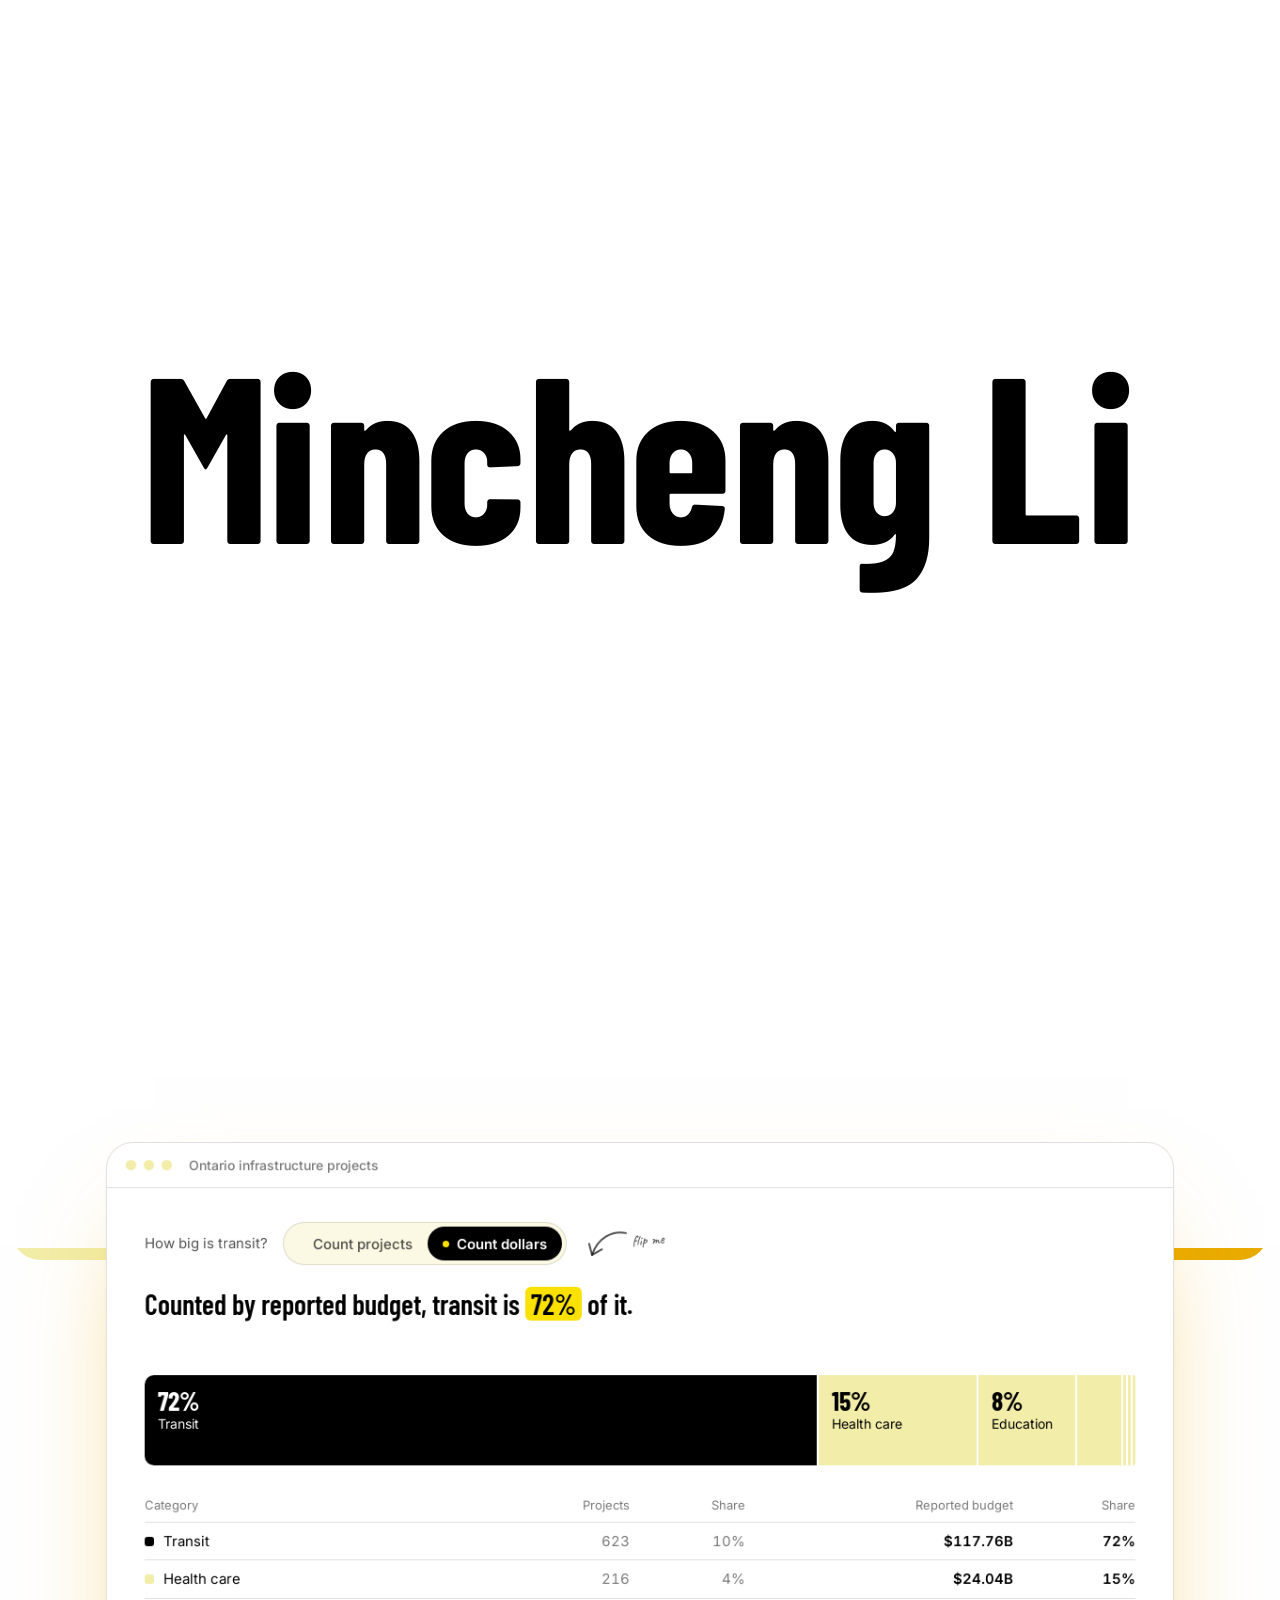
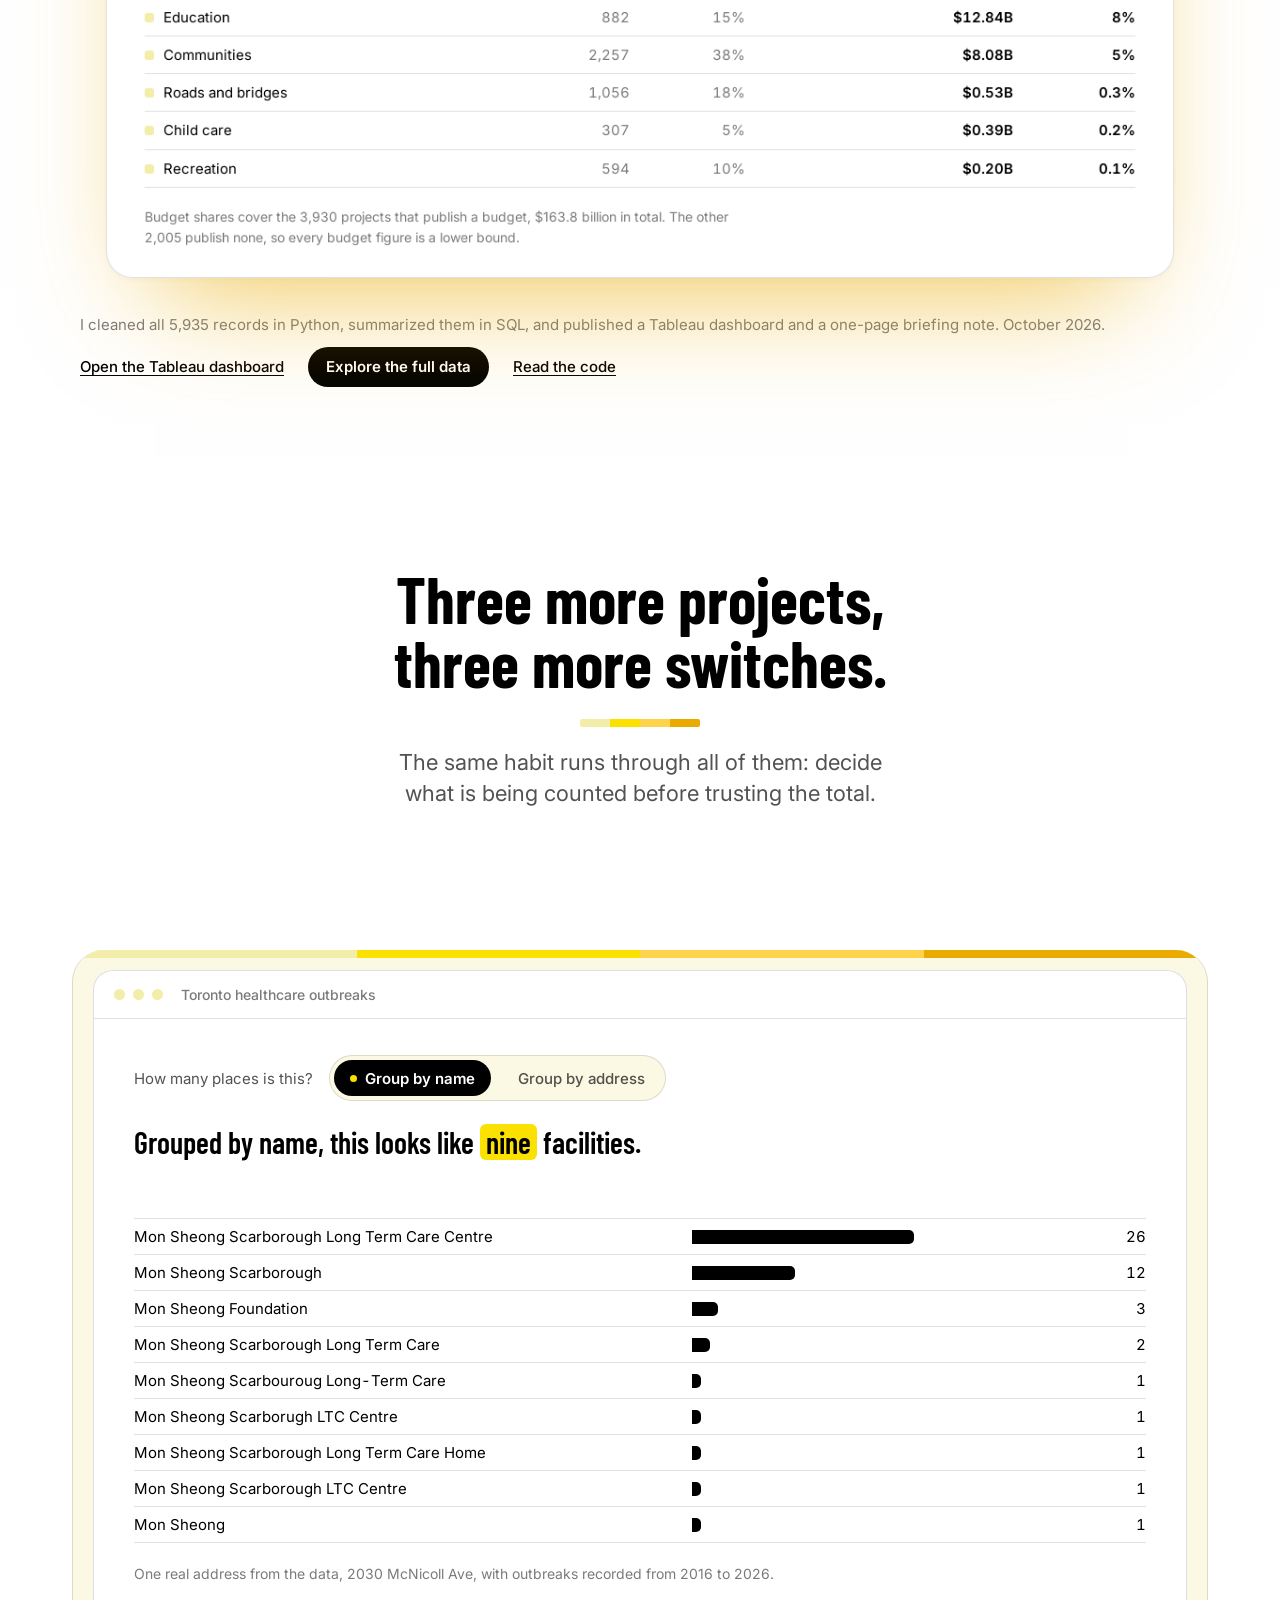
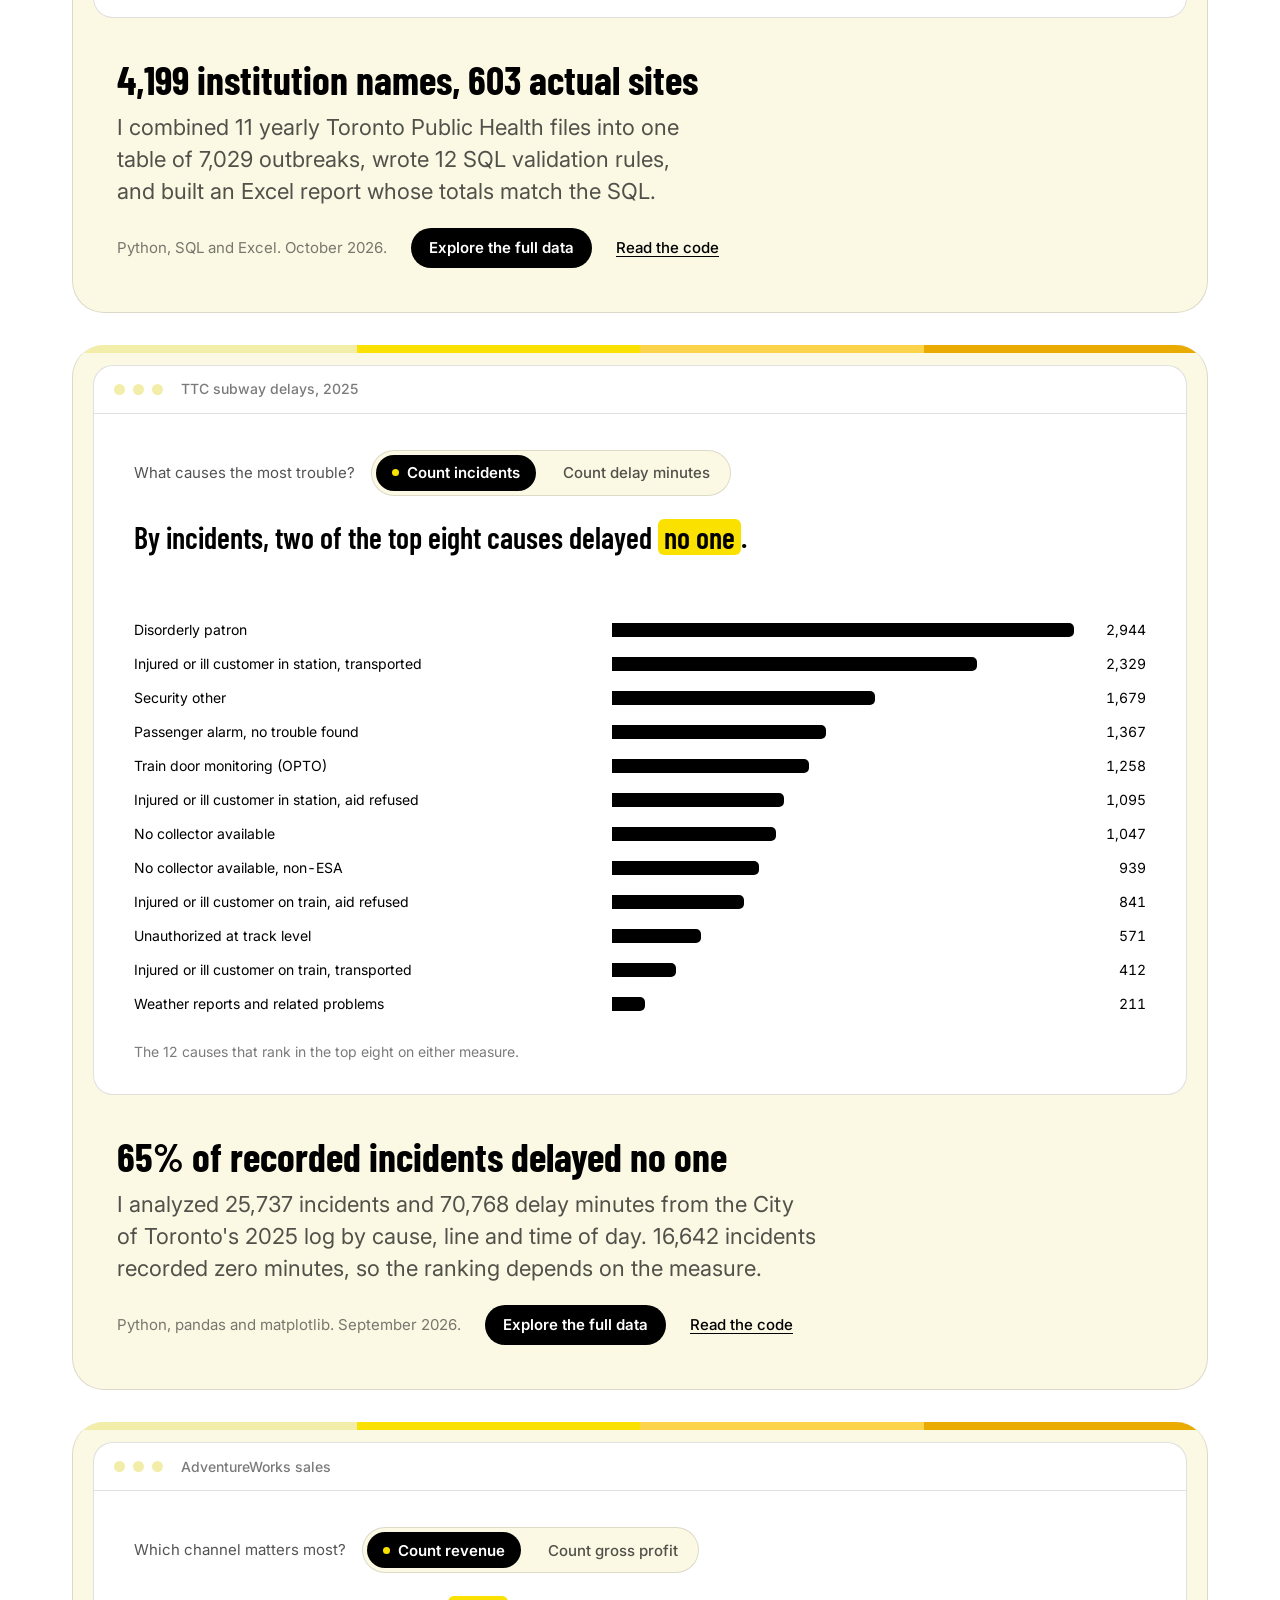
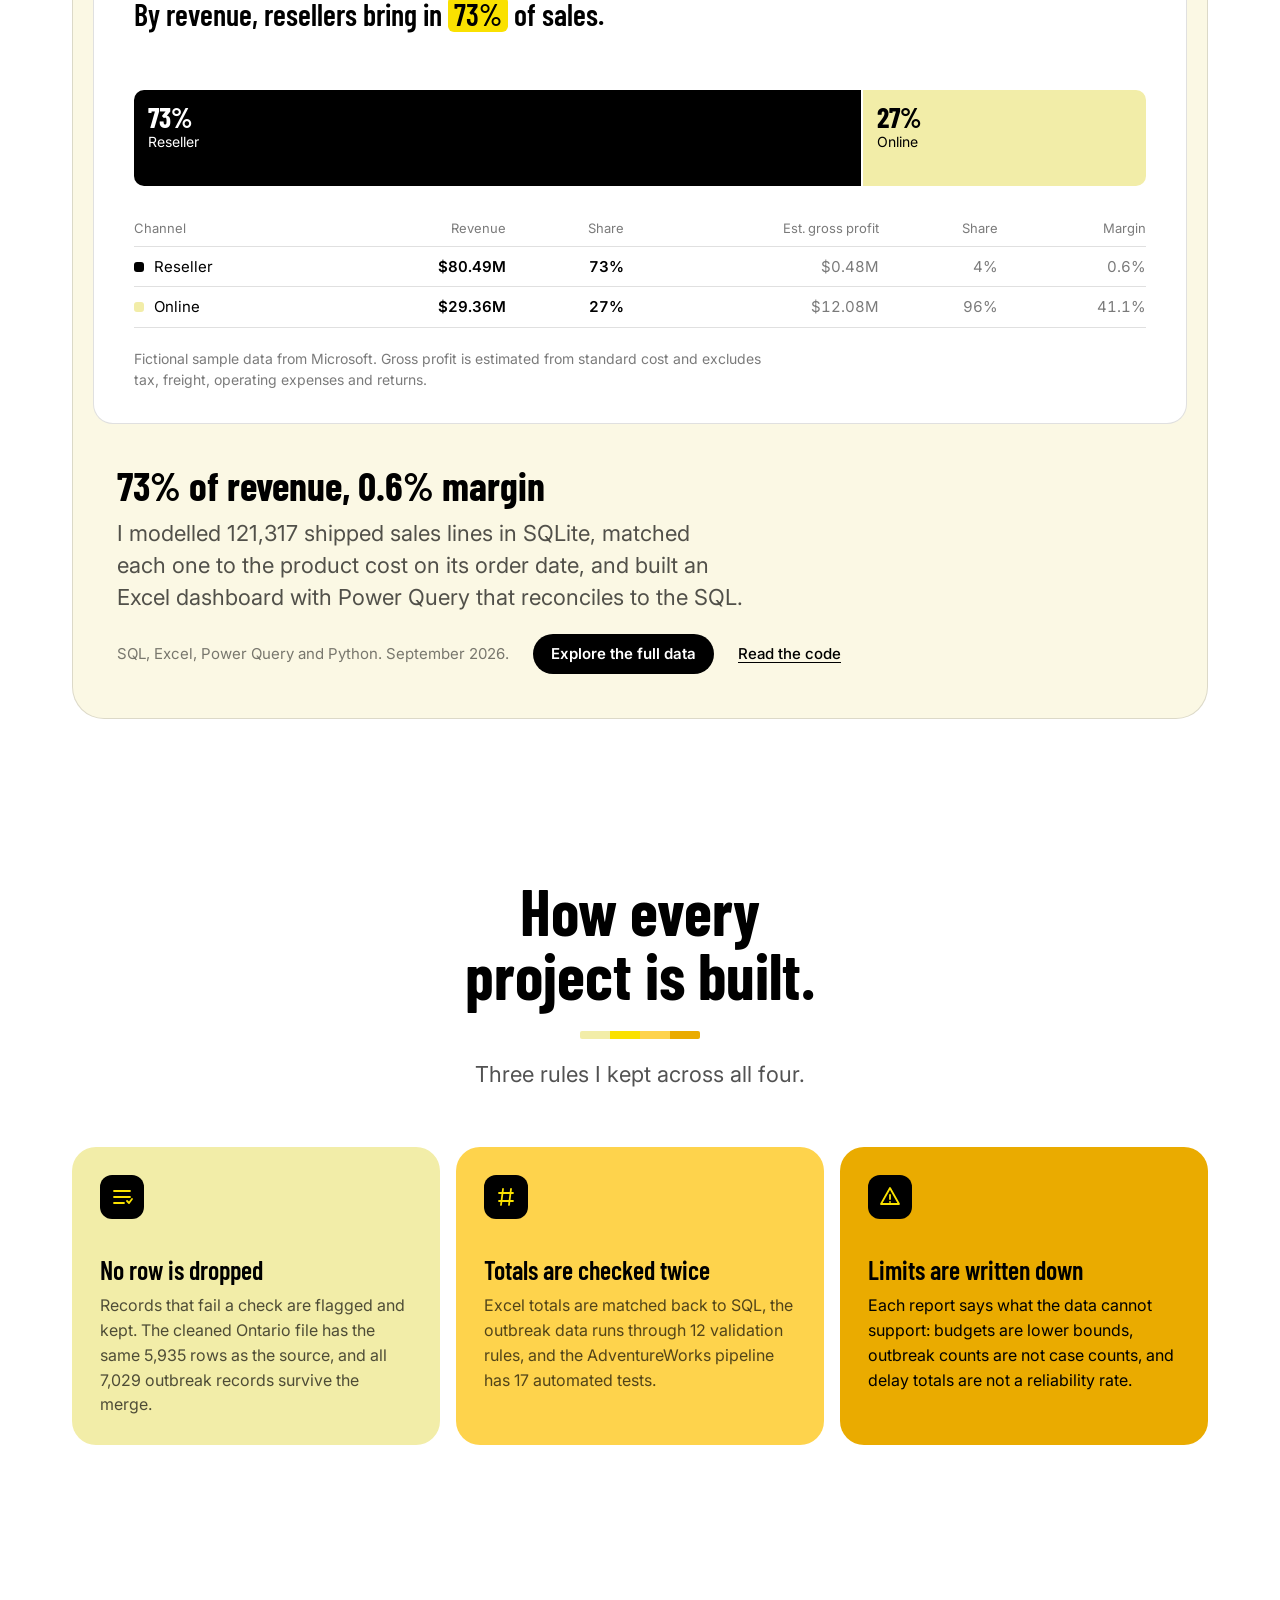
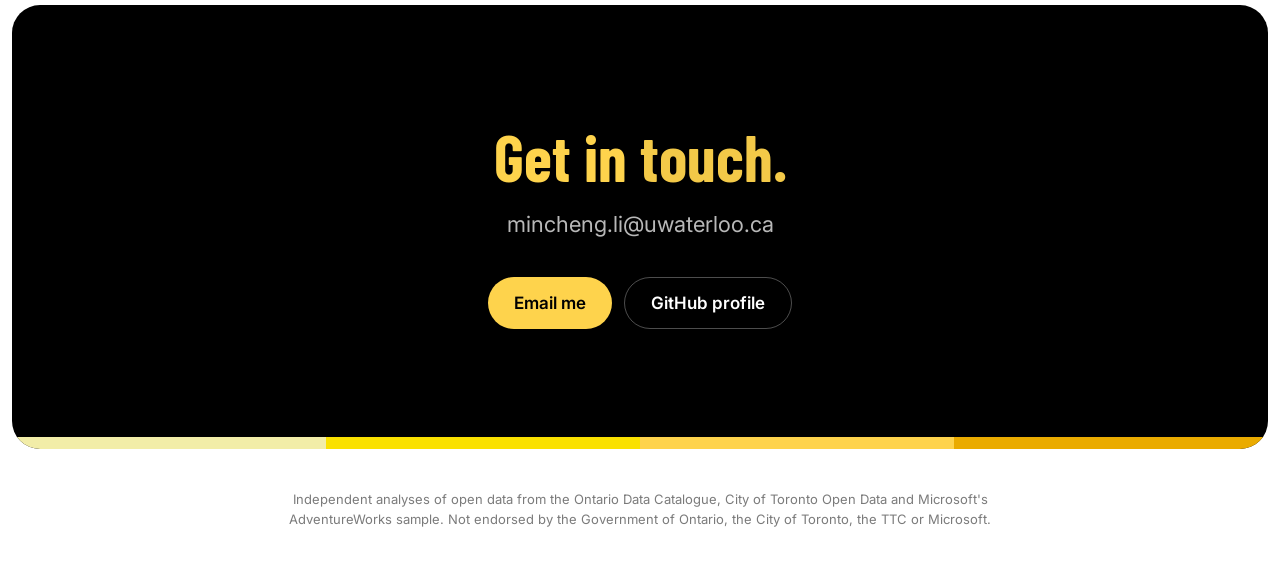
<file: index.html>
<!doctype html>
<html lang="en">
<head>
<meta charset="utf-8">
<meta name="viewport" content="width=device-width, initial-scale=1">
<title>Mincheng Li | Data projects</title>
<meta name="description" content="Four public-data projects by Mincheng Li. Each one turns on a choice about what to measure.">
<script>(() => {
  const root = document.documentElement; root.classList.add('js');
  // Play the opening on a fresh arrival or a refresh; skip it when coming back from another page of this site
  let seen = false;
  try {
    const nav = performance.getEntriesByType('navigation')[0];
    const fromSite = document.referrer && new URL(document.referrer).origin === location.origin && new URL(document.referrer).pathname !== location.pathname;
    seen = !(nav && nav.type === 'reload') && (fromSite || (nav && nav.type === 'back_forward'));
  } catch (e) {}
  if (seen) root.classList.add('seen');
  else if (!matchMedia('(prefers-reduced-motion: reduce)').matches) root.classList.add('intro-run');
})()</script>
<link rel="preconnect" href="https://fonts.googleapis.com">
<link rel="preconnect" href="https://fonts.gstatic.com" crossorigin>
<link href="https://fonts.googleapis.com/css2?family=Barlow+Condensed:wght@500;600;700&family=Inter:wght@400;500;600&family=Caveat:wght@500&display=swap" rel="stylesheet">
<style>
:root {
  color-scheme: light;
  --page: #ffffff;      --page-rgb: 255, 255, 255;
  --surface: #ffffff;   --surface-rgb: 255, 255, 255;
  --card: #fbf8e4;      --card-rgb: 251, 248, 228;
  --ink: #000000;       --ink-rgb: 0, 0, 0;
  --ink-2: rgba(0, 0, 0, .68);
  --ink-3: rgba(0, 0, 0, .52);
  --line: rgba(0, 0, 0, .12);
  --mute: #f2eda8;
  --key: #000000;       --on-key: #ffffff;
  --neg: #eaab00;
  /* Waterloo yellows, palest to deepest */
  --y1: #f2eda8;        --y1-rgb: 242, 237, 168;
  --y2: #fae100;        --y2-rgb: 250, 225, 0;
  --y3: #fed34c;        --y3-rgb: 254, 211, 76;
  --y4: #eaab00;        --y4-rgb: 234, 171, 0;
  --peach: var(--y1);   --peach-rgb: var(--y1-rgb);
  --pink: var(--y2);    --pink-rgb: var(--y2-rgb);
  --apricot: var(--y3); --apricot-rgb: var(--y3-rgb);
  --ember: var(--y4);   --ember-rgb: var(--y4-rgb);
  --sky: var(--y1);     --sky-rgb: var(--y1-rgb);
  --amber: #000000;     --amber-rgb: 0, 0, 0;
  --stripe: linear-gradient(90deg, var(--y1) 0 25%, var(--y2) 25% 50%, var(--y3) 50% 75%, var(--y4) 75%);
  --display: "Barlow Condensed", "Arial Narrow", Impact, sans-serif;
  --text: "Inter", -apple-system, BlinkMacSystemFont, "Segoe UI", Roboto, sans-serif;
  --hand: "Caveat", "Bradley Hand", cursive;
  --ease: cubic-bezier(.2, .7, .2, 1);
  --morph: cubic-bezier(.6, 0, .2, 1);
}
* { box-sizing: border-box; }
html { -webkit-text-size-adjust: 100%; scroll-behavior: smooth; scroll-padding-top: 96px; }
body { margin: 0; background: var(--page); color: var(--ink); font: 17px/1.55 var(--text); overflow-x: hidden; }
a { color: inherit; text-decoration-thickness: 1px; text-underline-offset: 3px; }
a:hover { text-decoration-thickness: 2px; }
:focus-visible { outline: 3px solid var(--amber); outline-offset: 3px; border-radius: 6px; }
.num { font-variant-numeric: tabular-nums; }
.wrap { max-width: 1200px; margin: 0 auto; padding: 0 32px; }
mark { background: var(--apricot); color: var(--ink); padding: 0 .2em; border-radius: 6px; }

/* Nav */
.nav {
  position: fixed; z-index: 20; top: 20px; left: 50%; transform: translateX(-50%);
  display: flex; align-items: center; gap: 28px; height: 56px; padding: 0 8px 0 22px; border-radius: 999px;
  background: rgba(var(--surface-rgb), .72); border: 1px solid var(--line);
  -webkit-backdrop-filter: blur(12px); backdrop-filter: blur(12px);
  font-size: 14px; font-weight: 500; white-space: nowrap; transition: box-shadow .3s, background-color .3s;
}
.nav.scrolled { background: rgba(var(--surface-rgb), .9); box-shadow: 0 16px 32px -16px rgba(var(--ink-rgb), .28); }
.nav strong { font: 600 16px var(--display); letter-spacing: 0; }
.nav a { text-decoration: none; color: var(--ink-2); transition: color .2s; }
.nav a:hover { color: var(--ink); }
.nav .links { display: flex; gap: 2px; }
.nav .links a { height: 40px; padding: 0 14px; border-radius: 999px; display: inline-flex; align-items: center; transition: color .2s, background-color .3s; }
.nav .links a.on, .nav .links a.on:hover { background: var(--ink); color: var(--page); font-weight: 600; }
.nav a.pill { background: var(--apricot); color: var(--ink); height: 40px; padding: 0 18px; border-radius: 999px; display: inline-flex; align-items: center; font-weight: 600; transition: background-color .2s; }
.nav a.pill:hover { background: var(--ember); color: var(--ink); }

/* Buttons and chips */
.btn {
  display: inline-flex; align-items: center; height: 52px; padding: 0 26px; border-radius: 999px;
  font: 600 17px var(--text); text-decoration: none; transition: transform .25s var(--ease), box-shadow .25s var(--ease), background-color .2s;
}
.btn.primary { background: var(--ink); color: var(--page); }
.btn.primary:hover { transform: translateY(-2px); box-shadow: 0 18px 30px -14px rgba(var(--apricot-rgb), .8); }
.btn.ghost { background: rgba(var(--surface-rgb), .7); color: var(--ink); border: 1px solid var(--line); }
.btn.ghost:hover { transform: translateY(-2px); background: var(--surface); box-shadow: 0 14px 26px -16px rgba(var(--ink-rgb), .35); }
.btn:active { transform: scale(.98); }
.chips { display: flex; flex-wrap: wrap; justify-content: center; gap: 8px; list-style: none; margin: 0; padding: 0; }
.chips li { height: 32px; padding: 0 14px; border-radius: 999px; display: inline-flex; align-items: center; font-size: 14px; font-weight: 500; color: var(--ink-2); background: rgba(var(--surface-rgb), .6); border: 1px solid var(--line); }

/* Hero */
.hero { position: relative; margin: 12px; border-radius: 28px; overflow: hidden; padding: 180px 24px 240px; text-align: center; isolation: isolate; }
.wash, .wash::after { position: absolute; inset: 0; z-index: -1; }
.wash {
  background:
    radial-gradient(50% 55% at 50% 46%, rgba(var(--y1-rgb), .9), transparent 76%),
    radial-gradient(55% 75% at 8% 8%, rgba(var(--y4-rgb), .95), transparent 62%),
    radial-gradient(45% 65% at 94% 14%, rgba(var(--y2-rgb), .95), transparent 62%),
    radial-gradient(40% 55% at 88% 100%, rgba(var(--y1-rgb), .9), transparent 62%),
    radial-gradient(60% 55% at 22% 104%, rgba(var(--y4-rgb), .85), transparent 62%),
    var(--y3);
  background-size: 100% 100%, 150% 150%, 150% 150%, 150% 150%, 150% 150%, auto;
  animation: drift 40s ease-in-out infinite alternate;
}
.wash::after { content: ""; opacity: .18; mix-blend-mode: overlay; background-image: url("data:image/svg+xml,%3Csvg xmlns='http://www.w3.org/2000/svg' width='160' height='160'%3E%3Cfilter id='n'%3E%3CfeTurbulence type='fractalNoise' baseFrequency='.9' numOctaves='2' stitchTiles='stitch'/%3E%3C/filter%3E%3Crect width='100%25' height='100%25' filter='url(%23n)'/%3E%3C/svg%3E"); }
@keyframes drift {
  from { background-position: 0 0, 0% 0%, 100% 0%, 100% 100%, 0% 100%, 0 0; }
  to { background-position: 0 0, 40% 30%, 60% 40%, 70% 60%, 30% 70%, 0 0; }
}
.hero .who { display: inline-block; font: 700 30px/1 var(--display); letter-spacing: 0; margin: 0 0 24px; transform-origin: 50% 50%; }
.hero h1 { font: 700 clamp(52px, 8.6vw, 124px)/.92 var(--display); letter-spacing: 0; margin: 0 auto 24px; max-width: 12ch; text-wrap: balance; }
.lead { font: 400 clamp(18px, 1.8vw, 22px)/1.45 var(--text); letter-spacing: 0; color: var(--ink-2); max-width: 30em; margin: 0 auto; text-wrap: balance; }
.hero .cta { display: flex; flex-wrap: wrap; justify-content: center; gap: 12px; margin: 36px 0 28px; }

/* Window */
.window { background: var(--surface); border: 1px solid var(--line); border-radius: 28px; box-shadow: 0 60px 120px -50px rgba(var(--ember-rgb), .7), 0 2px 6px rgba(var(--ink-rgb), .04); text-align: left; overflow: hidden; }
.window .bar { display: flex; align-items: center; gap: 8px; height: 48px; padding: 0 20px; border-bottom: 1px solid var(--line); font-size: 14px; font-weight: 500; color: var(--ink-3); }
.window .bar i { width: 11px; height: 11px; border-radius: 50%; background: var(--mute); }
.window .bar span { margin-left: 10px; }
.window .body { padding: 36px 40px 32px; }
.hero-window { position: relative; z-index: 2; margin-top: -170px; transform-origin: 50% 0; will-change: transform; }

.ask { position: relative; display: flex; flex-wrap: wrap; align-items: center; gap: 12px 16px; margin-bottom: 24px; }
.ask > span { font-size: 15px; color: var(--ink-2); }
.switch { display: inline-flex; padding: 4px; border-radius: 999px; background: var(--card); border: 1px solid var(--line); }
.switch button { font: 500 15px/1 var(--text); color: var(--ink-2); background: none; border: 0; border-radius: 999px; height: 36px; min-height: 36px; padding: 0 16px; cursor: pointer; display: inline-flex; align-items: center; gap: 8px; transition: background-color .3s, color .3s; }
.switch button::before { content: ""; width: 7px; height: 7px; border-radius: 50%; background: var(--amber); transform: scale(0); transition: transform .3s var(--ease); margin-left: -4px; }
.switch button:hover { color: var(--ink); }
.switch button[aria-pressed="true"] { background: var(--ink); color: var(--page); font-weight: 600; }
.switch button[aria-pressed="true"]::before { transform: scale(1); background: var(--apricot); margin-left: 0; }
.hint { margin-left: 4px; font: 500 24px/1 var(--hand); color: var(--amber); transform: rotate(-5deg); pointer-events: none; white-space: nowrap; }
.hint svg { display: inline-block; vertical-align: -14px; margin-right: 4px; }
.says { font: 600 clamp(21px, 2.4vw, 30px)/1.15 var(--display); letter-spacing: 0; margin: 0 0 24px; min-height: 2.3em; max-width: 26em; }
.foot { font-size: 14px; color: var(--ink-3); margin: 20px 0 0; max-width: 72ch; }

/* Strip */
.strip { display: flex; gap: 2px; height: 96px; }
.seg { flex: 1 0 0; min-width: 3px; background: var(--mute); overflow: hidden; white-space: nowrap; padding: 12px 14px; font-size: 14px; line-height: 1.3; transition: flex-grow .7s var(--morph); }
.seg:first-child { border-radius: 10px 0 0 10px; } .seg:last-child { border-radius: 0 10px 10px 0; }
.seg.key { background: var(--key); color: var(--on-key); }
.seg b { display: block; font: 700 28px/1.1 var(--display); letter-spacing: 0; }
.seg span { display: block; overflow: hidden; text-overflow: ellipsis; }
.seg.tight { padding: 0; } .seg.tight > * { visibility: hidden; }

table.vals { width: 100%; border-collapse: collapse; margin-top: 24px; font-size: 15px; }
.vals th, .vals td { text-align: right; padding: 8px 0 8px 16px; border-bottom: 1px solid var(--line); font-weight: 400; }
.vals th:first-child, .vals td:first-child { text-align: left; padding-left: 0; }
.vals thead th { font-size: 13px; color: var(--ink-3); }
.vals td { color: var(--ink-3); transition: color .3s; }
.vals td:first-child { color: var(--ink); }
.vals i { display: inline-block; width: 10px; height: 10px; border-radius: 3px; background: var(--mute); margin-right: 10px; }
.vals i.key { background: var(--key); }
[data-m="a"] .vals .a, [data-m="b"] .vals .b { color: var(--ink); font-weight: 600; }

/* Ranked bars */
.rank { position: relative; --row: 34px; }
.rank .r { position: absolute; left: 0; right: 0; top: 0; height: var(--row); display: grid; grid-template-columns: minmax(0, 46%) minmax(0, 1fr) 60px; gap: 12px; align-items: center; font-size: 14px; transition: transform .7s var(--morph); }
.rank .l, .names .l { white-space: nowrap; overflow: hidden; text-overflow: ellipsis; }
.rank .t, .names .t { height: 14px; }
.bar-fill { height: 100%; min-width: 2px; background: var(--key); border-radius: 0 5px 5px 0; transition: width .7s var(--morph); }
.rank .v, .names .v { text-align: right; }

/* Names */
.names { list-style: none; margin: 0; padding: 0; border-top: 1px solid var(--line); }
.names li { display: grid; grid-template-columns: minmax(0, 54%) minmax(0, 1fr) 32px; gap: 12px; align-items: center; font-size: 15px; height: 36px; border-bottom: 1px solid var(--line); overflow: hidden; transition: height .6s var(--morph), opacity .4s, border-color .4s; }
[data-m="b"] .names li:not(:first-child) { height: 0; opacity: 0; border-color: transparent; }
[data-m="b"] .names li:first-child { height: 56px; font-weight: 600; }

/* Sections */
.statement { padding: 180px 0 140px; text-align: center; }
h2.big::after { content: ""; display: block; width: 120px; height: 8px; margin: 24px auto 0; background: var(--stripe); border-radius: 2px; }
.contact h2.big::after { display: none; }
h2.big { font: 700 clamp(34px, 5vw, 64px)/1 var(--display); letter-spacing: 0; margin: 0 auto 20px; max-width: 16ch; text-wrap: balance; }
.statement h2.big { max-width: 18ch; }
.features { display: grid; gap: 32px; }
.feature { position: relative; background: var(--card); border: 1px solid var(--line); border-radius: 32px; padding: 20px 20px 44px; overflow: hidden; scroll-margin-top: 96px; }
.feature::before { content: ""; position: absolute; inset: 0; pointer-events: none; opacity: 0; transition: opacity .4s; background: radial-gradient(520px circle at var(--mx, 50%) var(--my, 0%), rgba(var(--apricot-rgb), .38), transparent 65%); }
.feature:hover::before { opacity: 1; }
.feature .window { position: relative; box-shadow: none; border-radius: 20px; }
.feature .text { position: relative; padding: 40px 24px 0; max-width: 860px; }
.feature { border-top: 0; }
.feature::after { content: ""; position: absolute; left: 0; right: 0; top: 0; height: 8px; background: var(--stripe); }
.feature .window { margin-top: 8px; }
.feature h3 { font: 700 clamp(26px, 3.2vw, 40px)/1.05 var(--display); letter-spacing: 0; margin: 0 0 12px; }
.feature .lead { margin: 0 0 20px; text-align: left; max-width: none; }
.meta { display: flex; flex-wrap: wrap; align-items: center; gap: 10px 24px; font-size: 15px; color: var(--ink-3); margin: 0; }
.meta a { color: var(--ink); font-weight: 500; }
.meta a.go { text-decoration: none; background: var(--ink); color: var(--page); height: 40px; padding: 0 18px; border-radius: 999px; display: inline-flex; align-items: center; font-weight: 600; transition: transform .25s var(--ease), box-shadow .25s var(--ease); }
.meta a.go:hover { transform: translateY(-2px); box-shadow: 0 14px 26px -14px rgba(var(--apricot-rgb), .9); }
.under { padding: 28px 8px 0; text-align: left; }
.under .meta { margin-top: 0; }

.method { padding: 160px 0 0; text-align: center; }
.method .lead { margin-bottom: 56px; }
.tiles { display: grid; grid-template-columns: repeat(3, minmax(0, 1fr)); gap: 16px; text-align: left; }
.tile { background: var(--y1); border: 0; border-radius: 24px; padding: 28px; }
.tile svg { width: 44px; height: 44px; padding: 10px; border-radius: 12px; background: var(--ink); color: var(--y2); margin-bottom: 28px; }
.tile h3 { font: 600 21px/1.2 var(--display); letter-spacing: 0; margin: 0 0 8px; }
.tile p { margin: 0; color: var(--ink-2); font-size: 16px; }
.tile:nth-child(2) { background: var(--y3); }
.tile:nth-child(3) { background: var(--y4); }
.tile:nth-child(3) p { color: var(--ink); }
.tile h3 { font-size: 26px; }

.contact { position: relative; margin: 160px 12px 12px; border-radius: 28px; overflow: hidden; padding: 120px 24px; text-align: center; isolation: isolate; }
/* Hero headline entrance: each line arrives its own way, then "changes." grows in from small, overshoots and settles */
.intro .l { display: block; }
.js .intro .l { opacity: 0; animation: 1.5s var(--ease) forwards; }
.js .intro .l1 { animation-name: in-drop; animation-delay: .3s; }
.js .intro .l2 { animation-name: in-up; animation-delay: .75s; }
.js .intro .l3 { animation-name: in-left; animation-delay: 1.2s; }
.js .intro .l4 { animation-name: in-right; animation-delay: 1.65s; }
.js .intro .l5 { animation: grow-in 2.4s cubic-bezier(.3, 0, .3, 1) forwards 2.1s; }
@keyframes in-drop { from { opacity: 0; transform: translateY(-.35em); } to { opacity: 1; transform: none; } }
@keyframes in-up { from { opacity: 0; transform: translateY(.8em); } to { opacity: 1; transform: none; } }
@keyframes in-left { from { opacity: 0; transform: translateX(-1.6em); } to { opacity: 1; transform: none; } }
@keyframes in-right { from { opacity: 0; transform: translateX(1.6em); } to { opacity: 1; transform: none; } }
@keyframes in-fade { to { opacity: 1; } }
@keyframes grow-in { 0% { opacity: 0; transform: scale(.35); } 25% { opacity: 1; } 60% { transform: scale(1.12); } 100% { opacity: 1; transform: scale(1); } }
/* Opening: the name fills the screen, moves up into place, then the headline starts (.go) */
.js:not(.seen) .hero:not(.go) .intro .l, .js:not(.seen) .hero:not(.go) .fade-in { animation-name: none !important; }
.hero .who .ch { display: inline-block; white-space: pre; }
.js.intro-run .nav, .js.intro-run .hero .who { opacity: 0; }
/* Later page views in the same visit: no opening, headline already in place */
.js.seen .intro .l, .js.seen .hero .fade-in { animation: none !important; opacity: 1; transform: none; }
.nav { transition: opacity .8s ease, box-shadow .3s, background-color .3s; }
.js.intro-run body { overflow: hidden; }
.js .hero .lead.fade-in, .js .hero .cta.fade-in, .js .hero .chips.fade-in { animation-delay: 3.9s; animation-duration: 1.2s; }
/* Home hero: plain white, no moving gradient */
.hero { background: var(--page); }
.hero .wash { display: none; }
.contact { background: var(--ink); color: var(--on-key); }
.contact .wash { display: none; }
.contact h2.big { color: var(--y3); }
.contact .lead { color: rgba(255, 255, 255, .72); }
.contact .btn.primary { background: var(--y3); color: var(--ink); }
.contact .btn.ghost { background: transparent; color: var(--on-key); border-color: rgba(255, 255, 255, .3); }
.contact .btn.ghost:hover { background: rgba(255, 255, 255, .1); }
.contact .cta { display: flex; flex-wrap: wrap; justify-content: center; gap: 12px; margin-top: 36px; }
footer { padding: 28px 32px 40px; text-align: center; font-size: 13px; color: var(--ink-3); max-width: 780px; margin: 0 auto; }

.toast { position: fixed; z-index: 40; left: 50%; bottom: 28px; transform: translate(-50%, 20px); opacity: 0; pointer-events: none; background: var(--ink); color: var(--page); font-size: 15px; font-weight: 500; padding: 12px 18px; border-radius: 999px; box-shadow: 0 18px 36px -16px rgba(var(--ink-rgb), .5); transition: opacity .3s, transform .3s var(--ease); max-width: calc(100vw - 32px); text-align: center; }
.toast.show { opacity: 1; transform: translate(-50%, 0); }
/* Waterloo theme: four-yellow stripe, condensed display type */
.stripe-under::before { content: ""; position: absolute; left: 0; right: 0; bottom: 0; height: 12px; z-index: 1; background: var(--stripe); }
h1 { text-transform: uppercase; }
.nav a.pill { background: var(--y2); color: var(--ink); }
.nav a.pill:hover { background: var(--y3); color: var(--ink); }
.btn.primary:hover { box-shadow: 0 18px 30px -14px rgba(var(--y4-rgb), .9); }
mark { background: var(--y2); color: var(--ink); }
.switch button[aria-pressed="true"]::before { background: var(--y2); }
#tip { position: fixed; z-index: 30; pointer-events: none; opacity: 0; background: var(--ink); color: var(--page); font-size: 13px; font-weight: 500; line-height: 1.4; padding: 7px 10px; border-radius: 8px; max-width: 280px; transition: opacity .1s; }
[data-tip] { cursor: default; }

/* Motion */
.js .rise .w { display: inline-block; opacity: 0; transform: translateY(.5em); animation: rise .8s var(--ease) forwards; animation-delay: calc(var(--i) * 60ms + 120ms); }
@keyframes rise { to { opacity: 1; transform: none; } }
.js .fade-in { opacity: 0; animation: rise .8s var(--ease) .7s forwards; }
.js .rv { opacity: 0; transform: translateY(24px); transition: opacity .8s var(--ease), transform .8s var(--ease); transition-delay: calc(var(--d, 0) * 90ms); }
.js .rv.in { opacity: 1; transform: none; }
.js [data-words] .w { opacity: .15; transition: opacity .25s linear; }

@media (max-width: 1023px) {
  .tiles { grid-template-columns: minmax(0, 1fr); }
  .nav { gap: 12px; padding-left: 18px; }
  .nav .links a { padding: 0 11px; }
  .hint { display: none; }
  .statement { padding: 120px 0 96px; } .method { padding-top: 96px; } .contact { margin-top: 96px; }
}
@media (max-width: 639px) {
  body { font-size: 16px; }
  .wrap { padding: 0 16px; }
  .nav { gap: 6px; top: 12px; padding: 0 6px; max-width: calc(100vw - 16px); font-size: 13px; }
  .nav strong { display: none; }
  .nav .links { min-width: 0; overflow-x: auto; scrollbar-width: none; } .nav .links::-webkit-scrollbar { display: none; }
  .nav .links a { padding: 0 10px; flex: none; }
  .nav a.pill { padding: 0 14px; flex: none; }
  .hero { margin: 8px; padding: 132px 16px 200px; border-radius: 20px; }
  .hero-window { margin-top: -150px; }
  .window { border-radius: 20px; } .window .body { padding: 24px 18px; }
  .strip { height: 76px; } .seg { padding: 8px 10px; } .seg b { font-size: 22px; }
  .vals { font-size: 14px; } .vals th, .vals td { padding-left: 10px; }
  .vals .opt { display: none; }
  .rank { --row: 52px; }
  .rank .r { grid-template-columns: minmax(0, 1fr) 60px; gap: 2px 12px; align-content: center; }
  .rank .l { grid-column: 1 / -1; }
  .names li { grid-template-columns: minmax(0, 1fr) 56px 28px; }
  .feature { border-radius: 24px; padding: 8px 8px 32px; } .feature .text { padding: 28px 12px 0; }
  .switch button { height: 44px; min-height: 44px; padding: 0 14px; }
  .contact { margin: 96px 8px 8px; padding: 88px 16px; border-radius: 20px; }
}
@media (prefers-reduced-motion: reduce) {
  html { scroll-behavior: auto; }
  *, *::before, *::after { animation: none !important; transition: none !important; }
  .js .rise .w, .js .intro .l, .js .fade-in, .js .rv, .js [data-words] .w { opacity: 1; transform: none; }
  .hero-window { transform: none !important; }
}
</style>
</head>
<body>

<nav class="nav" aria-label="Main">
  <strong>Mincheng Li</strong>
  <span class="links">
    <a href="#ontario">Ontario</a>
    <a href="#outbreaks">Outbreaks</a>
    <a href="#ttc">TTC</a>
    <a href="#adventureworks">AdventureWorks</a>
  </span>
  <a class="pill" href="mailto:mincheng.li@uwaterloo.ca">Email me</a>
</nav>

<main>
  <header class="hero stripe-under">
    <div class="wash" aria-hidden="true"></div>
    <p class="who" aria-label="Mincheng Li">Mincheng Li</p>
    <h1 class="intro"><span class="l l1">Change</span> <span class="l l2">what you</span> <span class="l l3">count and</span> <span class="l l4">the answer</span> <span class="l l5">changes.</span></h1>
    <p class="lead fade-in">Four projects built on public data. Each one comes down to a choice about what to measure, and you can flip that choice yourself.</p>
    <div class="cta fade-in">
      <a class="btn primary" href="#ontario">Try the first switch</a>
      <a class="btn ghost" href="https://github.com/Min-star-code">See the code on GitHub</a>
    </div>
    <ul class="chips fade-in" aria-label="Tools used">
      <li>SQL</li><li>Python</li><li>pandas</li><li>Tableau Public</li><li>Excel</li><li>Power Query</li>
    </ul>
  </header>

  <div class="wrap">
    <!-- Ontario -->
    <section id="ontario">
      <figure class="window hero-window demo" data-demo="ontario" data-m="a" style="margin-left:0;margin-right:0;margin-bottom:0">
        <div class="bar" aria-hidden="true"><i></i><i></i><i></i><span>Ontario infrastructure projects</span></div>
        <div class="body">
          <div class="ask"><span>How big is transit?</span>
            <div class="switch" role="group" aria-label="Measure">
              <button data-m="a" aria-pressed="true">Count projects</button>
              <button data-m="b" aria-pressed="false">Count dollars</button>
            </div>
            <span class="hint" aria-hidden="true"><svg width="46" height="34" viewBox="0 0 46 34" fill="none" stroke="currentColor" stroke-width="2" stroke-linecap="round" stroke-linejoin="round"><path d="M44 6C30 2 14 8 6 26"/><path d="M4 14l2 12 11-5"/></svg>flip me</span>
          </div>
          <p class="says" aria-live="polite"></p>
          <div class="strip num"></div>
          <table class="vals num">
            <thead><tr><th scope="col">Category</th><th scope="col">Projects</th><th scope="col" class="opt">Share</th><th scope="col">Reported budget</th><th scope="col" class="opt">Share</th></tr></thead>
            <tbody></tbody>
          </table>
          <figcaption class="foot">Budget shares cover the 3,930 projects that publish a budget, $163.8 billion in total. The other 2,005 publish none, so every budget figure is a lower bound.</figcaption>
        </div>
      </figure>
      <div class="under rv">
        <p class="meta"><span>I cleaned all 5,935 records in Python, summarized them in SQL, and published a Tableau dashboard and a one-page briefing note. October 2026.</span>
          <a href="https://public.tableau.com/app/profile/mincheng.li/viz/OntarioBuildsInfrastructureProjects">Open the Tableau dashboard</a>
          <a class="go" href="projects/ontario.html">Explore the full data</a>
          <a href="https://github.com/Min-star-code/ontario-infrastructure-analysis">Read the code</a></p>
      </div>
    </section>

    <section class="statement">
      <h2 class="big" data-split data-words>Three more projects, three more switches.</h2>
      <p class="lead rv">The same habit runs through all of them: decide what is being counted before trusting the total.</p>
    </section>

    <div class="features">
      <!-- Outbreaks -->
      <section class="feature rv" id="outbreaks">
        <figure class="window demo" data-demo="outbreaks" data-m="a" style="margin:0">
          <div class="bar" aria-hidden="true"><i></i><i></i><i></i><span>Toronto healthcare outbreaks</span></div>
          <div class="body">
            <div class="ask"><span>How many places is this?</span>
              <div class="switch" role="group" aria-label="Grouping">
                <button data-m="a" aria-pressed="true">Group by name</button>
                <button data-m="b" aria-pressed="false">Group by address</button>
              </div>
            </div>
            <p class="says" aria-live="polite"></p>
            <ul class="names num"></ul>
            <figcaption class="foot">One real address from the data, 2030 McNicoll Ave, with outbreaks recorded from 2016 to 2026.</figcaption>
          </div>
        </figure>
        <div class="text">
          <h3>4,199 institution names, 603 actual sites</h3>
          <p class="lead">I combined 11 yearly Toronto Public Health files into one table of 7,029 outbreaks, wrote 12 SQL validation rules, and built an Excel report whose totals match the SQL.</p>
          <p class="meta"><span>Python, SQL and Excel. October 2026.</span><a class="go" href="projects/outbreaks.html">Explore the full data</a>
          <a href="https://github.com/Min-star-code/toronto-outbreak-data-quality">Read the code</a></p>
        </div>
      </section>

      <!-- TTC -->
      <section class="feature rv" id="ttc">
        <figure class="window demo" data-demo="ttc" data-m="a" style="margin:0">
          <div class="bar" aria-hidden="true"><i></i><i></i><i></i><span>TTC subway delays, 2025</span></div>
          <div class="body">
            <div class="ask"><span>What causes the most trouble?</span>
              <div class="switch" role="group" aria-label="Measure">
                <button data-m="a" aria-pressed="true">Count incidents</button>
                <button data-m="b" aria-pressed="false">Count delay minutes</button>
              </div>
            </div>
            <p class="says" aria-live="polite"></p>
            <div class="rank num"></div>
            <figcaption class="foot">The 12 causes that rank in the top eight on either measure.</figcaption>
          </div>
        </figure>
        <div class="text">
          <h3>65% of recorded incidents delayed no one</h3>
          <p class="lead">I analyzed 25,737 incidents and 70,768 delay minutes from the City of Toronto's 2025 log by cause, line and time of day. 16,642 incidents recorded zero minutes, so the ranking depends on the measure.</p>
          <p class="meta"><span>Python, pandas and matplotlib. September 2026.</span><a class="go" href="projects/ttc.html">Explore the full data</a>
          <a href="https://github.com/Min-star-code/ttc-subway-delay-analysis">Read the code</a></p>
        </div>
      </section>

      <!-- AdventureWorks -->
      <section class="feature rv" id="adventureworks">
        <figure class="window demo" data-demo="aw" data-m="a" style="margin:0">
          <div class="bar" aria-hidden="true"><i></i><i></i><i></i><span>AdventureWorks sales</span></div>
          <div class="body">
            <div class="ask"><span>Which channel matters most?</span>
              <div class="switch" role="group" aria-label="Measure">
                <button data-m="a" aria-pressed="true">Count revenue</button>
                <button data-m="b" aria-pressed="false">Count gross profit</button>
              </div>
            </div>
            <p class="says" aria-live="polite"></p>
            <div class="strip num"></div>
            <table class="vals num">
              <thead><tr><th scope="col">Channel</th><th scope="col">Revenue</th><th scope="col" class="opt">Share</th><th scope="col">Est. gross profit</th><th scope="col" class="opt">Share</th><th scope="col">Margin</th></tr></thead>
              <tbody></tbody>
            </table>
            <figcaption class="foot">Fictional sample data from Microsoft. Gross profit is estimated from standard cost and excludes tax, freight, operating expenses and returns.</figcaption>
          </div>
        </figure>
        <div class="text">
          <h3>73% of revenue, 0.6% margin</h3>
          <p class="lead">I modelled 121,317 shipped sales lines in SQLite, matched each one to the product cost on its order date, and built an Excel dashboard with Power Query that reconciles to the SQL.</p>
          <p class="meta"><span>SQL, Excel, Power Query and Python. September 2026.</span><a class="go" href="projects/adventureworks.html">Explore the full data</a>
          <a href="https://github.com/Min-star-code/adventureworks-sales-analysis">Read the code</a></p>
        </div>
      </section>
    </div>

    <section class="method">
      <h2 class="big" data-split data-words>How every project is built.</h2>
      <p class="lead rv">Three rules I kept across all four.</p>
      <div class="tiles">
        <article class="tile rv" style="--d:0">
          <svg viewBox="0 0 24 24" fill="none" stroke="currentColor" stroke-width="1.8" stroke-linecap="round" stroke-linejoin="round" aria-hidden="true"><path d="M4 6h16M4 12h16M4 18h10"/><path d="M17 16l2 2 3-4"/></svg>
          <h3>No row is dropped</h3>
          <p>Records that fail a check are flagged and kept. The cleaned Ontario file has the same 5,935 rows as the source, and all 7,029 outbreak records survive the merge.</p>
        </article>
        <article class="tile rv" style="--d:1">
          <svg viewBox="0 0 24 24" fill="none" stroke="currentColor" stroke-width="1.8" stroke-linecap="round" stroke-linejoin="round" aria-hidden="true"><path d="M5 8h14M5 16h14"/><path d="M9 4l-2 16M17 4l-2 16"/></svg>
          <h3>Totals are checked twice</h3>
          <p>Excel totals are matched back to SQL, the outbreak data runs through 12 validation rules, and the AdventureWorks pipeline has 17 automated tests.</p>
        </article>
        <article class="tile rv" style="--d:2">
          <svg viewBox="0 0 24 24" fill="none" stroke="currentColor" stroke-width="1.8" stroke-linecap="round" stroke-linejoin="round" aria-hidden="true"><path d="M12 3l9 16H3z"/><path d="M12 10v4M12 17h.01"/></svg>
          <h3>Limits are written down</h3>
          <p>Each report says what the data cannot support: budgets are lower bounds, outbreak counts are not case counts, and delay totals are not a reliability rate.</p>
        </article>
      </div>
    </section>
  </div>

  <section class="contact stripe-under" id="contact">
    <div class="wash" aria-hidden="true"></div>
    <h2 class="big" data-split data-words>Get in touch.</h2>
    <p class="lead rv">mincheng.li@uwaterloo.ca</p>
    <div class="cta rv">
      <a class="btn primary" href="mailto:mincheng.li@uwaterloo.ca">Email me</a>
      <a class="btn ghost" href="https://github.com/Min-star-code">GitHub profile</a>
    </div>
  </section>
</main>

<footer>Independent analyses of open data from the Ontario Data Catalogue, City of Toronto Open Data and Microsoft's AdventureWorks sample. Not endorsed by the Government of Ontario, the City of Toronto, the TTC or Microsoft.</footer>
<div id="tip"></div>

<script>
const $ = (s, el = document) => el.querySelector(s), $$ = (s, el = document) => [...el.querySelectorAll(s)];
const fmt = n => n.toLocaleString('en-CA');
const p1 = x => (x < 0.95 ? x.toFixed(1) : Math.round(x)) + '%';
const calm = matchMedia('(prefers-reduced-motion: reduce)').matches;

/* ---- Opening (on arrival and on refresh): letters of the name bounce in one by one, alternating up and down, then the name moves up ---- */
(() => {
  const hero = $('.hero'), who = $('.hero .who'), root = document.documentElement;
  who.innerHTML = [...who.textContent].map(c => `<span class="ch" aria-hidden="true">${c}</span>`).join('');
  const chars = $$('.ch', who);
  const go = () => {
    chars.forEach(c => c.getAnimations().forEach(a => a.cancel()));
    who.style.opacity = ''; who.style.transform = ''; hero.classList.add('go'); root.classList.remove('intro-run');
  };
  if (!root.classList.contains('intro-run')) return go();
  if (scrollY > 40 || !who.animate) return go();
  let started = false;
  const start = () => {
    if (started) return; started = true;
    const r = who.getBoundingClientRect();
    const s = Math.min(innerWidth * .78 / r.width, innerHeight * .38 / r.height);
    const dx = innerWidth / 2 - (r.left + r.width / 2), dy = innerHeight / 2 - (r.top + r.height / 2);
    const big = `translate(${dx}px, ${dy}px) scale(${s})`;
    who.style.transform = big; who.style.opacity = 1;
    const jumps = chars.filter(c => c.textContent.trim()).map((c, i) => {
      const d = i % 2 ? -1 : 1;   // first letter rises from below, the next drops from above, and so on
      return c.animate([
        { transform: `translateY(${d * 1.1}em)`, opacity: 0 },
        { transform: `translateY(${-d * .18}em)`, opacity: 1, offset: .6 },
        { transform: `translateY(${d * .06}em)`, offset: .82 },
        { transform: 'none', opacity: 1 }
      ], { duration: 650, delay: 200 + i * 110, easing: 'cubic-bezier(.3, .7, .4, 1)', fill: 'both' }).finished;
    });
    Promise.all(jumps)
      .then(() => new Promise(r => setTimeout(r, 300)))
      .then(() => {
        const move = who.animate([{ transform: big }, { transform: 'none' }], { duration: 1000, easing: 'cubic-bezier(.65, 0, .35, 1)' });
        who.style.transform = '';
        return move.finished;
      })
      .then(go, go);
  };
  (document.fonts ? Promise.race([document.fonts.ready, new Promise(r => setTimeout(r, 1200))]) : Promise.resolve()).then(start);
})();

/* ---- Proportion strips ---- */
function strip(fig, rows, key, tips) {
  const ta = rows.reduce((s, r) => s + r.a, 0), tb = rows.reduce((s, r) => s + r.b, 0);
  rows.forEach(r => { r.pa = r.a / ta * 100; r.pb = r.b / tb * 100; });
  const el = $('.strip', fig);
  el.innerHTML = rows.map(r => `<div class="seg${r.name === key ? ' key' : ''}"><b></b><span>${r.name}</span></div>`).join('');
  const segs = [...el.children];
  const fit = () => { const m = fig.dataset.m, w = el.clientWidth; segs.forEach((s, i) => s.classList.toggle('tight', rows[i]['p' + m] / 100 * w < 64)); };
  addEventListener('resize', fit);
  return m => {
    segs.forEach((s, i) => { const r = rows[i], p = r['p' + m]; s.style.flexGrow = Math.max(p, .01); s.firstChild.textContent = p1(p); s.dataset.tip = tips(r, m); });
    fit();
  };
}

/* Ontario: reports/q1.csv */
const ont = [['Transit', 623, 117.76], ['Health care', 216, 24.04], ['Education', 882, 12.84], ['Communities', 2257, 8.08],
  ['Roads and bridges', 1056, 0.53], ['Child care', 307, 0.39], ['Recreation', 594, 0.20]].map(([name, a, b]) => ({ name, a, b }));
const figO = $('[data-demo="ontario"]');
const drawO = strip(figO, ont, 'Transit', (r, m) => m === 'a'
  ? `${r.name}: ${fmt(r.a)} of 5,935 projects (${p1(r.pa)})` : `${r.name}: $${r.b.toFixed(2)}B of $163.8B reported (${p1(r.pb)})`);
$('tbody', figO).innerHTML = ont.map(r => `<tr><td><i class="${r.name === 'Transit' ? 'key' : ''}"></i>${r.name}</td>
  <td class="a">${fmt(r.a)}</td><td class="a opt">${p1(r.pa)}</td><td class="b">$${r.b.toFixed(2)}B</td><td class="b opt">${p1(r.pb)}</td></tr>`).join('');

/* AdventureWorks: data/processed/controls.csv ($ millions) */
const aw = [{ name: 'Reseller', a: 80.4877, b: 0.4769, mg: '0.6%' }, { name: 'Online', a: 29.3587, b: 12.0809, mg: '41.1%' }];
const figA = $('[data-demo="aw"]');
const drawA = strip(figA, aw, 'Reseller', (r, m) => m === 'a'
  ? `${r.name}: $${r.a.toFixed(2)}M of $109.85M revenue (${p1(r.pa)})` : `${r.name}: $${r.b.toFixed(2)}M of $12.56M estimated gross profit (${p1(r.pb)})`);
$('tbody', figA).innerHTML = aw.map(r => `<tr><td><i class="${r.name === 'Reseller' ? 'key' : ''}"></i>${r.name}</td>
  <td class="a">$${r.a.toFixed(2)}M</td><td class="a opt">${p1(r.pa)}</td><td class="b">$${r.b.toFixed(2)}M</td><td class="b opt">${p1(r.pb)}</td><td class="b">${r.mg}</td></tr>`).join('');

/* TTC: reports/summary.json by_cause */
const ttc = [['Disorderly patron', 2944, 7646], ['Injured or ill customer in station, transported', 2329, 183],
  ['Security other', 1679, 3418], ['Passenger alarm, no trouble found', 1367, 2955], ['Train door monitoring (OPTO)', 1258, 3406],
  ['Injured or ill customer in station, aid refused', 1095, 155], ['No collector available', 1047, 0], ['No collector available, non-ESA', 939, 0],
  ['Injured or ill customer on train, aid refused', 841, 4797], ['Unauthorized at track level', 571, 3917],
  ['Injured or ill customer on train, transported', 412, 3785], ['Weather reports and related problems', 211, 2745]].map(([name, a, b]) => ({ name, a, b }));
const figT = $('[data-demo="ttc"]'), rank = $('.rank', figT);
rank.innerHTML = ttc.map(r => `<div class="r" data-tip="${r.name}: ${fmt(r.a)} incidents, ${fmt(r.b)} delay minutes"><span class="l">${r.name}</span><span class="t"><div class="bar-fill"></div></span><span class="v"></span></div>`).join('');
const rowsT = [...rank.children];
function drawT(m) {
  const h = parseFloat(getComputedStyle(rank).getPropertyValue('--row')), max = Math.max(...ttc.map(r => r[m]));
  rank.style.height = h * ttc.length + 'px';
  ttc.map((r, i) => i).sort((x, y) => ttc[y][m] - ttc[x][m] || x - y).forEach((i, pos) => {
    rowsT[i].style.transform = `translateY(${pos * h}px)`;
    $('.bar-fill', rowsT[i]).style.width = ttc[i][m] / max * 100 + '%';
    $('.v', rowsT[i]).textContent = fmt(ttc[i][m]);
  });
}
addEventListener('resize', () => drawT(figT.dataset.m));

/* Outbreaks: facility names recorded at 2030 McNicoll Ave */
const names = [['Mon Sheong Scarborough Long Term Care Centre', 26], ['Mon Sheong Scarborough', 12], ['Mon Sheong Foundation', 3],
  ['Mon Sheong Scarborough Long Term Care', 2], ['Mon Sheong Scarbouroug Long-Term Care', 1], ['Mon Sheong Scarborugh LTC Centre', 1],
  ['Mon Sheong Scarborough Long Term Care Home', 1], ['Mon Sheong Scarborough LTC Centre', 1], ['Mon Sheong', 1]];
const figN = $('[data-demo="outbreaks"]'), list = $('.names', figN);
list.innerHTML = names.map(([n, c]) => `<li><span class="l">${n}</span><span class="t"><div class="bar-fill"></div></span><span class="v">${c}</span></li>`).join('');
function drawN(m) {
  [...list.children].forEach((li, i) => {
    const c = m === 'b' && i === 0 ? 48 : names[i][1];
    $('.bar-fill', li).style.width = c / 48 * 100 + '%';
    $('.v', li).textContent = c;
    li.dataset.tip = m === 'b' && i === 0 ? 'All nine names at 2030 McNicoll Ave: 48 outbreaks' : `Recorded as "${names[i][0]}" in ${names[i][1]} outbreak${names[i][1] > 1 ? 's' : ''}`;
  });
}

/* ---- Switches ---- */
const says = {
  ontario: { a: 'Counted by project, transit is <mark>10%</mark> of the list.', b: 'Counted by reported budget, transit is <mark>72%</mark> of it.' },
  outbreaks: { a: 'Grouped by name, this looks like <mark>nine</mark> facilities.', b: 'Grouped by address, it is <mark>one</mark> site with 48 outbreaks.' },
  ttc: { a: 'By incidents, two of the top eight causes delayed <mark>no one</mark>.', b: 'By delay minutes, <mark>medical and track-level</mark> incidents move up.' },
  aw: { a: 'By revenue, resellers bring in <mark>73%</mark> of sales.', b: 'By estimated gross profit, resellers earn <mark>4%</mark> of it.' }
};
const draw = { ontario: drawO, outbreaks: drawN, ttc: drawT, aw: drawA };
$$('figure.demo').forEach(fig => {
  const id = fig.dataset.demo;
  const set = m => {
    fig.dataset.m = m;
    $$('.switch button', fig).forEach(b => b.setAttribute('aria-pressed', b.dataset.m === m));
    $('.says', fig).innerHTML = says[id][m];
    draw[id](m);
  };
  $$('.switch button', fig).forEach(b => b.addEventListener('click', () => { fig.touched = true; set(b.dataset.m); }));
  set('a');
  // Flip once, the first time the chart is properly in view
  if (!calm && 'IntersectionObserver' in window) {
    const io = new IntersectionObserver(es => es.forEach(e => {
      if (!e.isIntersecting) return;
      io.disconnect();
      setTimeout(() => { if (!fig.touched) set('b'); }, 900);
    }), { threshold: .55 });
    io.observe($('.switch', fig).parentNode.parentNode);
  }
});
document.fonts && document.fonts.ready.then(() => dispatchEvent(new Event('resize')));

/* ---- Text splitting ---- */
$$('[data-split]').forEach(el => {
  el.innerHTML = el.textContent.trim().split(/\s+/).map((w, i) => `<span class="w" style="--i:${i}">${w}</span>`).join(' ');
});

/* ---- Reveal on enter ---- */
if ('IntersectionObserver' in window) {
  const io = new IntersectionObserver(es => es.forEach(e => { if (e.isIntersecting) { e.target.classList.add('in'); io.unobserve(e.target); } }), { rootMargin: '0px 0px -8% 0px' });
  $$('.rv').forEach(el => io.observe(el));
} else $$('.rv').forEach(el => el.classList.add('in'));

/* ---- Scroll-linked effects (one rAF-throttled handler) ---- */
const nav = $('.nav'), heroWin = $('.hero-window'), wordy = $$('[data-words]');
const navLinks = $$('.nav .links a'), spy = navLinks.map(l => [l.hash.slice(1), document.getElementById(l.hash.slice(1))]);
let ticking = false;
function onScroll() {
  ticking = false;
  const vh = innerHeight;
  nav.classList.toggle('scrolled', scrollY > 40);
  // Highlight the project currently on screen
  let cur = null;
  spy.forEach(([id, el]) => { const b = el.getBoundingClientRect(); if (b.top <= vh * .45 && b.bottom > vh * .3) cur = id; });
  navLinks.forEach(l => { const on = l.hash === '#' + cur; l.classList.toggle('on', on); on ? l.setAttribute('aria-current', 'true') : l.removeAttribute('aria-current'); });
  if (!calm) {
    const r = heroWin.getBoundingClientRect();
    const p = Math.max(0, Math.min(1, (vh - r.top) / (vh * .7)));
    heroWin.style.transform = `translateY(${(1 - p) * 40}px) scale(${.94 + .06 * p})`;
    wordy.forEach(h => {
      const b = h.getBoundingClientRect();
      if (b.bottom < 0 || b.top > vh) return;
      const ws = h.children, q = Math.max(0, Math.min(1, (vh * .92 - b.top) / (vh * .42)));
      for (let i = 0; i < ws.length; i++) ws[i].style.opacity = .15 + .85 * Math.max(0, Math.min(1, q * ws.length - i));
    });
  }
}
addEventListener('scroll', () => { if (!ticking) { ticking = true; requestAnimationFrame(onScroll); } }, { passive: true });
onScroll();

/* ---- Card spotlight ---- */
if (matchMedia('(hover: hover)').matches && !calm) $$('.feature').forEach(c => {
  let raf = 0;
  c.addEventListener('pointermove', e => {
    if (raf) return;
    raf = requestAnimationFrame(() => { raf = 0; const b = c.getBoundingClientRect(); c.style.setProperty('--mx', e.clientX - b.left + 'px'); c.style.setProperty('--my', e.clientY - b.top + 'px'); });
  });
});

/* Email links: open the mail app if there is one, and always copy the address */
(() => {
  const toast = document.createElement('div'); toast.className = 'toast'; toast.setAttribute('role', 'status'); document.body.appendChild(toast);
  let timer;
  document.addEventListener('click', e => {
    const a = e.target.closest && e.target.closest('a[href^="mailto:"]');
    if (!a) return;
    const addr = a.getAttribute('href').slice(7);
    const done = ok => { toast.textContent = ok ? `Email address copied: ${addr}` : `Email: ${addr}`; toast.classList.add('show'); clearTimeout(timer); timer = setTimeout(() => toast.classList.remove('show'), 3200); };
    const legacy = () => { const t = document.createElement('textarea'); t.value = addr; t.style.position = 'fixed'; t.style.opacity = 0; document.body.appendChild(t); t.select(); let ok = false; try { ok = document.execCommand('copy'); } catch (_) {} t.remove(); done(ok); };
    if (navigator.clipboard && navigator.clipboard.writeText) navigator.clipboard.writeText(addr).then(() => done(true), legacy); else legacy();
  });
})();

/* ---- Tooltip ---- */
const tip = $('#tip');
document.addEventListener('pointermove', e => {
  const el = e.target.closest('[data-tip]');
  if (!el) { tip.style.opacity = 0; return; }
  tip.textContent = el.dataset.tip;
  tip.style.left = Math.max(8, Math.min(e.clientX + 14, innerWidth - tip.offsetWidth - 8)) + 'px';
  const y = e.clientY - tip.offsetHeight - 12;
  tip.style.top = (y < 8 ? e.clientY + 18 : y) + 'px';
  tip.style.opacity = 1;
});
</script>
</body>
</html>
</file>
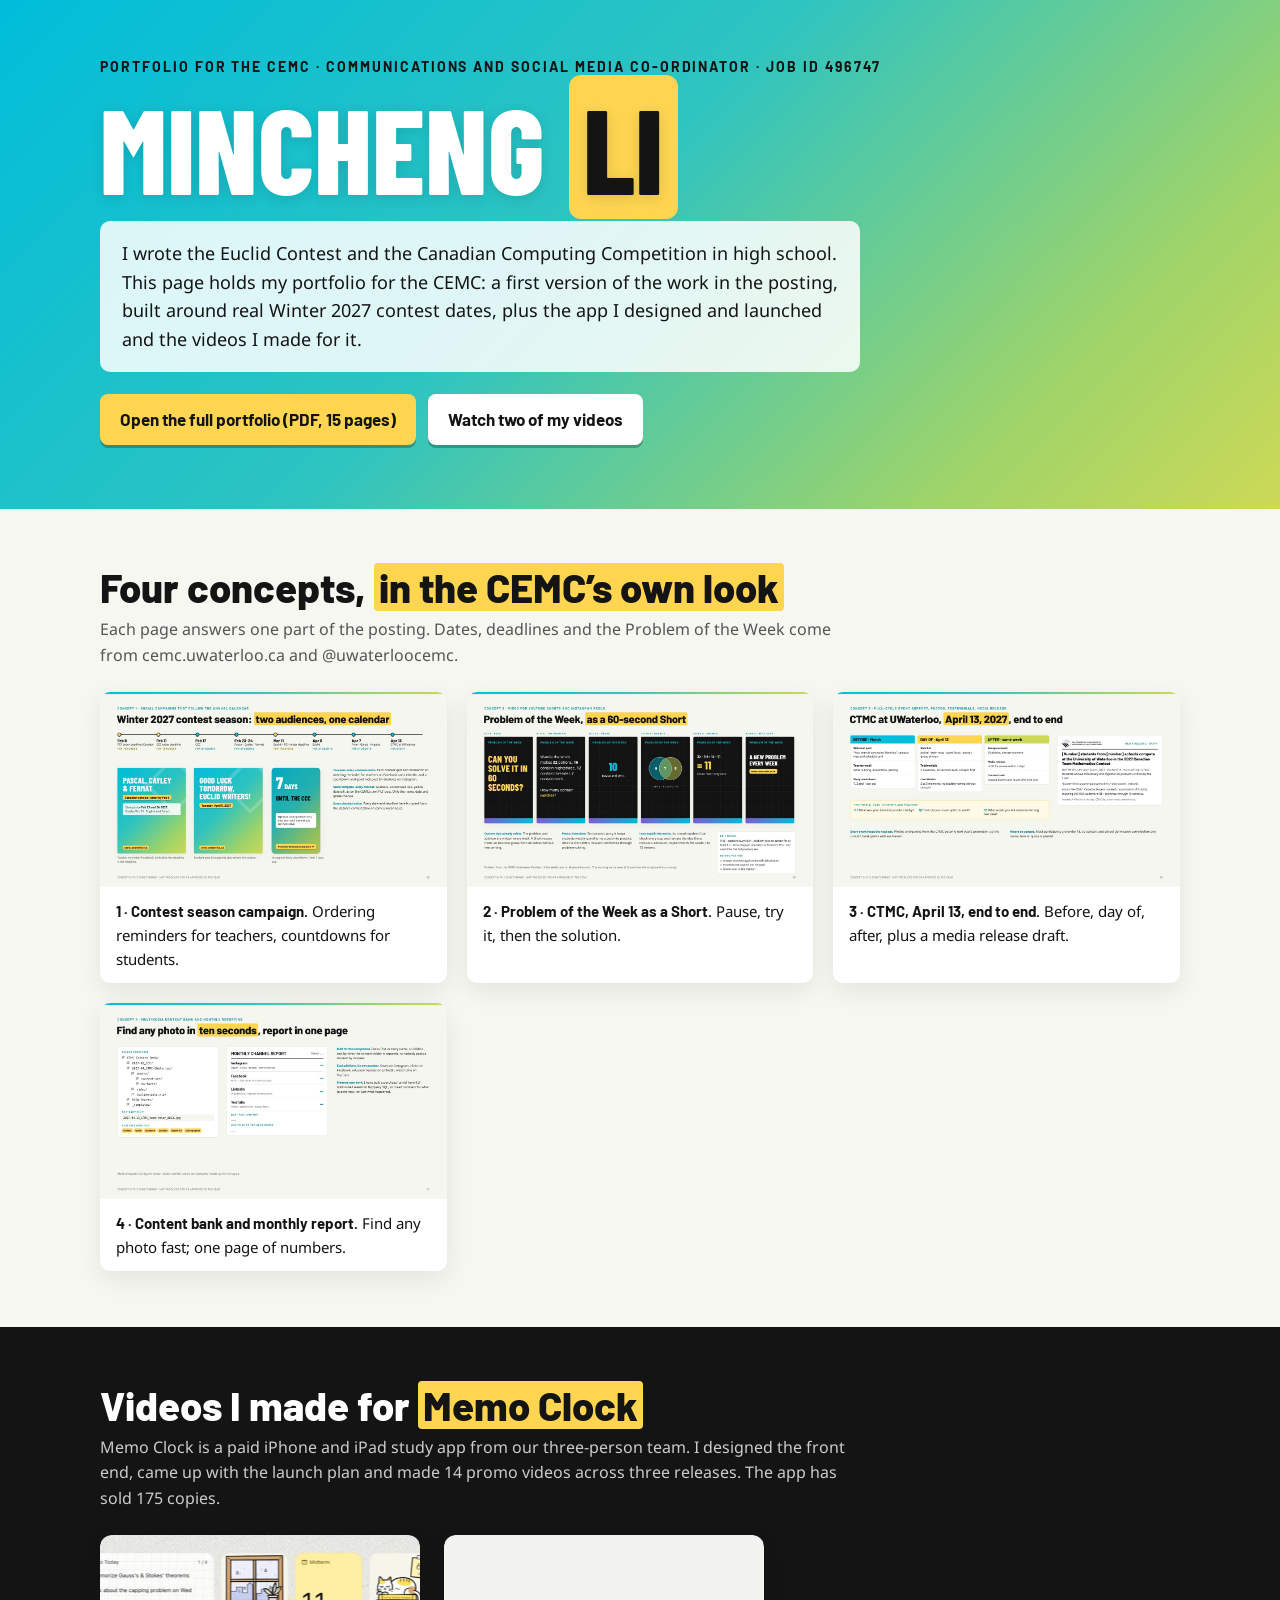
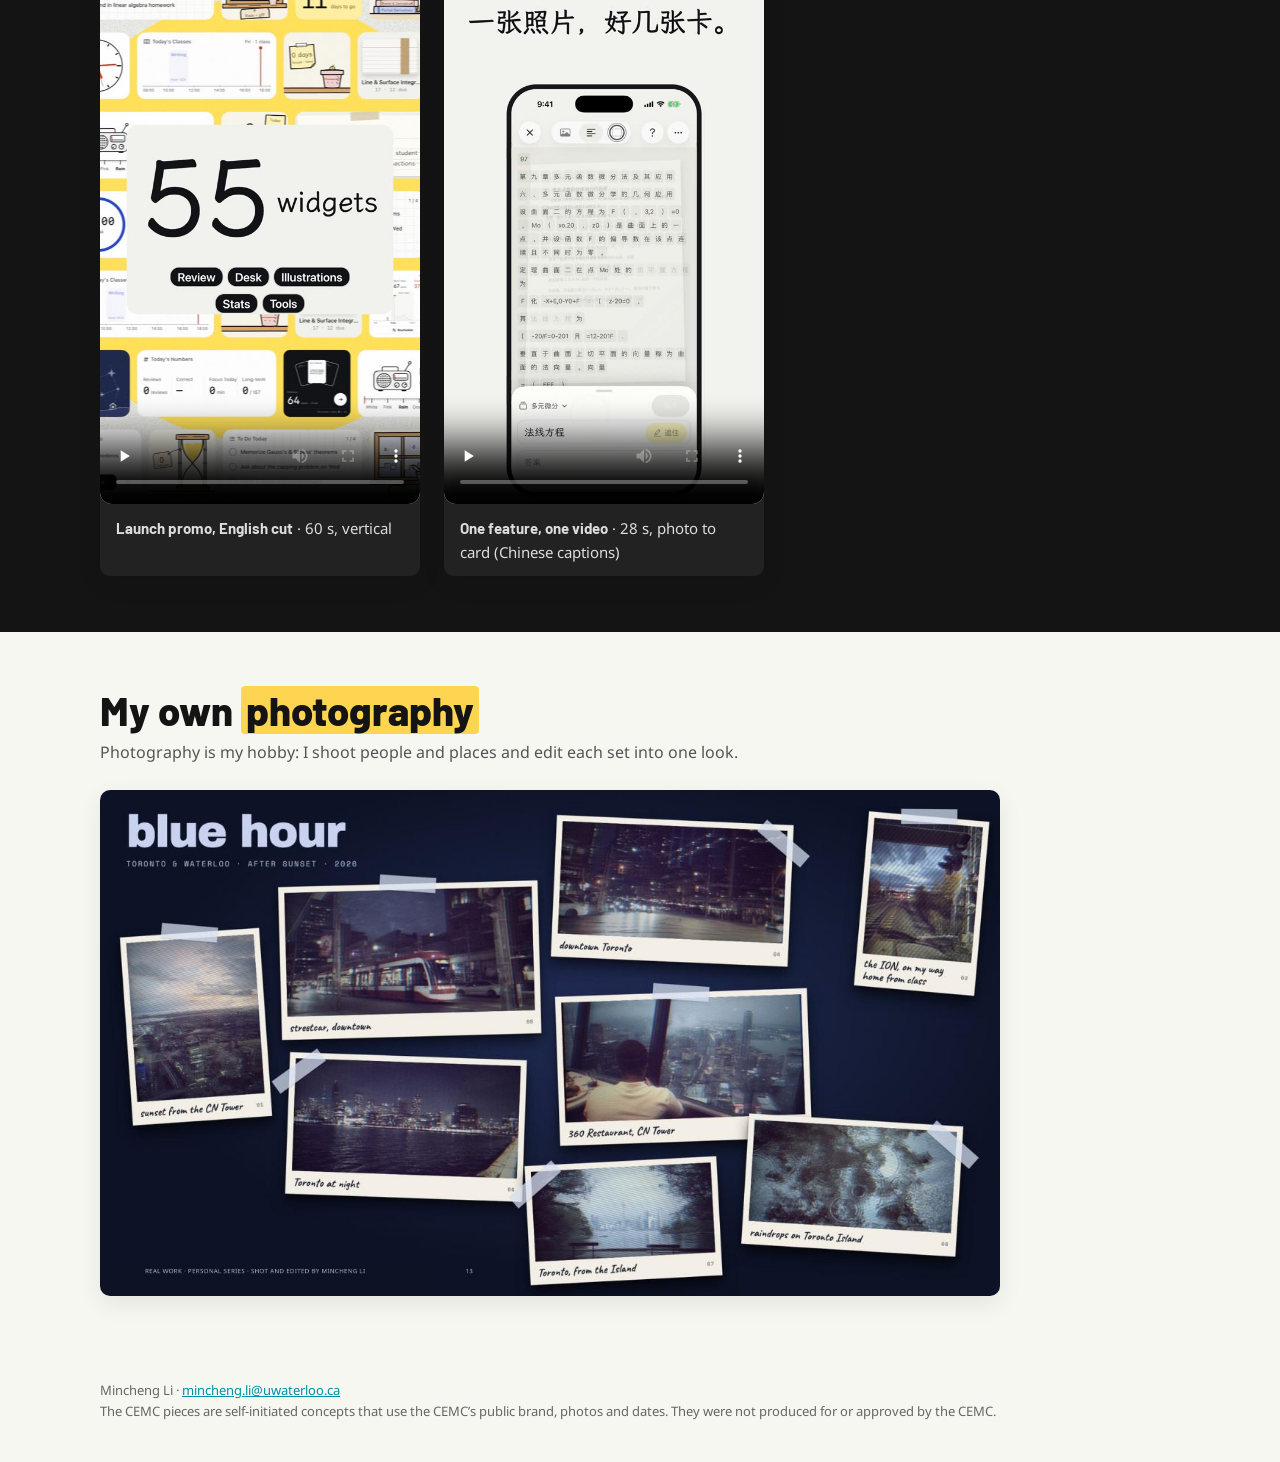
<file: cemc/index.html>
<!doctype html>
<html lang="en">
<head>
<meta charset="utf-8">
<meta name="viewport" content="width=device-width, initial-scale=1">
<meta name="robots" content="noindex, nofollow">
<title>Mincheng Li · Portfolio for the CEMC</title>
<link rel="preconnect" href="https://fonts.googleapis.com">
<link href="https://fonts.googleapis.com/css2?family=Barlow:wght@500;700;800&family=Barlow+Condensed:wght@700;800&family=Noto+Sans:wght@400;600&display=swap" rel="stylesheet">
<style>
:root{--cy:#00BDDA;--dc:#0091A7;--li:#CDD956;--ye:#FDD551;--bk:#141414;--cr:#F7F7F1;
  --grad:linear-gradient(135deg,#00BDDA 0%,#2EC4C0 45%,#9ED46A 80%,#CDD956 100%)}
*{box-sizing:border-box;margin:0;padding:0}
body{font-family:'Noto Sans',system-ui,sans-serif;color:var(--bk);background:var(--cr);line-height:1.6}
a{color:var(--dc)}
.wrap{max-width:1120px;margin:0 auto;padding:0 20px}
header{background:var(--grad);padding:56px 0 64px}
.kick{font-family:'Barlow',sans-serif;font-weight:700;font-size:14px;letter-spacing:.14em;text-transform:uppercase;color:var(--bk)}
h1{font-family:'Barlow Condensed',sans-serif;font-weight:800;font-size:clamp(56px,10vw,120px);line-height:.92;color:#fff;margin:14px 0 18px;text-shadow:0 3px 14px rgba(0,0,0,.12)}
h1 span{background:var(--ye);color:var(--bk);padding:0 .12em;border-radius:.1em}
.lead{background:rgba(255,255,255,.85);border-radius:10px;padding:18px 22px;max-width:760px;font-size:18px}
.btns{display:flex;flex-wrap:wrap;gap:12px;margin-top:22px}
.btn{display:inline-block;font-family:'Barlow',sans-serif;font-weight:700;font-size:17px;text-decoration:none;padding:12px 20px;border-radius:8px;box-shadow:0 3px 0 rgba(0,0,0,.25)}
.btn.y{background:var(--ye);color:var(--bk)}
.btn.w{background:#fff;color:var(--bk)}
section{padding:56px 0}
h2{font-family:'Barlow',sans-serif;font-weight:800;font-size:clamp(28px,4vw,40px);line-height:1.1;margin-bottom:8px}
h2 span{background:var(--ye);padding:0 .12em;border-radius:.1em}
.sub{color:#555;margin-bottom:24px;max-width:760px}
.grid{display:grid;grid-template-columns:repeat(auto-fit,minmax(300px,1fr));gap:20px}
figure{background:#fff;border-radius:10px;overflow:hidden;box-shadow:0 8px 24px rgba(0,0,0,.08)}
figure img{display:block;width:100%;height:auto}
figcaption{padding:12px 16px;font-size:15px}
figcaption b{font-family:'Barlow',sans-serif}
.vids{display:grid;grid-template-columns:repeat(auto-fit,minmax(240px,320px));gap:24px}
video{width:100%;border-radius:12px;background:#000;display:block}
.dark{background:var(--bk);color:#fff}
.dark .sub{color:#ccc}
.dark a{color:var(--cy)}
footer{padding:28px 0 40px;font-size:13px;color:#666}
</style>
</head>
<body>
<header>
  <div class="wrap">
    <div class="kick">Portfolio for the CEMC · Communications and Social Media Co-ordinator · Job ID 496747</div>
    <h1>MINCHENG <span>LI</span></h1>
    <p class="lead">I wrote the Euclid Contest and the Canadian Computing Competition in high school. This page holds my portfolio for the CEMC:
      a first version of the work in the posting, built around real Winter 2027 contest dates, plus the app I designed and launched and the videos I made for it.</p>
    <div class="btns">
      <a class="btn y" href="Mincheng_Li_Portfolio_CEMC.pdf" target="_blank" rel="noopener">Open the full portfolio (PDF, 15 pages)</a>
      <a class="btn w" href="#videos">Watch two of my videos</a>
    </div>
  </div>
</header>

<section>
  <div class="wrap">
    <h2>Four concepts, <span>in the CEMC’s own look</span></h2>
    <p class="sub">Each page answers one part of the posting. Dates, deadlines and the Problem of the Week come from cemc.uwaterloo.ca and @uwaterloocemc.</p>
    <div class="grid">
      <figure><img src="page-08.jpg" alt="Winter 2027 contest season campaign: teacher reminders and student countdown posts" loading="lazy"><figcaption><b>1 · Contest season campaign.</b> Ordering reminders for teachers, countdowns for students.</figcaption></figure>
      <figure><img src="page-09.jpg" alt="Problem of the Week storyboard as a 60-second YouTube Short" loading="lazy"><figcaption><b>2 · Problem of the Week as a Short.</b> Pause, try it, then the solution.</figcaption></figure>
      <figure><img src="page-10.jpg" alt="CTMC at UWaterloo event plan with media release draft" loading="lazy"><figcaption><b>3 · CTMC, April 13, end to end.</b> Before, day of, after, plus a media release draft.</figcaption></figure>
      <figure><img src="page-11.jpg" alt="Content bank folder structure and monthly channel report" loading="lazy"><figcaption><b>4 · Content bank and monthly report.</b> Find any photo fast; one page of numbers.</figcaption></figure>
    </div>
  </div>
</section>

<section class="dark" id="videos">
  <div class="wrap">
    <h2 style="color:#fff">Videos I made for <span style="color:var(--bk)">Memo Clock</span></h2>
    <p class="sub">Memo Clock is a paid iPhone and iPad study app from our three-person team. I designed the front end, came up with the launch plan and made 14 promo videos across three releases. The app has sold 175 copies.</p>
    <div class="vids">
      <figure style="background:#222"><video controls preload="none" playsinline poster="poster-launch.jpg" src="memo-clock-launch-en.mp4"></video><figcaption style="color:#ddd"><b>Launch promo, English cut</b> · 60 s, vertical</figcaption></figure>
      <figure style="background:#222"><video controls preload="none" playsinline poster="poster-photo.jpg" src="memo-clock-photo-to-card.mp4"></video><figcaption style="color:#ddd"><b>One feature, one video</b> · 28 s, photo to card (Chinese captions)</figcaption></figure>
    </div>
  </div>
</section>

<section>
  <div class="wrap">
    <h2>My own <span>photography</span></h2>
    <p class="sub">Photography is my hobby: I shoot people and places and edit each set into one look.</p>
    <figure style="max-width:900px"><img src="page-13.jpg" alt="Blue hour photo series shot and edited by Mincheng Li" loading="lazy"></figure>
  </div>
</section>

<footer>
  <div class="wrap">Mincheng Li · <a href="mailto:mincheng.li@uwaterloo.ca">mincheng.li@uwaterloo.ca</a><br>
    The CEMC pieces are self-initiated concepts that use the CEMC’s public brand, photos and dates. They were not produced for or approved by the CEMC.</div>
</footer>
</body>
</html>
</file>
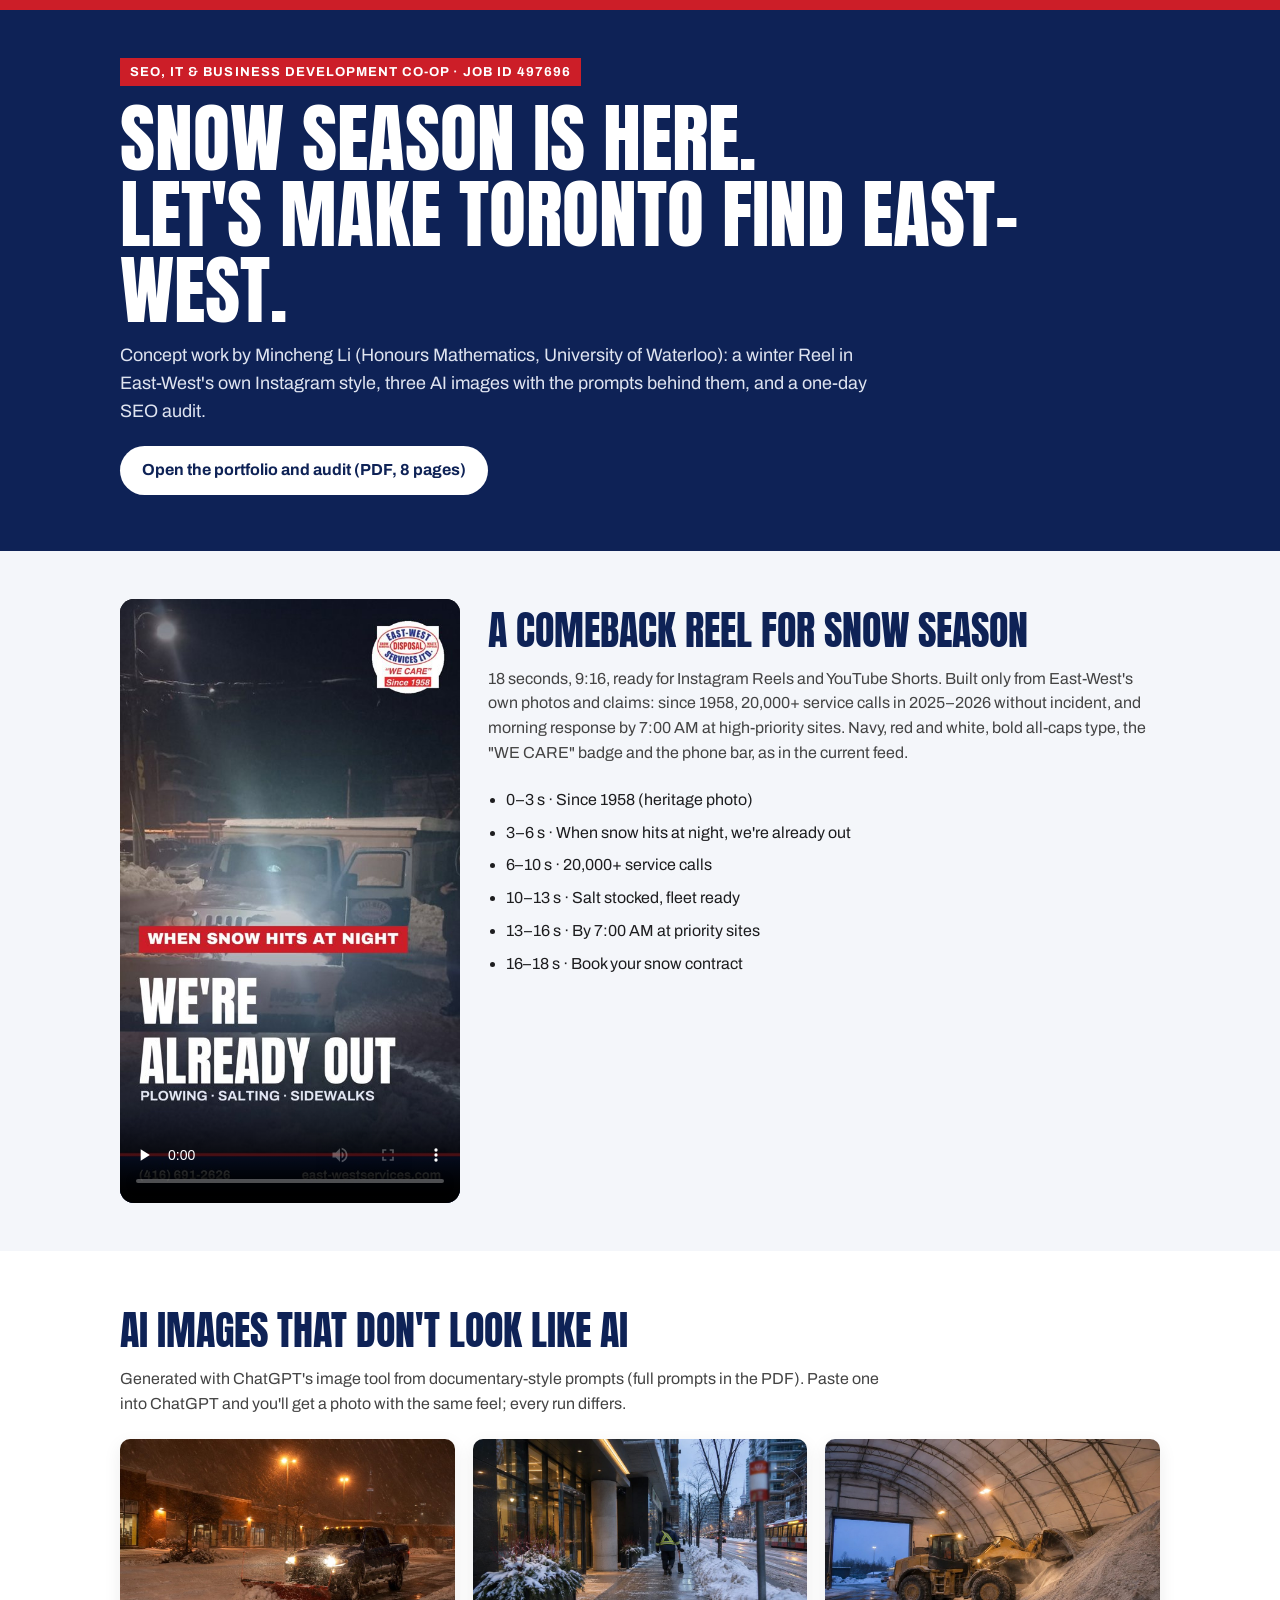
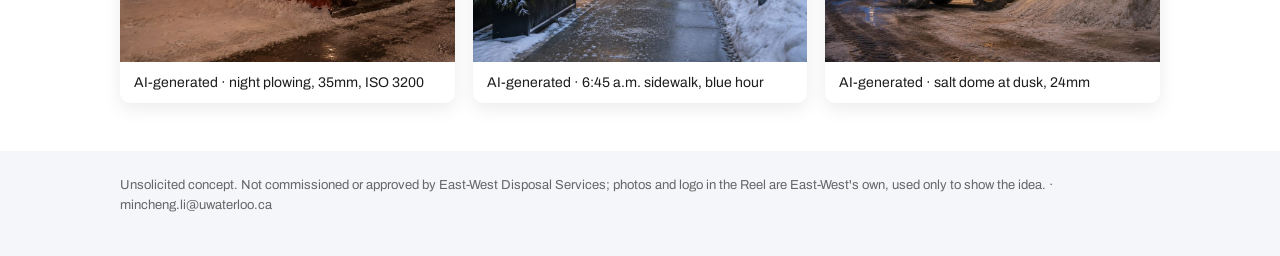
<file: eastwest/index.html>
<!doctype html>
<html lang="en">
<head>
<meta charset="utf-8">
<meta name="viewport" content="width=device-width, initial-scale=1">
<meta name="robots" content="noindex, nofollow">
<title>Mincheng Li · Concept work for East-West Disposal Services</title>
<link href="https://fonts.googleapis.com/css2?family=Anton&family=Archivo:wght@400;700&display=swap" rel="stylesheet">
<style>
:root{--navy:#0E2256;--red:#CC1E28;--ink:#1d1d1f;--bg:#F4F6FA}
*{box-sizing:border-box;margin:0;padding:0}
body{font-family:'Archivo',system-ui,sans-serif;color:var(--ink);background:var(--bg);line-height:1.55}
.wrap{max-width:1080px;margin:0 auto;padding:0 20px}
header{background:var(--navy);color:#fff;padding:48px 0 56px;border-top:10px solid var(--red)}
.kick{display:inline-block;background:var(--red);color:#fff;font-weight:700;font-size:13px;letter-spacing:.08em;padding:4px 10px}
h1{font-family:'Anton',sans-serif;font-weight:400;font-size:clamp(40px,7vw,76px);line-height:1;margin:14px 0}
.lead{max-width:760px;font-size:18px;color:#dfe4f0}
.btn{display:inline-block;margin-top:20px;font-weight:700;text-decoration:none;padding:12px 22px;border-radius:30px;background:#fff;color:var(--navy)}
section{padding:48px 0}
h2{font-family:'Anton',sans-serif;font-weight:400;font-size:clamp(26px,4vw,40px);color:var(--navy)}
.sub{color:#444;margin:6px 0 22px;max-width:780px}
.row{display:grid;grid-template-columns:minmax(240px,340px) 1fr;gap:28px;align-items:start}
@media(max-width:720px){.row{grid-template-columns:1fr}}
video{width:100%;border-radius:14px;background:#000;display:block}
.grid{display:grid;grid-template-columns:repeat(auto-fit,minmax(260px,1fr));gap:18px}
figure{background:#fff;border-radius:10px;overflow:hidden;box-shadow:0 6px 18px rgba(0,0,0,.08)}
figure img{display:block;width:100%}
figcaption{padding:10px 14px;font-size:14px}
li{margin:0 0 8px 18px}
footer{padding:24px 0 40px;font-size:13px;color:#666}
</style>
</head>
<body>
<header><div class="wrap">
  <span class="kick">SEO, IT &amp; BUSINESS DEVELOPMENT CO-OP · JOB ID 497696</span>
  <h1>SNOW SEASON IS HERE.<br>LET'S MAKE TORONTO FIND EAST-WEST.</h1>
  <p class="lead">Concept work by Mincheng Li (Honours Mathematics, University of Waterloo): a winter Reel in East-West's own Instagram style, three AI images with the prompts behind them, and a one-day SEO audit.</p>
  <a class="btn" href="Mincheng_Li_Portfolio_EastWest.pdf" target="_blank" rel="noopener">Open the portfolio and audit (PDF, 8 pages)</a>
</div></header>

<section><div class="wrap row">
  <video controls preload="none" playsinline poster="poster-reel.jpg" src="eastwest-snow-reel.mp4"></video>
  <div>
    <h2>A COMEBACK REEL FOR SNOW SEASON</h2>
    <p class="sub">18 seconds, 9:16, ready for Instagram Reels and YouTube Shorts. Built only from East-West's own photos and claims: since 1958, 20,000+ service calls in 2025–2026 without incident, and morning response by 7:00 AM at high-priority sites. Navy, red and white, bold all-caps type, the "WE CARE" badge and the phone bar, as in the current feed.</p>
    <ul><li>0–3 s · Since 1958 (heritage photo)</li><li>3–6 s · When snow hits at night, we're already out</li><li>6–10 s · 20,000+ service calls</li><li>10–13 s · Salt stocked, fleet ready</li><li>13–16 s · By 7:00 AM at priority sites</li><li>16–18 s · Book your snow contract</li></ul>
  </div>
</div></section>

<section style="background:#fff"><div class="wrap">
  <h2>AI IMAGES THAT DON'T LOOK LIKE AI</h2>
  <p class="sub">Generated with ChatGPT's image tool from documentary-style prompts (full prompts in the PDF). Paste one into ChatGPT and you'll get a photo with the same feel; every run differs.</p>
  <div class="grid">
    <figure><img src="ai-scene-A.jpg" alt="AI-generated night photo of a pickup truck plowing a Toronto parking lot in heavy snow"><figcaption>AI-generated · night plowing, 35mm, ISO 3200</figcaption></figure>
    <figure><img src="ai-scene-B.jpg" alt="AI-generated early-morning photo of a cleared, salted downtown Toronto sidewalk"><figcaption>AI-generated · 6:45 a.m. sidewalk, blue hour</figcaption></figure>
    <figure><img src="ai-scene-C.jpg" alt="AI-generated photo of a loader inside a salt storage dome at dusk"><figcaption>AI-generated · salt dome at dusk, 24mm</figcaption></figure>
  </div>
</div></section>

<footer><div class="wrap">Unsolicited concept. Not commissioned or approved by East-West Disposal Services; photos and logo in the Reel are East-West's own, used only to show the idea. · mincheng.li@uwaterloo.ca</div></footer>
</body></html>
</file>
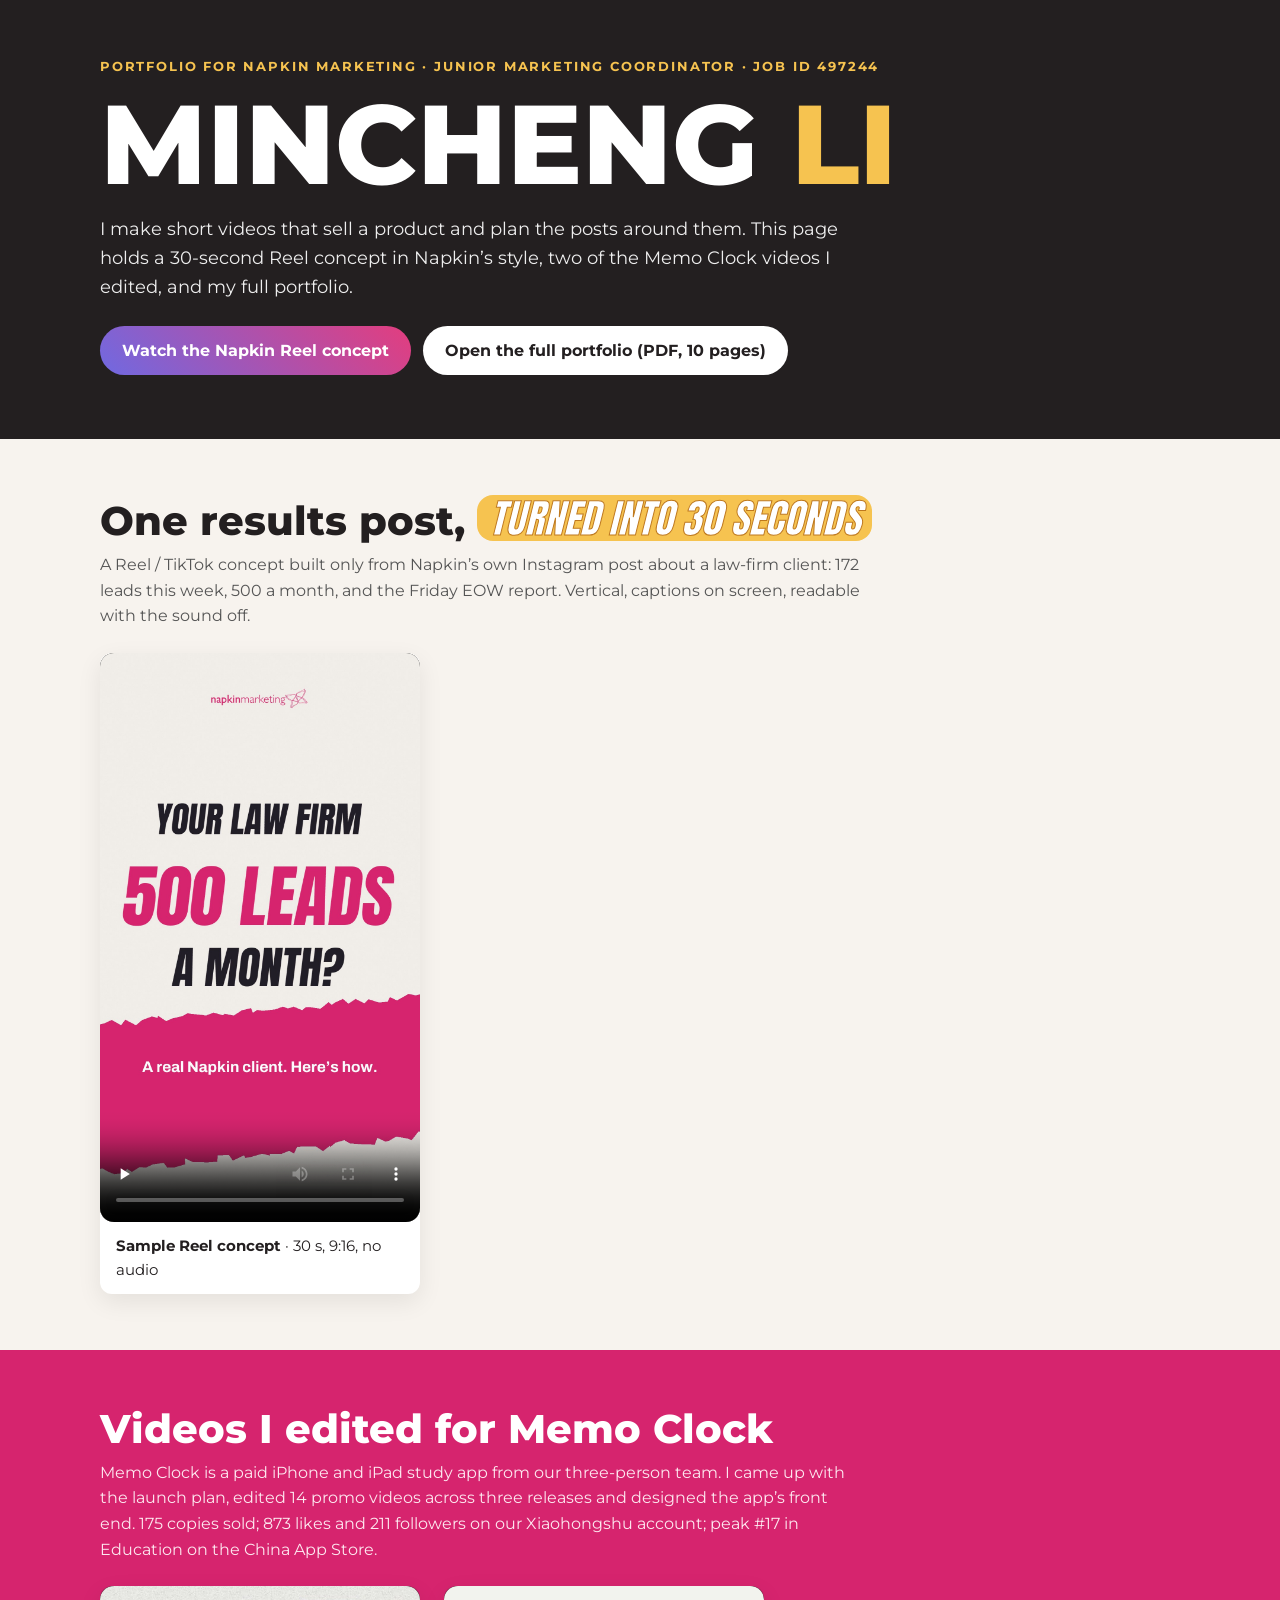
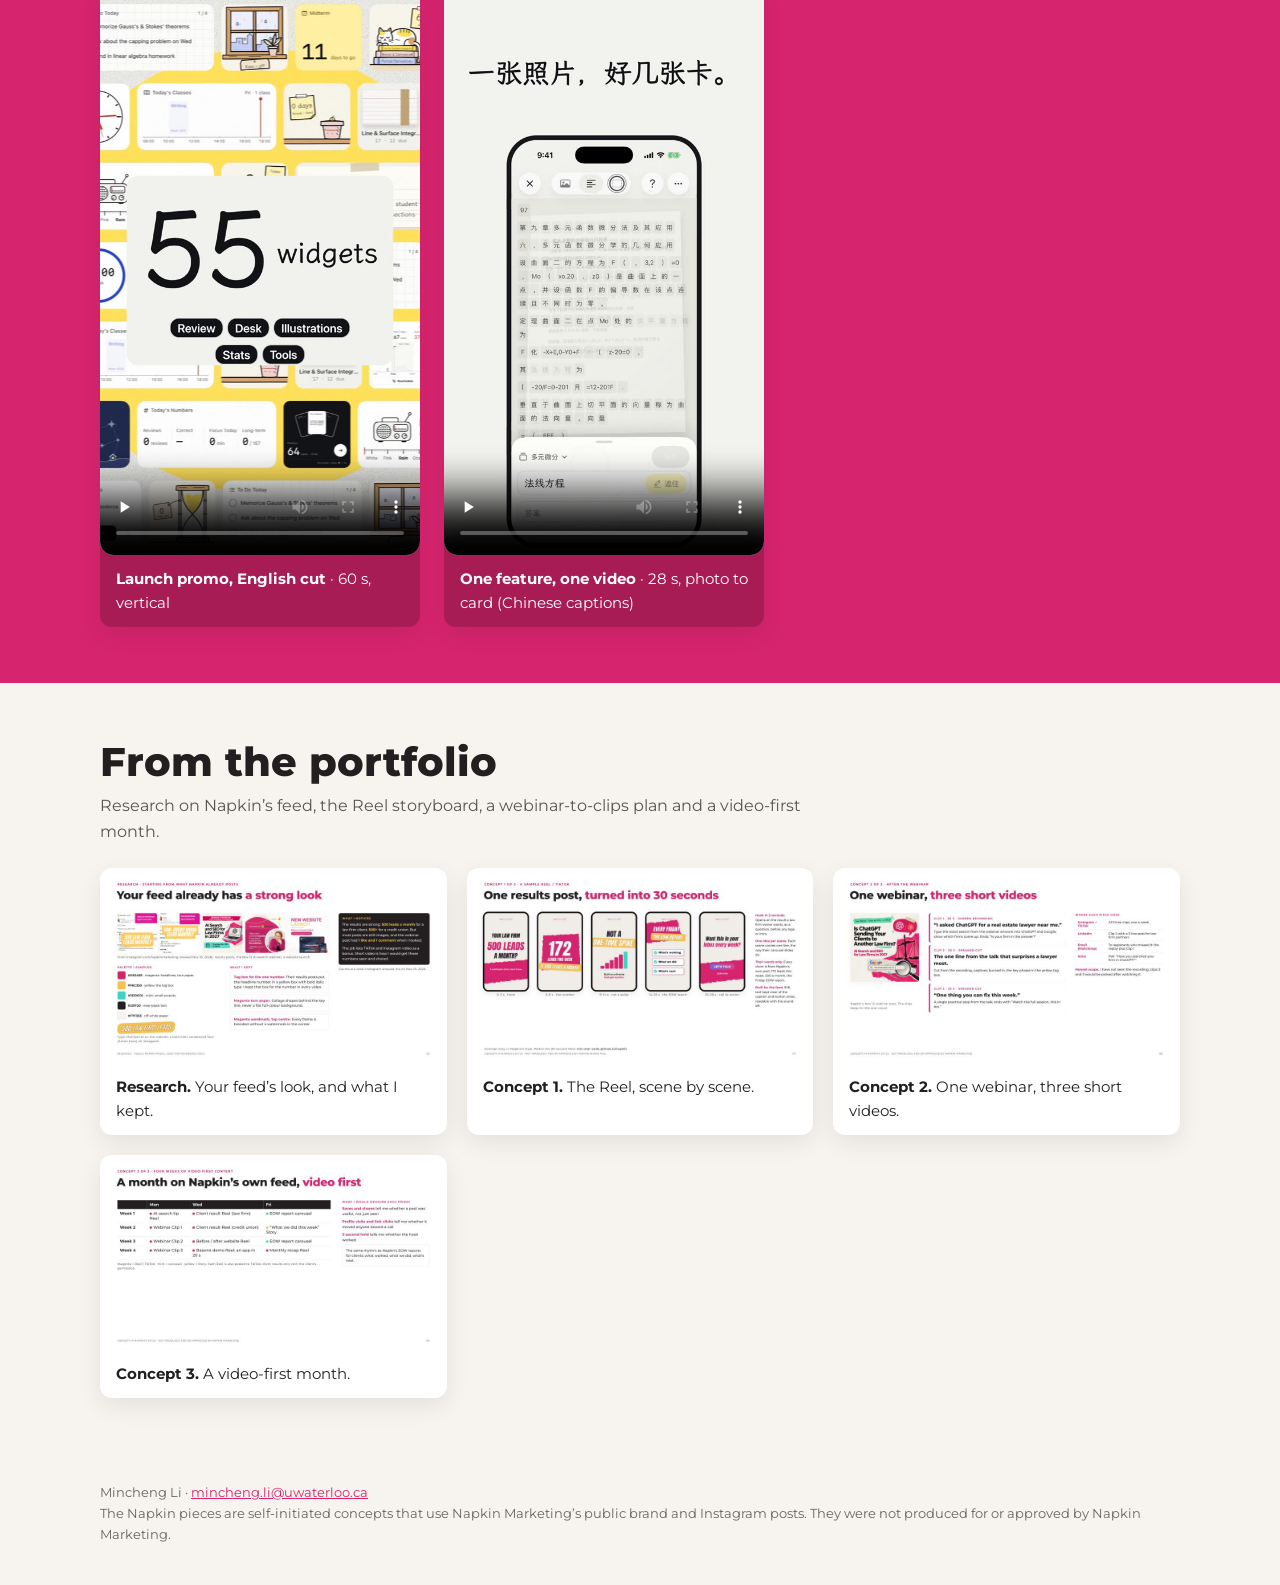
<file: napkin/index.html>
<!doctype html>
<html lang="en">
<head>
<meta charset="utf-8">
<meta name="viewport" content="width=device-width, initial-scale=1">
<meta name="robots" content="noindex, nofollow">
<title>Mincheng Li · Portfolio for Napkin Marketing</title>
<link rel="preconnect" href="https://fonts.googleapis.com">
<link href="https://fonts.googleapis.com/css2?family=Montserrat:wght@500;700;800&family=Anton&display=swap" rel="stylesheet">
<style>
:root{--mg:#D6246E;--ye:#F6C350;--mi:#3DD6C6;--ink:#231F20;--pa:#F7F3EE}
*{box-sizing:border-box;margin:0;padding:0}
body{font-family:'Montserrat',system-ui,sans-serif;color:var(--ink);background:var(--pa);line-height:1.6}
a{color:var(--mg)}
.wrap{max-width:1120px;margin:0 auto;padding:0 20px}
header{background:var(--ink);color:#fff;padding:56px 0 64px}
.kick{font-weight:700;font-size:13px;letter-spacing:.14em;text-transform:uppercase;color:var(--ye)}
h1{font-weight:800;font-size:clamp(52px,10vw,112px);line-height:.95;margin:14px 0 18px}
h1 span{color:var(--ye)}
.lead{max-width:760px;font-size:18px;color:#eee}
.btns{display:flex;flex-wrap:wrap;gap:12px;margin-top:24px}
.btn{display:inline-block;font-weight:700;font-size:16px;text-decoration:none;padding:12px 22px;border-radius:30px}
.btn.g{background:linear-gradient(45deg,#7069E1,#E33D7E);color:#fff}
.btn.w{background:#fff;color:var(--ink)}
section{padding:56px 0}
h2{font-weight:800;font-size:clamp(26px,4vw,40px);line-height:1.15;margin-bottom:8px}
.tag{display:inline-block;background:var(--ye);color:#fff;font-family:'Anton',sans-serif;font-style:italic;font-weight:400;padding:0 .3em;border-radius:.4em;-webkit-text-stroke:1px #BE781E}
.sub{color:#555;margin-bottom:24px;max-width:760px}
.vids{display:grid;grid-template-columns:repeat(auto-fit,minmax(240px,320px));gap:24px}
video{width:100%;border-radius:14px;background:#000;display:block}
figure{background:#fff;border-radius:12px;overflow:hidden;box-shadow:0 8px 24px rgba(0,0,0,.08)}
figure img{display:block;width:100%;height:auto}
figcaption{padding:12px 16px;font-size:15px}
.grid{display:grid;grid-template-columns:repeat(auto-fit,minmax(300px,1fr));gap:20px}
.dark{background:var(--mg);color:#fff}
.dark .sub{color:#fde7ef}
.dark figure{background:#a81c56}
.dark figcaption{color:#fff}
footer{padding:28px 0 40px;font-size:13px;color:#666}
</style>
</head>
<body>
<header>
  <div class="wrap">
    <div class="kick">Portfolio for Napkin Marketing · Junior Marketing Coordinator · Job ID 497244</div>
    <h1>MINCHENG <span>LI</span></h1>
    <p class="lead">I make short videos that sell a product and plan the posts around them. This page holds a 30-second Reel concept in Napkin’s style, two of the Memo Clock videos I edited, and my full portfolio.</p>
    <div class="btns">
      <a class="btn g" href="#reel">Watch the Napkin Reel concept</a>
      <a class="btn w" href="Mincheng_Li_Portfolio_Napkin.pdf" target="_blank" rel="noopener">Open the full portfolio (PDF, 10 pages)</a>
    </div>
  </div>
</header>

<section id="reel">
  <div class="wrap">
    <h2>One results post, <span class="tag">TURNED INTO 30 SECONDS</span></h2>
    <p class="sub">A Reel / TikTok concept built only from Napkin’s own Instagram post about a law-firm client: 172 leads this week, 500 a month, and the Friday EOW report. Vertical, captions on screen, readable with the sound off.</p>
    <div class="vids">
      <figure><video controls preload="none" playsinline poster="poster-reel.jpg" src="napkin-sample-reel.mp4"></video><figcaption><b>Sample Reel concept</b> · 30 s, 9:16, no audio</figcaption></figure>
    </div>
  </div>
</section>

<section class="dark">
  <div class="wrap">
    <h2>Videos I edited for Memo Clock</h2>
    <p class="sub">Memo Clock is a paid iPhone and iPad study app from our three-person team. I came up with the launch plan, edited 14 promo videos across three releases and designed the app’s front end. 175 copies sold; 873 likes and 211 followers on our Xiaohongshu account; peak #17 in Education on the China App Store.</p>
    <div class="vids">
      <figure><video controls preload="none" playsinline poster="poster-launch.jpg" src="memo-clock-launch-en.mp4"></video><figcaption><b>Launch promo, English cut</b> · 60 s, vertical</figcaption></figure>
      <figure><video controls preload="none" playsinline poster="poster-photo.jpg" src="memo-clock-photo-to-card.mp4"></video><figcaption><b>One feature, one video</b> · 28 s, photo to card (Chinese captions)</figcaption></figure>
    </div>
  </div>
</section>

<section>
  <div class="wrap">
    <h2>From the portfolio</h2>
    <p class="sub">Research on Napkin’s feed, the Reel storyboard, a webinar-to-clips plan and a video-first month.</p>
    <div class="grid">
      <figure><img src="page-03.jpg" alt="Research page on Napkin Marketing's Instagram style" loading="lazy"><figcaption><b>Research.</b> Your feed’s look, and what I kept.</figcaption></figure>
      <figure><img src="page-07.jpg" alt="Sample Reel storyboard in five scenes" loading="lazy"><figcaption><b>Concept 1.</b> The Reel, scene by scene.</figcaption></figure>
      <figure><img src="page-08.jpg" alt="Plan to turn the Nov 12 webinar into three short videos" loading="lazy"><figcaption><b>Concept 2.</b> One webinar, three short videos.</figcaption></figure>
      <figure><img src="page-09.jpg" alt="Four-week video-first content calendar" loading="lazy"><figcaption><b>Concept 3.</b> A video-first month.</figcaption></figure>
    </div>
  </div>
</section>

<footer>
  <div class="wrap">Mincheng Li · <a href="mailto:mincheng.li@uwaterloo.ca">mincheng.li@uwaterloo.ca</a><br>
    The Napkin pieces are self-initiated concepts that use Napkin Marketing’s public brand and Instagram posts. They were not produced for or approved by Napkin Marketing.</div>
</footer>
</body>
</html>
</file>
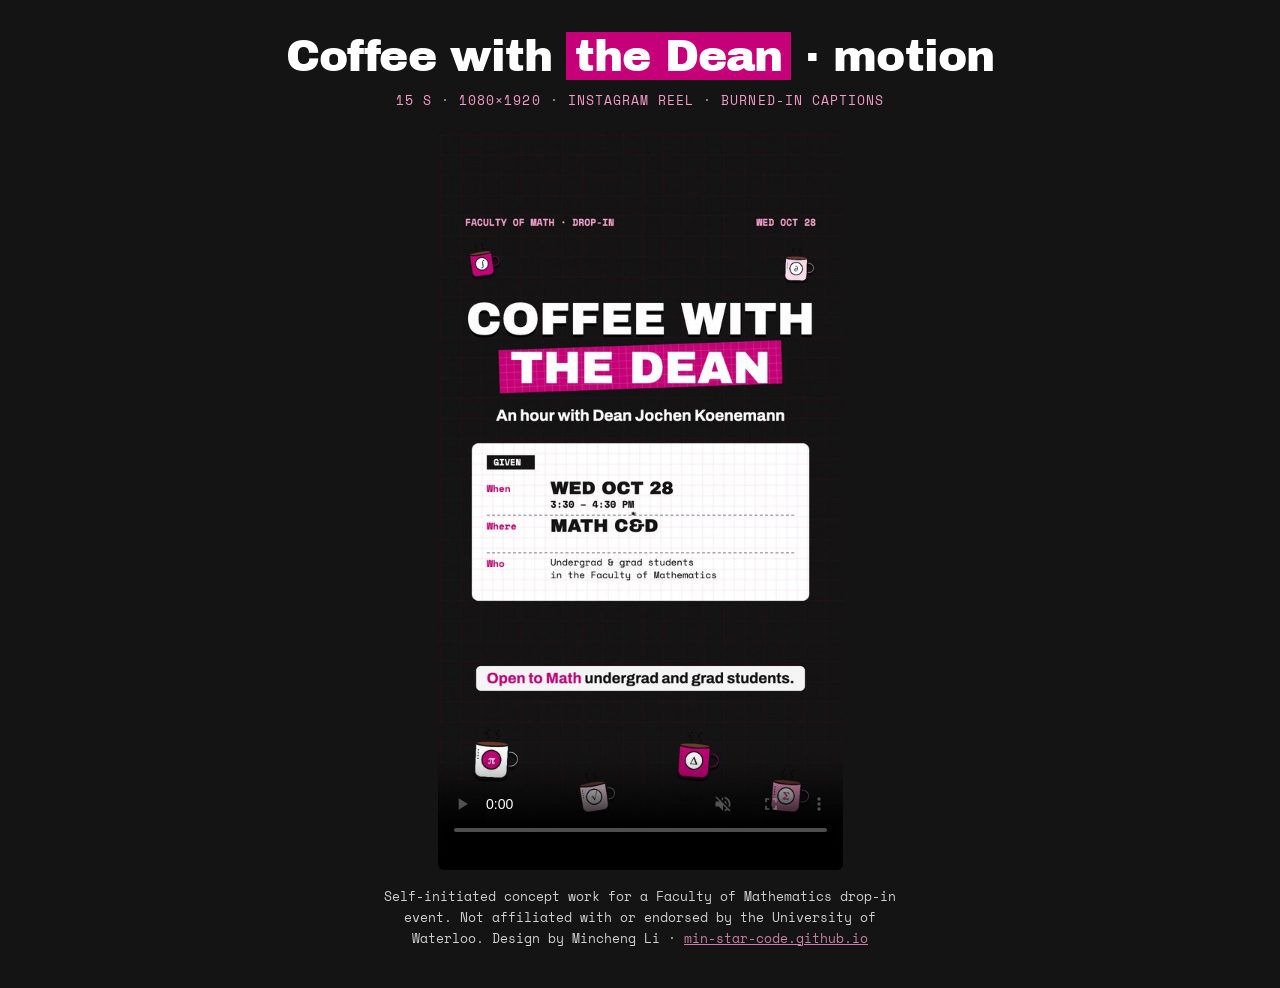
<file: design/coffee-with-the-dean/index.html>
<!doctype html>
<html lang="en">
<head>
<meta charset="utf-8">
<meta name="viewport" content="width=device-width, initial-scale=1">
<title>Coffee with the Dean · Motion</title>
<meta name="description" content="Animated event Reel from a self-initiated concept campaign for a Faculty of Mathematics drop-in.">
<link rel="preconnect" href="https://fonts.googleapis.com">
<link href="https://fonts.googleapis.com/css2?family=Archivo+Black&family=Space+Mono:wght@400;700&display=swap" rel="stylesheet">
<style>
  :root { --ink: #141414; --white: #FFFFFF; --pink: #C60078; --soft: #F59BCB; }
  * { box-sizing: border-box; margin: 0; }
  body { background: var(--ink); color: var(--white); font-family: 'Space Mono', monospace; min-height: 100vh; display: flex; flex-direction: column; align-items: center; padding: 32px 16px 40px; }
  h1 { font-family: 'Archivo Black', sans-serif; font-weight: 400; font-size: clamp(28px, 6vw, 44px); letter-spacing: -.02em; text-align: center; }
  h1 span { background: var(--pink); color: var(--white); padding: 0 .2em; }
  .meta { color: var(--soft); font-size: 13px; letter-spacing: .08em; text-transform: uppercase; margin: 10px 0 22px; text-align: center; }
  video { width: min(100%, 405px); aspect-ratio: 1080 / 1920; display: block; border-radius: 6px; box-shadow: 0 18px 0 #000; background: #000; }
  p { max-width: 540px; font-size: 13px; line-height: 1.6; margin-top: 34px; opacity: .8; text-align: center; }
  a { color: var(--soft); }
</style>
</head>
<body>
  <h1>Coffee with <span>the Dean</span> · motion</h1>
  <div class="meta">15 s · 1080×1920 · Instagram Reel · burned-in captions</div>
  <video src="coffee-with-the-dean.mp4" poster="poster.jpg" autoplay muted loop playsinline controls></video>
  <p>Self-initiated concept work for a Faculty of Mathematics drop-in event. Not affiliated with or endorsed by the University of Waterloo. Design by Mincheng Li · <a href="/">min-star-code.github.io</a></p>
</body>
</html>
</file>
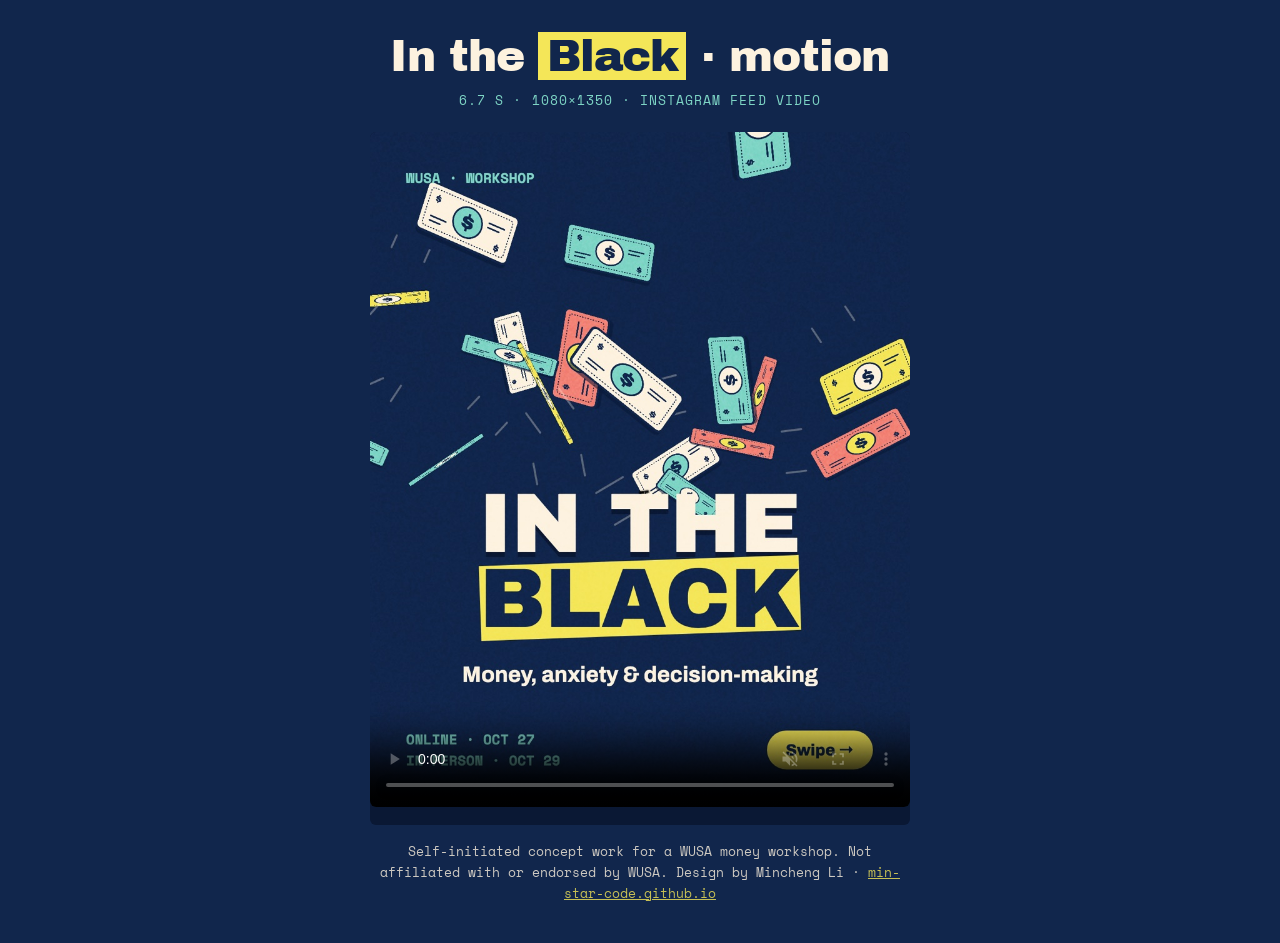
<file: design/in-the-black/index.html>
<!doctype html>
<html lang="en">
<head>
<meta charset="utf-8">
<meta name="viewport" content="width=device-width, initial-scale=1">
<title>In the Black · Motion</title>
<meta name="description" content="Motion piece from a self-initiated concept campaign for a WUSA money workshop.">
<link rel="preconnect" href="https://fonts.googleapis.com">
<link href="https://fonts.googleapis.com/css2?family=Archivo+Black&family=Space+Mono:wght@400;700&display=swap" rel="stylesheet">
<style>
  :root { --navy: #11264C; --cream: #FDF2DF; --yellow: #F4E658; --teal: #7ED5C5; }
  * { box-sizing: border-box; margin: 0; }
  body { background: var(--navy); color: var(--cream); font-family: 'Space Mono', monospace; min-height: 100vh; display: flex; flex-direction: column; align-items: center; padding: 32px 16px 40px; }
  h1 { font-family: 'Archivo Black', sans-serif; font-weight: 400; font-size: clamp(28px, 6vw, 44px); letter-spacing: -.02em; text-align: center; }
  h1 span { background: var(--yellow); color: var(--navy); padding: 0 .2em; }
  .meta { color: var(--teal); font-size: 13px; letter-spacing: .08em; text-transform: uppercase; margin: 10px 0 22px; text-align: center; }
  video { width: min(100%, 540px); aspect-ratio: 1080 / 1350; display: block; border-radius: 6px; box-shadow: 0 18px 0 #0A1834; background: #0A1834; }
  p { max-width: 540px; font-size: 13px; line-height: 1.6; margin-top: 34px; opacity: .8; text-align: center; }
  a { color: var(--yellow); }
</style>
</head>
<body>
  <h1>In the <span>Black</span> · motion</h1>
  <div class="meta">6.7 s · 1080×1350 · Instagram feed video</div>
  <video src="in-the-black.mp4" poster="poster.jpg" autoplay muted loop playsinline controls></video>
  <p>Self-initiated concept work for a WUSA money workshop. Not affiliated with or endorsed by WUSA. Design by Mincheng Li · <a href="/">min-star-code.github.io</a></p>
</body>
</html>
</file>
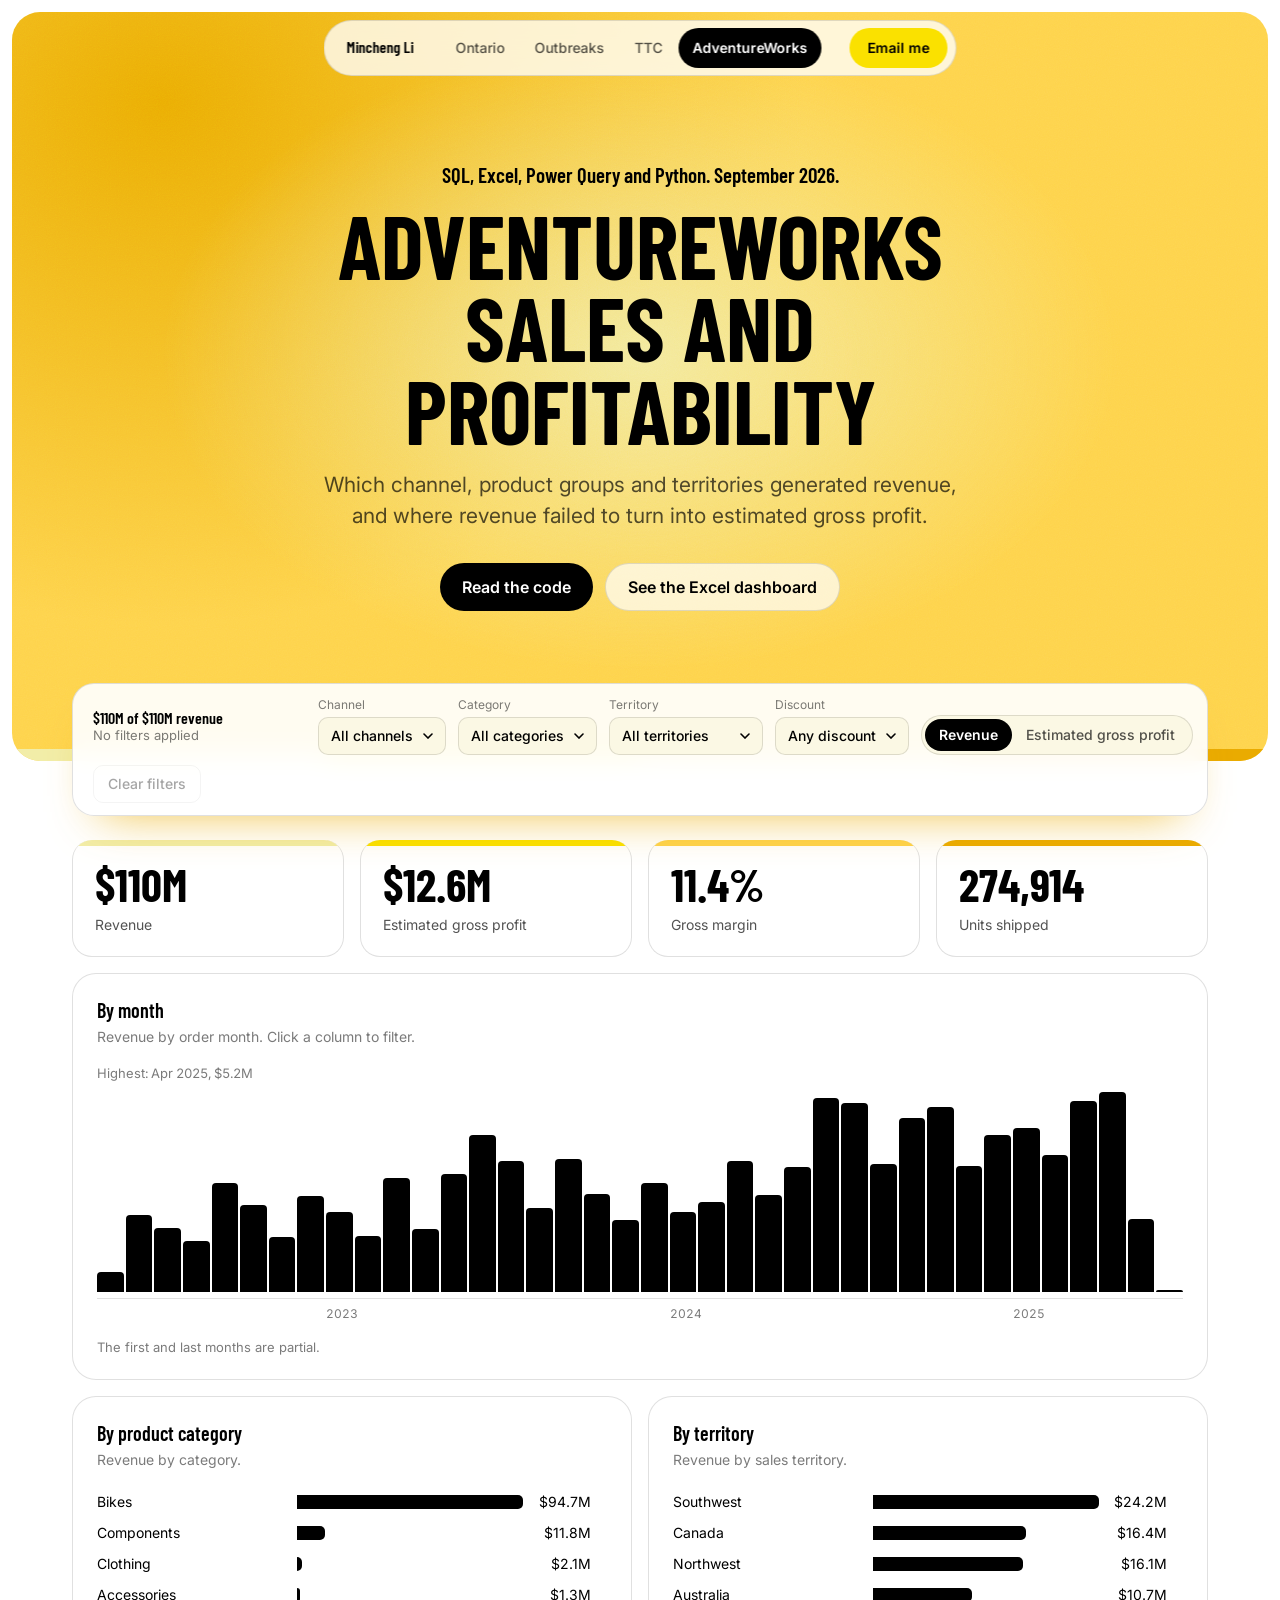
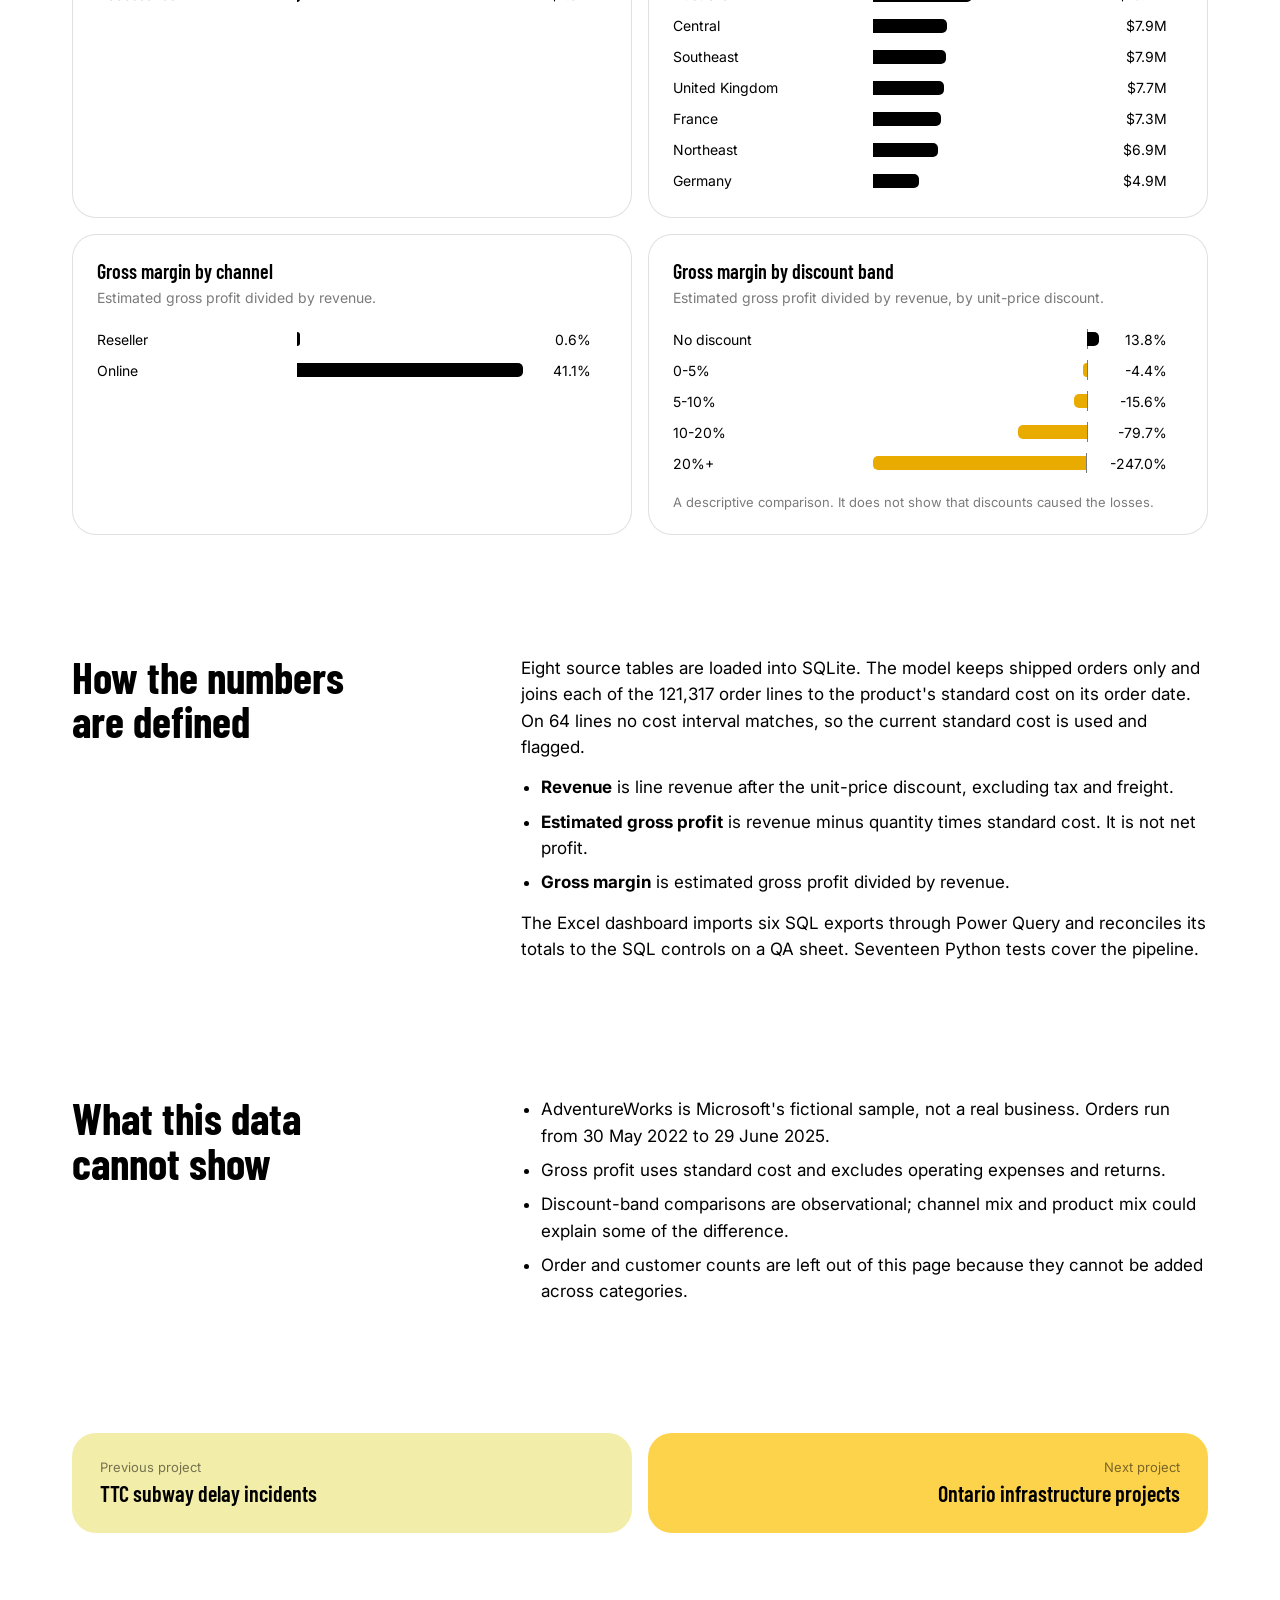
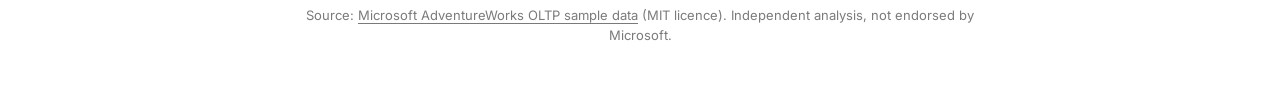
<file: projects/adventureworks.html>
<!doctype html>
<html lang="en">
<head>
<meta charset="utf-8">
<meta name="viewport" content="width=device-width, initial-scale=1">
<title>AdventureWorks sales and profitability | Mincheng Li</title>
<meta name="description" content="Interactive view of AdventureWorks sample sales: revenue and estimated gross profit by channel, category, territory and discount.">
<script>document.documentElement.classList.add('js')</script>
<link rel="preconnect" href="https://fonts.googleapis.com">
<link rel="preconnect" href="https://fonts.gstatic.com" crossorigin>
<link href="https://fonts.googleapis.com/css2?family=Barlow+Condensed:wght@500;600;700&family=Inter:wght@400;500;600&display=swap" rel="stylesheet">
<link rel="stylesheet" href="../assets/project.css">
</head>
<body>
<nav class="nav" aria-label="Main">
  <strong><a href="../index.html">Mincheng Li</a></strong>
  <span class="links"><a href="ontario.html">Ontario</a><a href="outbreaks.html">Outbreaks</a><a href="ttc.html">TTC</a><a href="adventureworks.html" aria-current="page">AdventureWorks</a></span>
  <a class="pill" href="mailto:mincheng.li@uwaterloo.ca">Email me</a>
</nav>

<main>
  <header class="phead stripe-under">
    <div class="wash" aria-hidden="true"></div>
    <p class="made rise">SQL, Excel, Power Query and Python. September 2026.</p>
    <h1 class="rise" style="--i:1">AdventureWorks sales and profitability</h1>
    <p class="lead rise" style="--i:2">Which channel, product groups and territories generated revenue, and where revenue failed to turn into estimated gross profit.</p>
    <div class="cta rise" style="--i:3"><a class="btn primary" href="https://github.com/Min-star-code/adventureworks-sales-analysis">Read the code</a><a class="btn ghost" href="https://github.com/Min-star-code/adventureworks-sales-analysis/blob/main/assets/dashboard.png">See the Excel dashboard</a></div>
  </header>

  <div class="wrap">
    <section class="explorer" aria-label="Interactive charts">
      <div class="filters" id="filters"></div>
      <div class="kpis" id="kpis"></div>
      <div class="grid">
        <section class="panel wide"><h2>By month</h2><p class="sub"><span data-mlabel></span> by order month. Click a column to filter.</p><div id="mon"></div><p class="note">The first and last months are partial.</p></section>
        <section class="panel"><h2>By product category</h2><p class="sub"><span data-mlabel></span> by category.</p><div id="cat"></div></section>
        <section class="panel"><h2>By territory</h2><p class="sub"><span data-mlabel></span> by sales territory.</p><div id="terr"></div></section>
        <section class="panel"><h2>Gross margin by channel</h2><p class="sub">Estimated gross profit divided by revenue.</p><div id="mch"></div></section>
        <section class="panel"><h2>Gross margin by discount band</h2><p class="sub">Estimated gross profit divided by revenue, by unit-price discount.</p><div id="mband"></div><p class="note">A descriptive comparison. It does not show that discounts caused the losses.</p></section>
      </div>
    </section>
    <section class="prose"><h2>How the numbers are defined</h2><div><p>Eight source tables are loaded into SQLite. The model keeps shipped orders only and joins each of the 121,317 order lines to the product's standard cost on its order date. On 64 lines no cost interval matches, so the current standard cost is used and flagged.</p><ul><li><b>Revenue</b> is line revenue after the unit-price discount, excluding tax and freight.</li><li><b>Estimated gross profit</b> is revenue minus quantity times standard cost. It is not net profit.</li><li><b>Gross margin</b> is estimated gross profit divided by revenue.</li></ul><p style="margin-top:14px">The Excel dashboard imports six SQL exports through Power Query and reconciles its totals to the SQL controls on a QA sheet. Seventeen Python tests cover the pipeline.</p></div></section>
    <section class="prose"><h2>What this data cannot show</h2><div><ul><li>AdventureWorks is Microsoft's fictional sample, not a real business. Orders run from 30 May 2022 to 29 June 2025.</li><li>Gross profit uses standard cost and excludes operating expenses and returns.</li><li>Discount-band comparisons are observational; channel mix and product mix could explain some of the difference.</li><li>Order and customer counts are left out of this page because they cannot be added across categories.</li></ul></div></section>
    <nav class="pager" aria-label="Other projects"><a href="ttc.html"><small>Previous project</small><b>TTC subway delay incidents</b></a><a href="ontario.html"><small>Next project</small><b>Ontario infrastructure projects</b></a></nav>
  </div>
</main>
<footer>Source: <a href="https://github.com/microsoft/sql-server-samples/tree/master/samples/databases/adventure-works/oltp-install-script">Microsoft AdventureWorks OLTP sample data</a> (MIT licence). Independent analysis, not endorsed by Microsoft.</footer>

<script src="../data/adventureworks.js"></script>
<script src="../assets/explore.js"></script>
<script>
const { Explorer, filterBar, kpis, bars, cols, heat, dotMap, chrome, int, money, pct, $ } = EX, D = DATA;
chrome();
const mnames = ['Jan', 'Feb', 'Mar', 'Apr', 'May', 'Jun', 'Jul', 'Aug', 'Sep', 'Oct', 'Nov', 'Dec'];
const months = D.months.map(m => `${mnames[+m.slice(5) - 1]} ${m.slice(0, 4)}`);
const ex = Explorer({
  n: D.n, measure: 'rev',
  dims: {
    ch: { label: 'Channel', all: 'All channels', values: D.chans, of: i => D.ch[i] },
    cat: { label: 'Category', all: 'All categories', values: D.cats, of: i => D.cat[i] },
    terr: { label: 'Territory', all: 'All territories', values: D.terrs, of: i => D.terr[i] },
    band: { label: 'Discount', all: 'Any discount', values: D.bands, of: i => D.band[i] },
    mon: { label: 'Month', all: 'All months', values: months, of: i => D.mon[i] }
  },
  measures: {
    rev: { label: 'Revenue', of: i => D.rev[i], fmt: money },
    gp: { label: 'Estimated gross profit', of: i => D.gp[i], fmt: money }
  }
});
filterBar($('#filters'), ex, { keys: ['ch', 'cat', 'terr', 'band'], count: ex => {
  const m = ex.f.mon != null ? `${months[ex.f.mon]}. ` : '';
  return `${money(ex.sum(i => D.rev[i]))} of $110M revenue<small>${m}${ex.active().length ? 'Filtered' : 'No filters applied'}</small>`;
} });
kpis($('#kpis'), ex, [
  ex => [money(ex.sum(i => D.rev[i])), 'Revenue'],
  ex => [money(ex.sum(i => D.gp[i])), 'Estimated gross profit'],
  ex => { const r = ex.sum(i => D.rev[i]); return [r ? pct(ex.sum(i => D.gp[i]) / r) : 'n/a', 'Gross margin']; },
  ex => [int(ex.sum(i => D.units[i])), 'Units shipped']
]);
const margin = k => ex => {
  const r = ex.group(k, i => D.rev[i]), g = ex.group(k, i => D.gp[i]);
  return { vals: r.map((v, j) => v ? g[j] / v : 0), fmt: v => pct(v), tip: (j, v) => `${ex.dims[k].values[j]}: ${pct(v)} margin on ${money(r[j])} revenue` };
};
cols($('#mon'), ex, 'mon', { tick: (i, m) => m.startsWith('Jan') ? m.slice(4) : '' });
bars($('#cat'), ex, 'cat'); bars($('#terr'), ex, 'terr');
bars($('#mch'), ex, 'ch', { sort: 'index', value: margin('ch') });
bars($('#mband'), ex, 'band', { sort: 'index', value: margin('band') });
// Panel subtitles that name the current measure
ex.on(() => document.querySelectorAll('[data-mlabel]').forEach(el => el.textContent = ex.m.label));
</script>
</body>
</html>
</file>
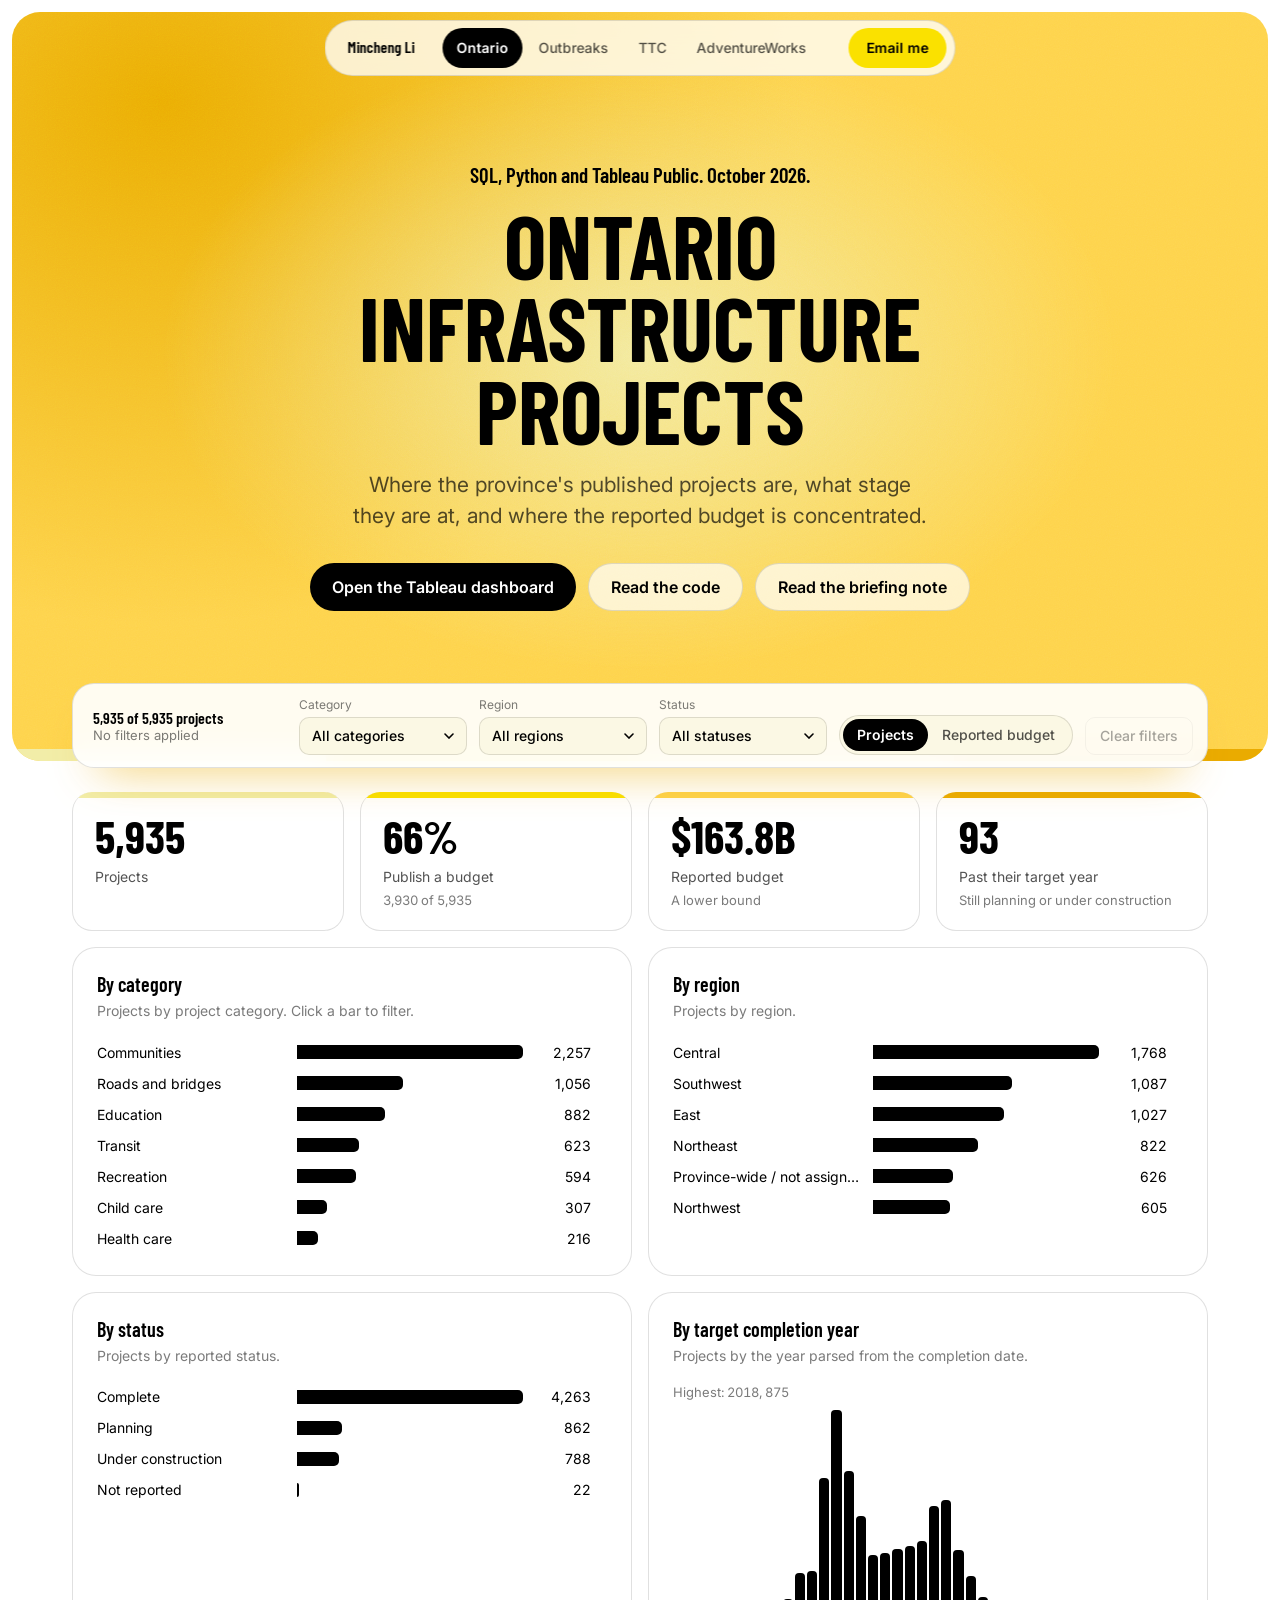
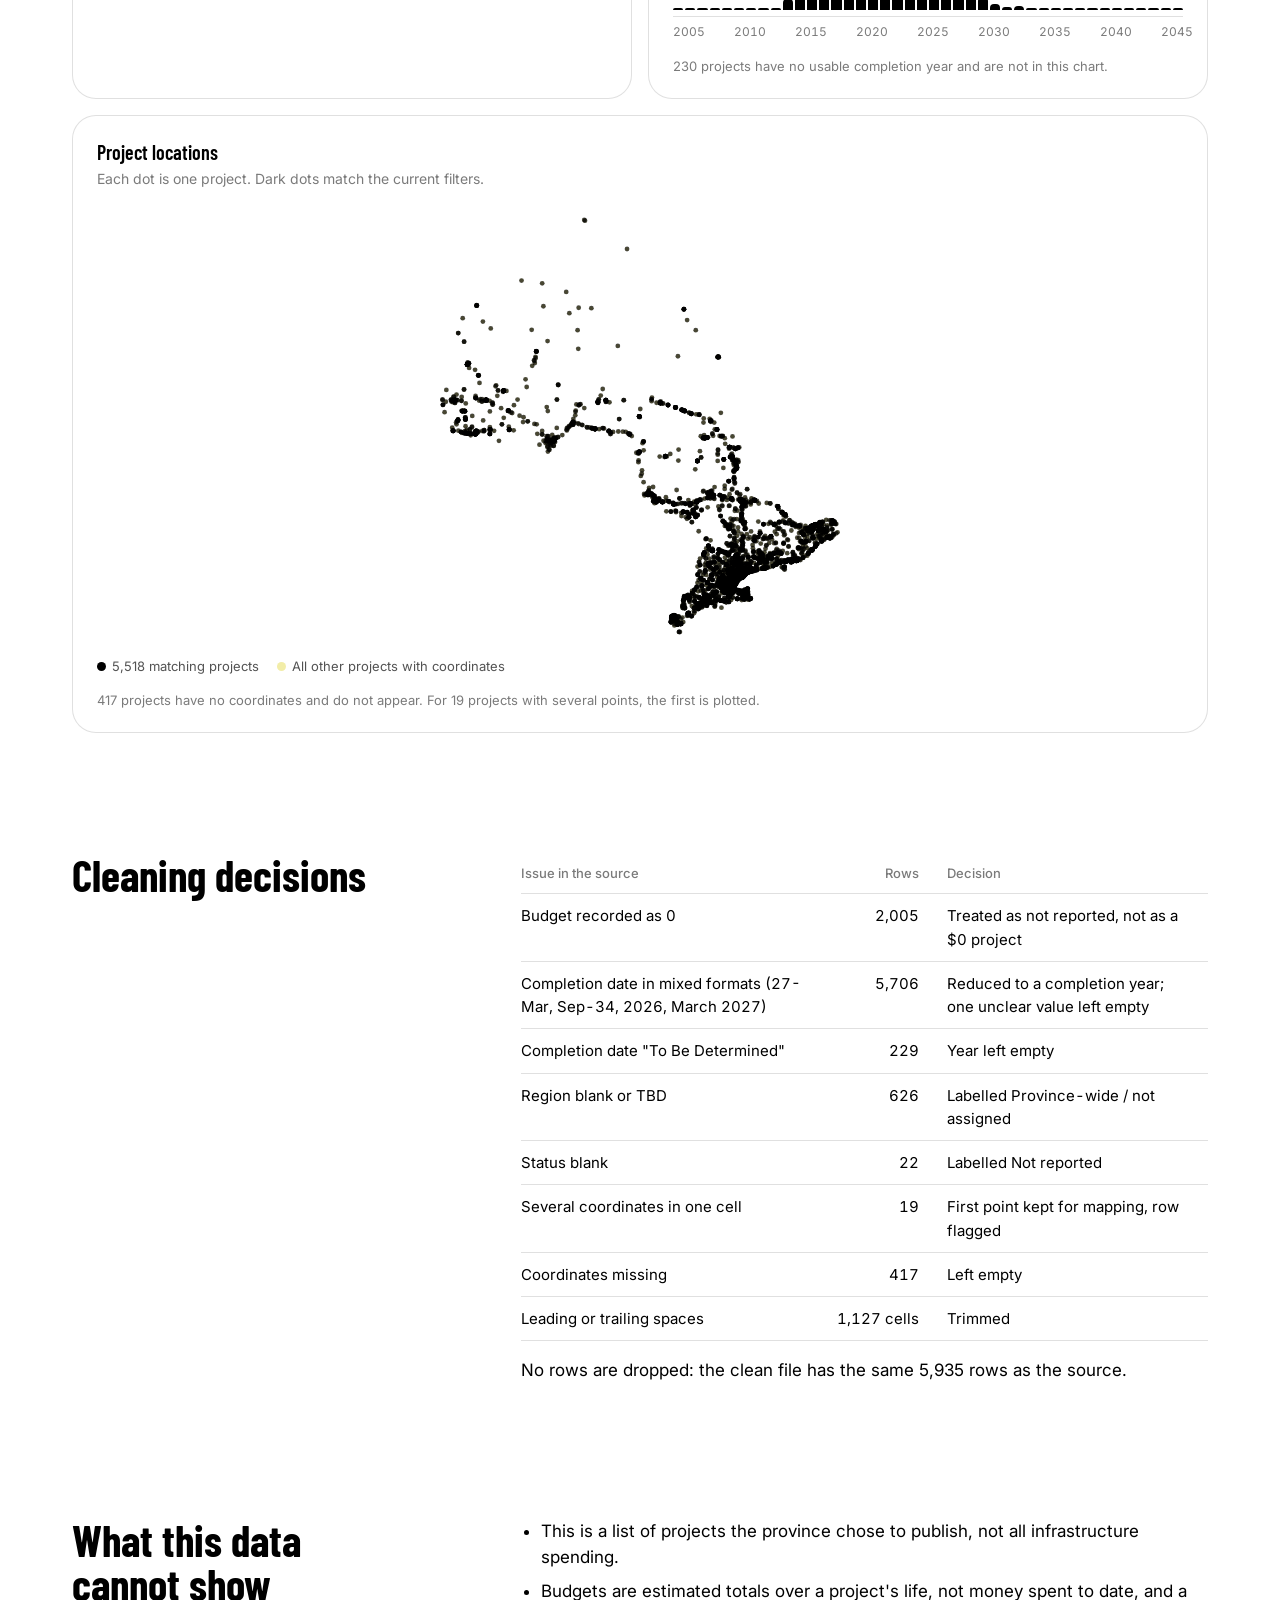
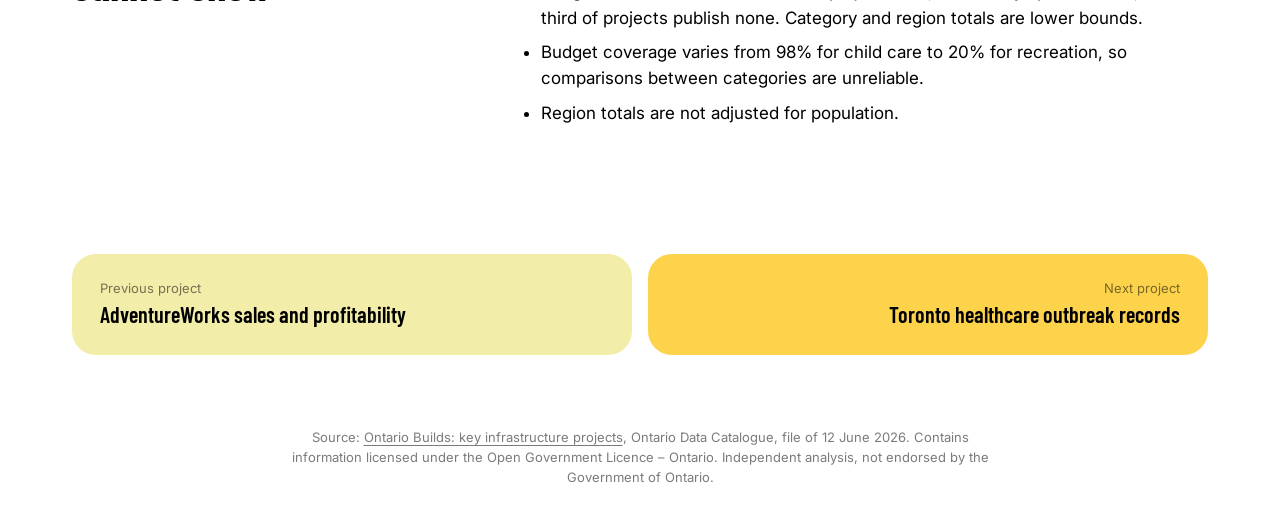
<file: projects/ontario.html>
<!doctype html>
<html lang="en">
<head>
<meta charset="utf-8">
<meta name="viewport" content="width=device-width, initial-scale=1">
<title>Ontario infrastructure projects | Mincheng Li</title>
<meta name="description" content="Interactive view of 5,935 Ontario infrastructure projects by category, region, status and budget.">
<script>document.documentElement.classList.add('js')</script>
<link rel="preconnect" href="https://fonts.googleapis.com">
<link rel="preconnect" href="https://fonts.gstatic.com" crossorigin>
<link href="https://fonts.googleapis.com/css2?family=Barlow+Condensed:wght@500;600;700&family=Inter:wght@400;500;600&display=swap" rel="stylesheet">
<link rel="stylesheet" href="../assets/project.css">
</head>
<body>
<nav class="nav" aria-label="Main">
  <strong><a href="../index.html">Mincheng Li</a></strong>
  <span class="links"><a href="ontario.html" aria-current="page">Ontario</a><a href="outbreaks.html">Outbreaks</a><a href="ttc.html">TTC</a><a href="adventureworks.html">AdventureWorks</a></span>
  <a class="pill" href="mailto:mincheng.li@uwaterloo.ca">Email me</a>
</nav>

<main>
  <header class="phead stripe-under">
    <div class="wash" aria-hidden="true"></div>
    <p class="made rise">SQL, Python and Tableau Public. October 2026.</p>
    <h1 class="rise" style="--i:1">Ontario infrastructure projects</h1>
    <p class="lead rise" style="--i:2">Where the province's published projects are, what stage they are at, and where the reported budget is concentrated.</p>
    <div class="cta rise" style="--i:3"><a class="btn primary" href="https://public.tableau.com/app/profile/mincheng.li/viz/OntarioBuildsInfrastructureProjects">Open the Tableau dashboard</a><a class="btn ghost" href="https://github.com/Min-star-code/ontario-infrastructure-analysis">Read the code</a><a class="btn ghost" href="https://github.com/Min-star-code/ontario-infrastructure-analysis/blob/main/reports/briefing_note.md">Read the briefing note</a></div>
  </header>

  <div class="wrap">
    <section class="explorer" aria-label="Interactive charts">
      <div class="filters" id="filters"></div>
      <div class="kpis" id="kpis"></div>
      <div class="grid">
        <section class="panel"><h2>By category</h2><p class="sub"><span data-mlabel></span> by project category. Click a bar to filter.</p><div id="cat"></div></section>
        <section class="panel"><h2>By region</h2><p class="sub"><span data-mlabel></span> by region.</p><div id="reg"></div></section>
        <section class="panel"><h2>By status</h2><p class="sub"><span data-mlabel></span> by reported status.</p><div id="sta"></div></section>
        <section class="panel"><h2>By target completion year</h2><p class="sub"><span data-mlabel></span> by the year parsed from the completion date.</p><div id="yr"></div><p class="note">230 projects have no usable completion year and are not in this chart.</p></section>
        <section class="panel wide"><h2>Project locations</h2><p class="sub">Each dot is one project. Dark dots match the current filters.</p><div class="map"><canvas id="map" role="img"></canvas></div><div class="legend"><span><i></i><span id="mapn"></span></span><span><i class="m"></i>All other projects with coordinates</span></div><p class="note">417 projects have no coordinates and do not appear. For 19 projects with several points, the first is plotted.</p></section>
      </div>
    </section>
    <section class="prose"><h2>Cleaning decisions</h2><div><div class="scroll"><table class="tbl num"><thead><tr><th scope="col">Issue in the source</th><th scope="col" class="n">Rows</th><th scope="col">Decision</th></tr></thead><tbody><tr><td>Budget recorded as 0</td><td class="n">2,005</td><td>Treated as not reported, not as a $0 project</td></tr><tr><td>Completion date in mixed formats (27-Mar, Sep-34, 2026, March 2027)</td><td class="n">5,706</td><td>Reduced to a completion year; one unclear value left empty</td></tr><tr><td>Completion date "To Be Determined"</td><td class="n">229</td><td>Year left empty</td></tr><tr><td>Region blank or TBD</td><td class="n">626</td><td>Labelled Province-wide / not assigned</td></tr><tr><td>Status blank</td><td class="n">22</td><td>Labelled Not reported</td></tr><tr><td>Several coordinates in one cell</td><td class="n">19</td><td>First point kept for mapping, row flagged</td></tr><tr><td>Coordinates missing</td><td class="n">417</td><td>Left empty</td></tr><tr><td>Leading or trailing spaces</td><td class="n">1,127 cells</td><td>Trimmed</td></tr></tbody></table></div><p style="margin-top:16px">No rows are dropped: the clean file has the same 5,935 rows as the source.</p></div></section>
    <section class="prose"><h2>What this data cannot show</h2><div><ul><li>This is a list of projects the province chose to publish, not all infrastructure spending.</li><li>Budgets are estimated totals over a project's life, not money spent to date, and a third of projects publish none. Category and region totals are lower bounds.</li><li>Budget coverage varies from 98% for child care to 20% for recreation, so comparisons between categories are unreliable.</li><li>Region totals are not adjusted for population.</li></ul></div></section>
    <nav class="pager" aria-label="Other projects"><a href="adventureworks.html"><small>Previous project</small><b>AdventureWorks sales and profitability</b></a><a href="outbreaks.html"><small>Next project</small><b>Toronto healthcare outbreak records</b></a></nav>
  </div>
</main>
<footer>Source: <a href="https://data.ontario.ca/dataset/ontario-builds-key-infrastructure-projects">Ontario Builds: key infrastructure projects</a>, Ontario Data Catalogue, file of 12 June 2026. Contains information licensed under the Open Government Licence – Ontario. Independent analysis, not endorsed by the Government of Ontario.</footer>

<script src="../data/ontario.js"></script>
<script src="../assets/explore.js"></script>
<script>
const { Explorer, filterBar, kpis, bars, cols, heat, dotMap, chrome, int, money, pct, $ } = EX, D = DATA;
chrome();
const Y0 = 2005, years = Array.from({ length: 2046 - Y0 + 1 }, (_, i) => String(Y0 + i));
const ex = Explorer({
  n: D.n, measure: 'projects',
  dims: {
    cat: { label: 'Category', all: 'All categories', values: D.cats, of: i => D.cat[i] },
    reg: { label: 'Region', all: 'All regions', values: D.regs, of: i => D.reg[i] },
    sta: { label: 'Status', all: 'All statuses', values: D.stas, of: i => D.sta[i] },
    yr: { label: 'Completion year', all: 'All years', values: years, of: i => D.yr[i] ? D.yr[i] - Y0 : -1 }
  },
  measures: {
    projects: { label: 'Projects', of: () => 1, fmt: int },
    budget: { label: 'Reported budget', of: i => (D.bud[i] || 0) * 1e6, fmt: money }
  }
});
filterBar($('#filters'), ex, { keys: ['cat', 'reg', 'sta'], count: ex => {
  const n = ex.sum(() => 1), y = ex.f.yr != null ? `Completion year ${years[ex.f.yr]}. ` : '';
  return `${int(n)} of 5,935 projects<small>${y}${ex.active().length ? 'Filtered' : 'No filters applied'}</small>`;
} });
kpis($('#kpis'), ex, [
  ex => [int(ex.sum(() => 1)), 'Projects'],
  ex => { const n = ex.sum(() => 1), b = ex.sum(i => D.bud[i] != null ? 1 : 0); return [n ? pct(b / n, 0) : '0%', 'Publish a budget', `${int(b)} of ${int(n)}`]; },
  ex => [money(ex.sum(i => (D.bud[i] || 0) * 1e6)), 'Reported budget', 'A lower bound'],
  ex => [int(ex.sum(i => D.sta[i] > 0 && D.sta[i] < 3 && D.yr[i] && D.yr[i] < 2026 ? 1 : 0)), 'Past their target year', 'Still planning or under construction']
]);
bars($('#cat'), ex, 'cat'); bars($('#reg'), ex, 'reg'); bars($('#sta'), ex, 'sta');
cols($('#yr'), ex, 'yr', { tick: (i, y) => y % 5 === 0 ? y : '' });
const map = $('#map');
map.addEventListener('drawn', e => $('#mapn').textContent = `${int(e.detail.shown)} matching projects`);
dotMap(map, ex, D.lat, D.lon);
// Panel subtitles that name the current measure
ex.on(() => document.querySelectorAll('[data-mlabel]').forEach(el => el.textContent = ex.m.label));
</script>
</body>
</html>
</file>
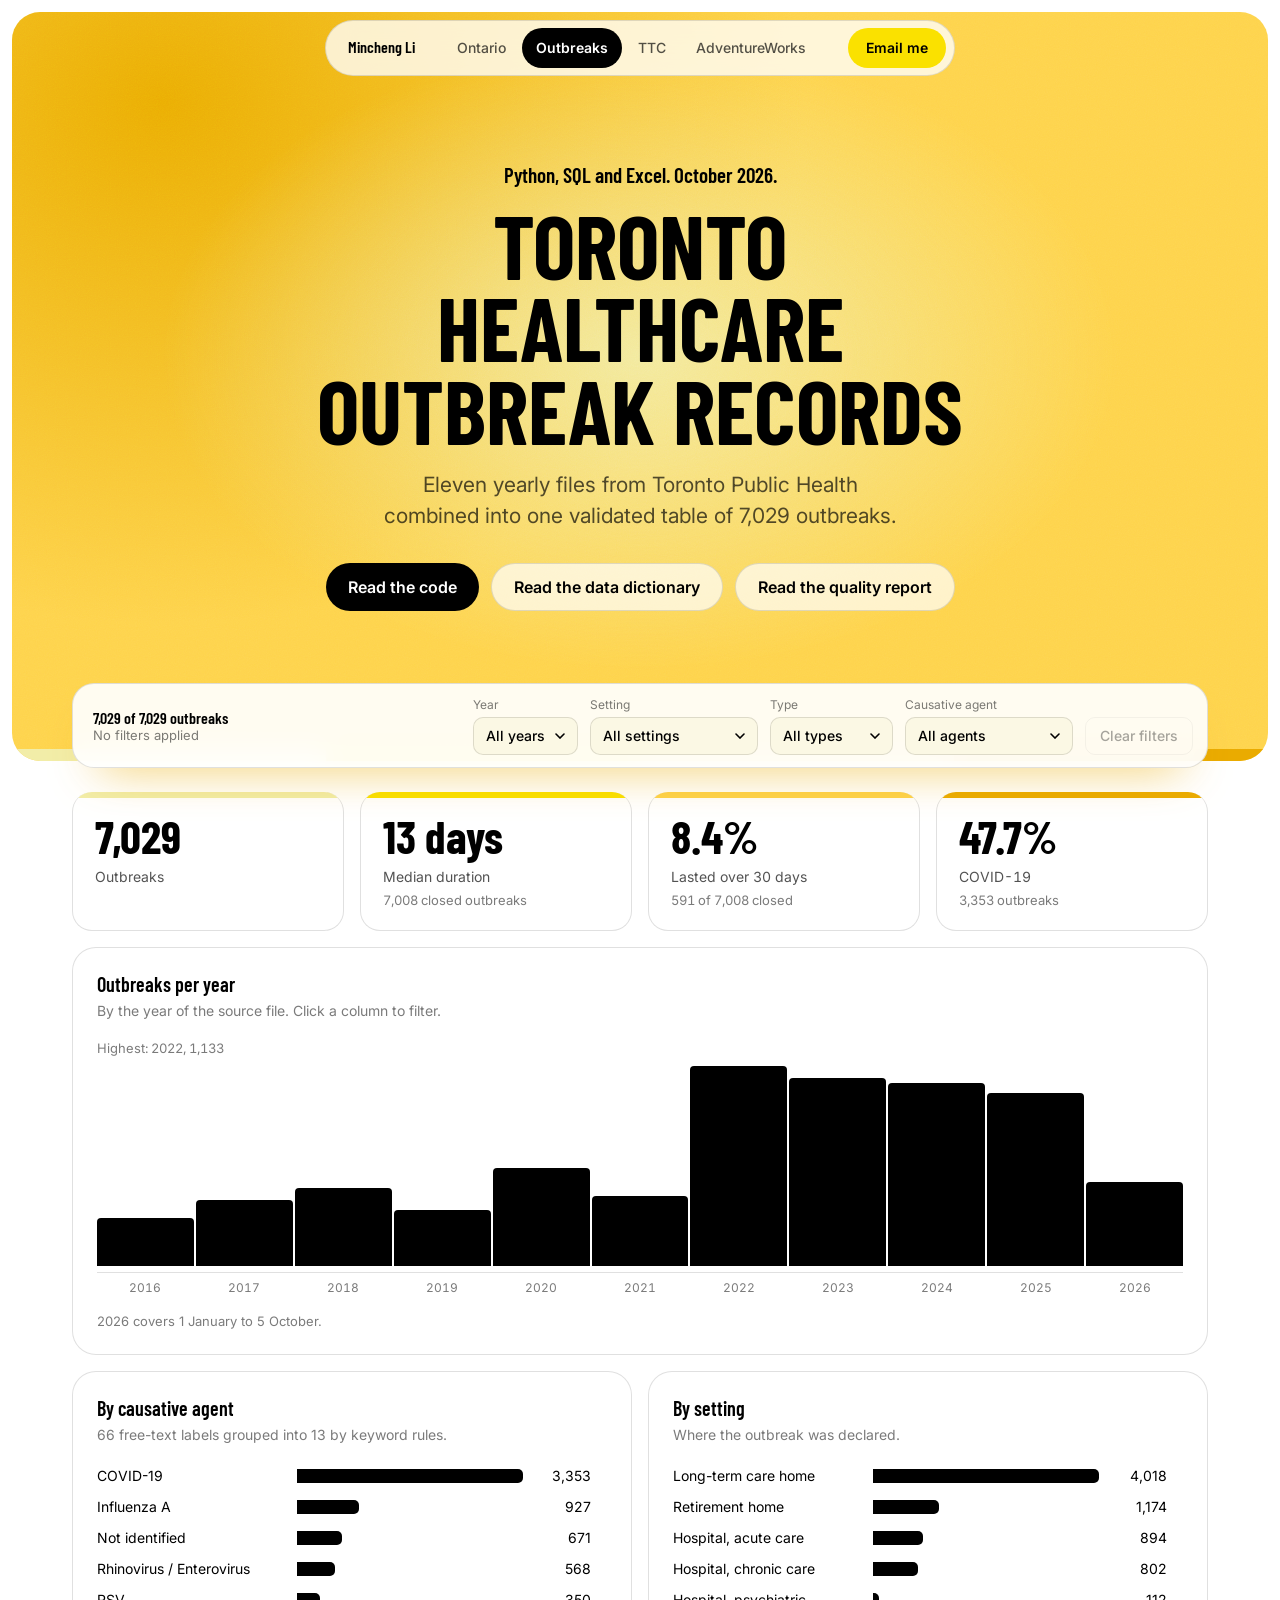
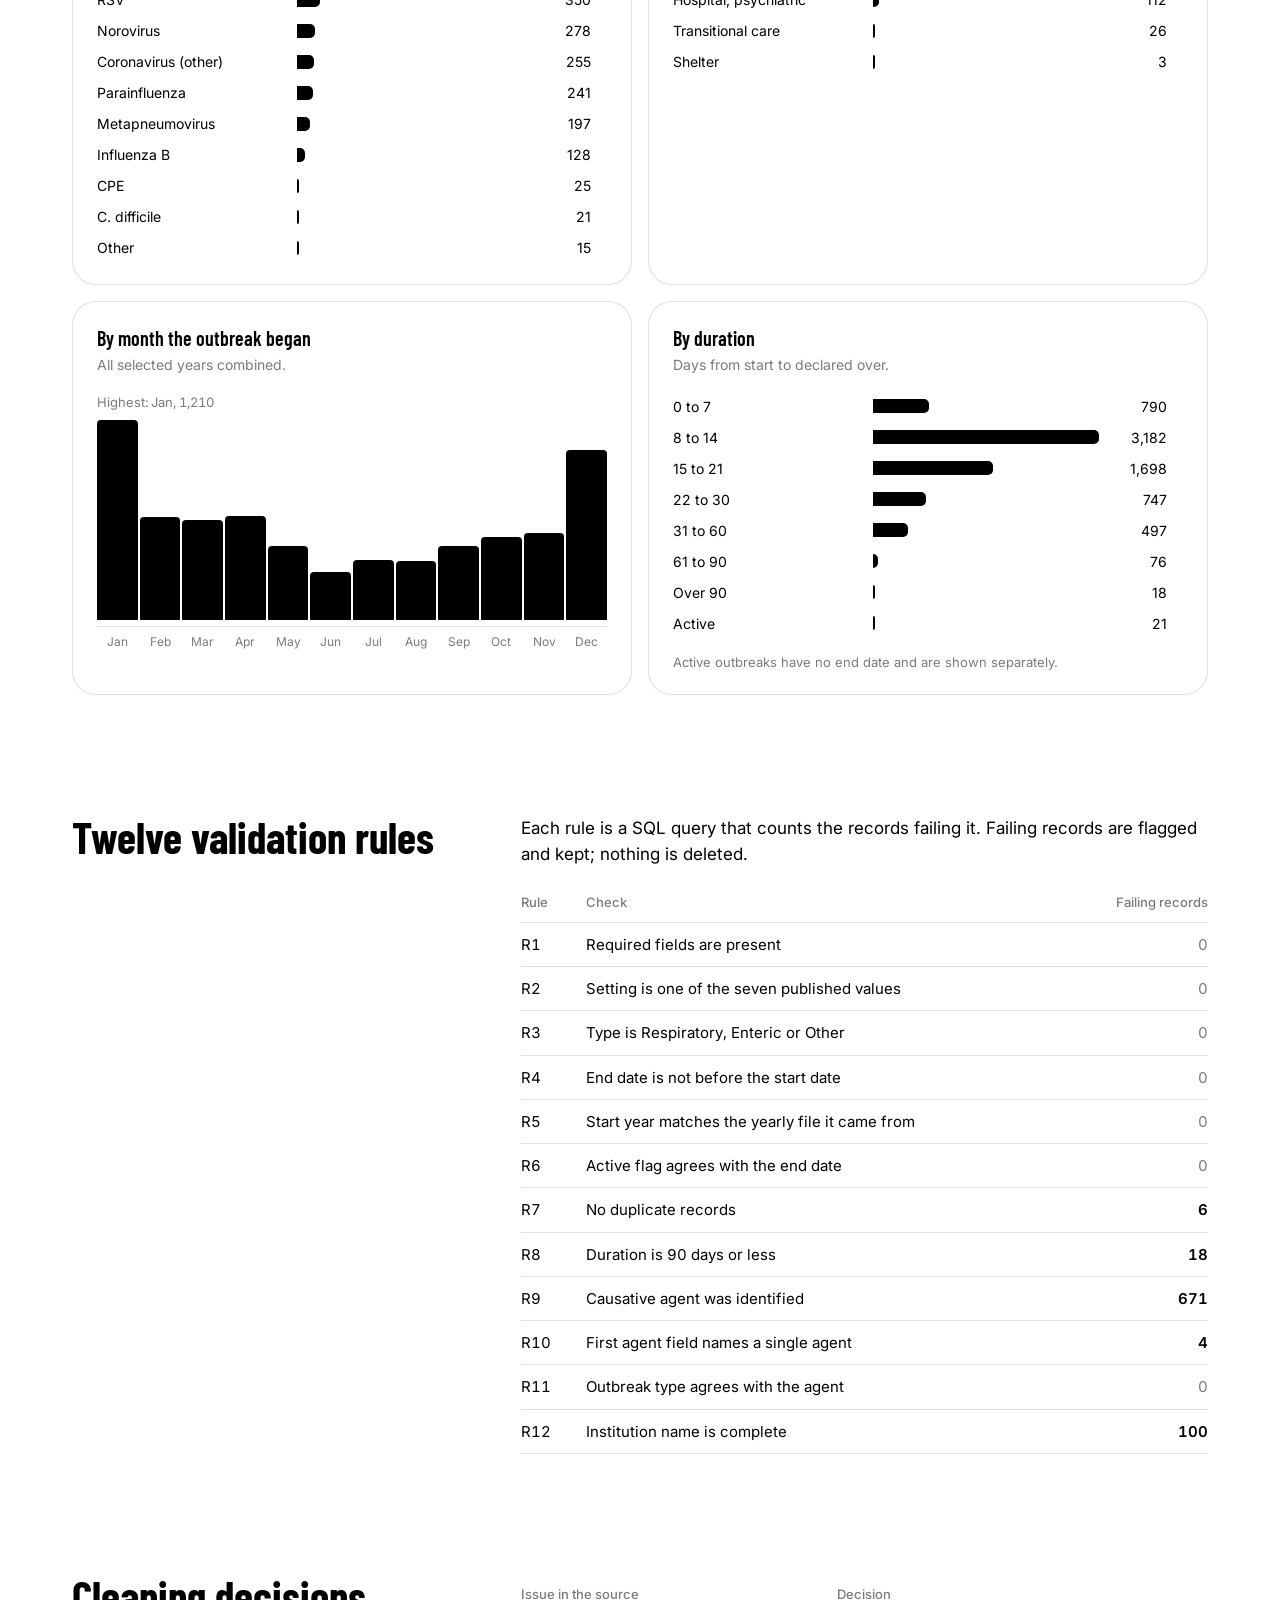
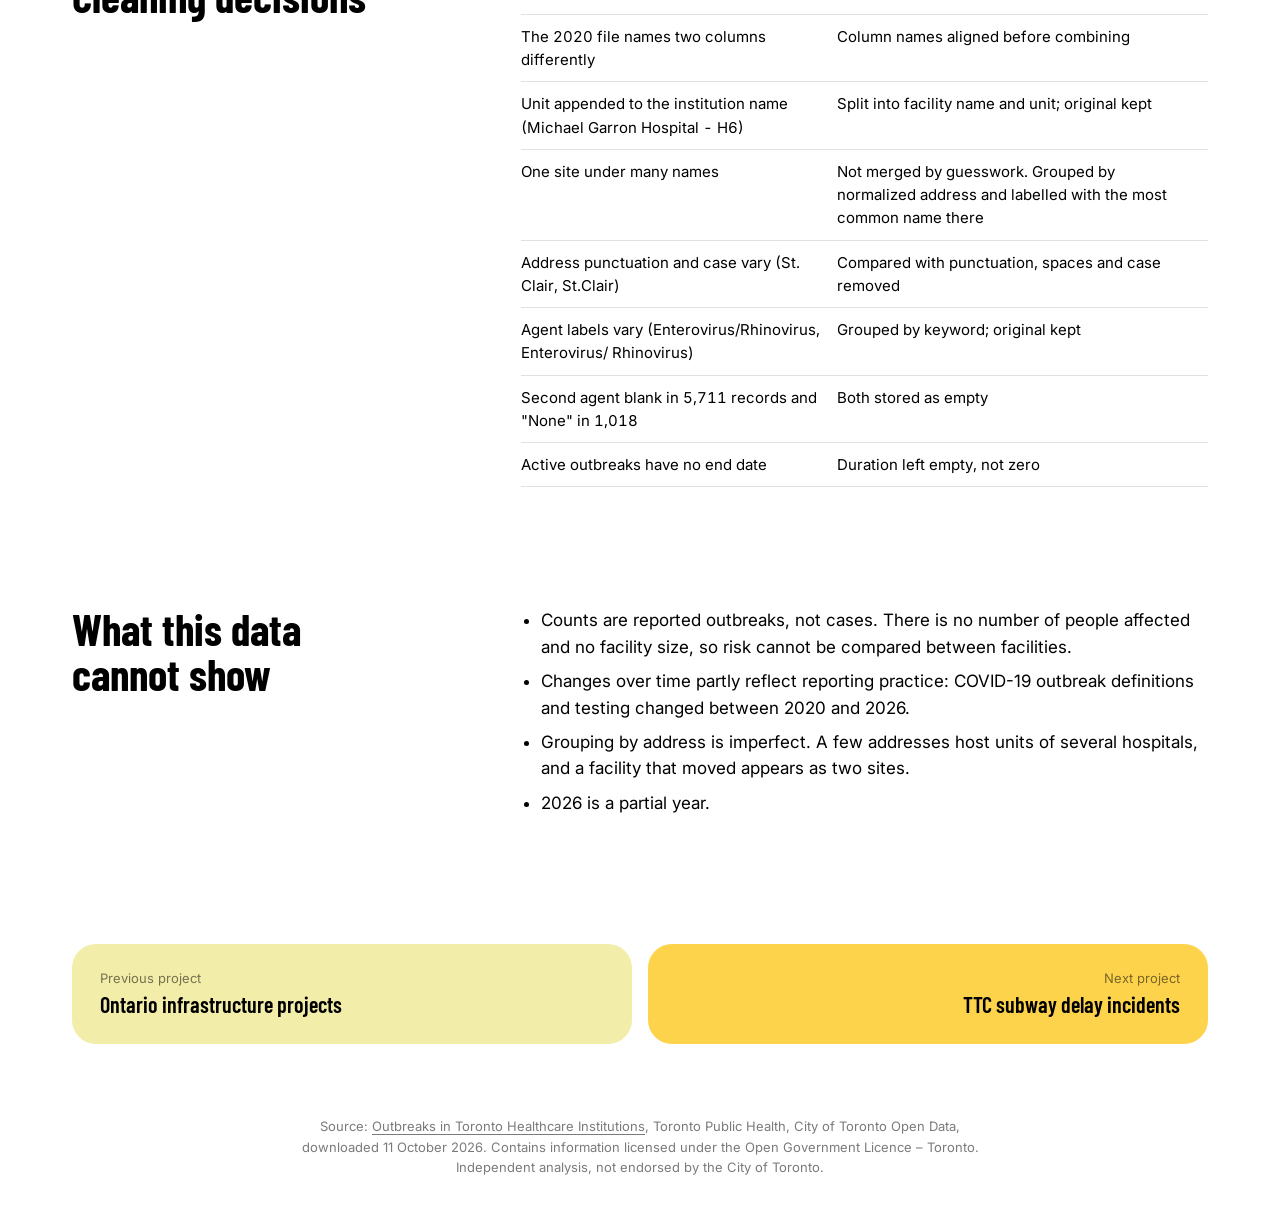
<file: projects/outbreaks.html>
<!doctype html>
<html lang="en">
<head>
<meta charset="utf-8">
<meta name="viewport" content="width=device-width, initial-scale=1">
<title>Toronto healthcare outbreak records | Mincheng Li</title>
<meta name="description" content="Interactive view of 7,029 Toronto healthcare outbreak records, 2016 to 2026, with the data quality checks behind them.">
<script>document.documentElement.classList.add('js')</script>
<link rel="preconnect" href="https://fonts.googleapis.com">
<link rel="preconnect" href="https://fonts.gstatic.com" crossorigin>
<link href="https://fonts.googleapis.com/css2?family=Barlow+Condensed:wght@500;600;700&family=Inter:wght@400;500;600&display=swap" rel="stylesheet">
<link rel="stylesheet" href="../assets/project.css">
</head>
<body>
<nav class="nav" aria-label="Main">
  <strong><a href="../index.html">Mincheng Li</a></strong>
  <span class="links"><a href="ontario.html">Ontario</a><a href="outbreaks.html" aria-current="page">Outbreaks</a><a href="ttc.html">TTC</a><a href="adventureworks.html">AdventureWorks</a></span>
  <a class="pill" href="mailto:mincheng.li@uwaterloo.ca">Email me</a>
</nav>

<main>
  <header class="phead stripe-under">
    <div class="wash" aria-hidden="true"></div>
    <p class="made rise">Python, SQL and Excel. October 2026.</p>
    <h1 class="rise" style="--i:1">Toronto healthcare outbreak records</h1>
    <p class="lead rise" style="--i:2">Eleven yearly files from Toronto Public Health combined into one validated table of 7,029 outbreaks.</p>
    <div class="cta rise" style="--i:3"><a class="btn primary" href="https://github.com/Min-star-code/toronto-outbreak-data-quality">Read the code</a><a class="btn ghost" href="https://github.com/Min-star-code/toronto-outbreak-data-quality/blob/main/data_dictionary.md">Read the data dictionary</a><a class="btn ghost" href="https://github.com/Min-star-code/toronto-outbreak-data-quality/blob/main/reports/data_quality_report.md">Read the quality report</a></div>
  </header>

  <div class="wrap">
    <section class="explorer" aria-label="Interactive charts">
      <div class="filters" id="filters"></div>
      <div class="kpis" id="kpis"></div>
      <div class="grid">
        <section class="panel wide"><h2>Outbreaks per year</h2><p class="sub">By the year of the source file. Click a column to filter.</p><div id="yr"></div><p class="note">2026 covers 1 January to 5 October.</p></section>
        <section class="panel"><h2>By causative agent</h2><p class="sub">66 free-text labels grouped into 13 by keyword rules.</p><div id="agt"></div></section>
        <section class="panel"><h2>By setting</h2><p class="sub">Where the outbreak was declared.</p><div id="set"></div></section>
        <section class="panel"><h2>By month the outbreak began</h2><p class="sub">All selected years combined.</p><div id="mon"></div></section>
        <section class="panel"><h2>By duration</h2><p class="sub">Days from start to declared over.</p><div id="dur"></div><p class="note">Active outbreaks have no end date and are shown separately.</p></section>
      </div>
    </section>
    <section class="prose"><h2>Twelve validation rules</h2><div><p>Each rule is a SQL query that counts the records failing it. Failing records are flagged and kept; nothing is deleted.</p><div class="scroll"><table class="tbl num"><thead><tr><th scope="col">Rule</th><th scope="col">Check</th><th scope="col" class="n">Failing records</th></tr></thead><tbody><tr><td>R1</td><td>Required fields are present</td><td class="n"><span class="ok">0</span></td></tr><tr><td>R2</td><td>Setting is one of the seven published values</td><td class="n"><span class="ok">0</span></td></tr><tr><td>R3</td><td>Type is Respiratory, Enteric or Other</td><td class="n"><span class="ok">0</span></td></tr><tr><td>R4</td><td>End date is not before the start date</td><td class="n"><span class="ok">0</span></td></tr><tr><td>R5</td><td>Start year matches the yearly file it came from</td><td class="n"><span class="ok">0</span></td></tr><tr><td>R6</td><td>Active flag agrees with the end date</td><td class="n"><span class="ok">0</span></td></tr><tr><td>R7</td><td>No duplicate records</td><td class="n"><span class="flag">6</span></td></tr><tr><td>R8</td><td>Duration is 90 days or less</td><td class="n"><span class="flag">18</span></td></tr><tr><td>R9</td><td>Causative agent was identified</td><td class="n"><span class="flag">671</span></td></tr><tr><td>R10</td><td>First agent field names a single agent</td><td class="n"><span class="flag">4</span></td></tr><tr><td>R11</td><td>Outbreak type agrees with the agent</td><td class="n"><span class="ok">0</span></td></tr><tr><td>R12</td><td>Institution name is complete</td><td class="n"><span class="flag">100</span></td></tr></tbody></table></div></div></section>
    <section class="prose"><h2>Cleaning decisions</h2><div><div class="scroll"><table class="tbl num"><thead><tr><th scope="col">Issue in the source</th><th scope="col">Decision</th></tr></thead><tbody><tr><td>The 2020 file names two columns differently</td><td>Column names aligned before combining</td></tr><tr><td>Unit appended to the institution name (Michael Garron Hospital - H6)</td><td>Split into facility name and unit; original kept</td></tr><tr><td>One site under many names</td><td>Not merged by guesswork. Grouped by normalized address and labelled with the most common name there</td></tr><tr><td>Address punctuation and case vary (St. Clair, St.Clair)</td><td>Compared with punctuation, spaces and case removed</td></tr><tr><td>Agent labels vary (Enterovirus/Rhinovirus, Enterovirus/ Rhinovirus)</td><td>Grouped by keyword; original kept</td></tr><tr><td>Second agent blank in 5,711 records and "None" in 1,018</td><td>Both stored as empty</td></tr><tr><td>Active outbreaks have no end date</td><td>Duration left empty, not zero</td></tr></tbody></table></div></div></section>
    <section class="prose"><h2>What this data cannot show</h2><div><ul><li>Counts are reported outbreaks, not cases. There is no number of people affected and no facility size, so risk cannot be compared between facilities.</li><li>Changes over time partly reflect reporting practice: COVID-19 outbreak definitions and testing changed between 2020 and 2026.</li><li>Grouping by address is imperfect. A few addresses host units of several hospitals, and a facility that moved appears as two sites.</li><li>2026 is a partial year.</li></ul></div></section>
    <nav class="pager" aria-label="Other projects"><a href="ontario.html"><small>Previous project</small><b>Ontario infrastructure projects</b></a><a href="ttc.html"><small>Next project</small><b>TTC subway delay incidents</b></a></nav>
  </div>
</main>
<footer>Source: <a href="https://open.toronto.ca/dataset/outbreaks-in-toronto-healthcare-institutions/">Outbreaks in Toronto Healthcare Institutions</a>, Toronto Public Health, City of Toronto Open Data, downloaded 11 October 2026. Contains information licensed under the Open Government Licence – Toronto. Independent analysis, not endorsed by the City of Toronto.</footer>

<script src="../data/outbreaks.js"></script>
<script src="../assets/explore.js"></script>
<script>
const { Explorer, filterBar, kpis, bars, cols, heat, dotMap, chrome, int, money, pct, $ } = EX, D = DATA;
chrome();
const years = Array.from({ length: 11 }, (_, i) => String(2016 + i));
const months = ['Jan', 'Feb', 'Mar', 'Apr', 'May', 'Jun', 'Jul', 'Aug', 'Sep', 'Oct', 'Nov', 'Dec'];
const settings = D.settings.map(s => s === 'LTCH' ? 'Long-term care home' : s.replace('Hospital-', 'Hospital, ').replace('Care', 'care').replace('Home', 'home').replace('Psychiatric', 'psychiatric').replace('Acute', 'acute').replace('Chronic', 'chronic'));
const buckets = ['0 to 7', '8 to 14', '15 to 21', '22 to 30', '31 to 60', '61 to 90', 'Over 90', 'Active'];
const bucket = d => d == null ? 7 : d <= 7 ? 0 : d <= 14 ? 1 : d <= 21 ? 2 : d <= 30 ? 3 : d <= 60 ? 4 : d <= 90 ? 5 : 6;
const covid = D.agents.indexOf('COVID-19');
const ex = Explorer({
  n: D.n, measure: 'count',
  dims: {
    yr: { label: 'Year', all: 'All years', values: years, of: i => D.yr[i] - 2016 },
    set: { label: 'Setting', all: 'All settings', values: settings, of: i => D.set[i] },
    typ: { label: 'Type', all: 'All types', values: D.types, of: i => D.typ[i] },
    agt: { label: 'Causative agent', all: 'All agents', values: D.agents, of: i => D.agt[i] },
    mon: { label: 'Start month', all: 'All months', values: months, of: i => D.mon[i] - 1 },
    dur: { label: 'Duration', all: 'Any duration', values: buckets, of: i => bucket(D.dur[i]) }
  },
  measures: { count: { label: 'Outbreaks', of: () => 1, fmt: int } }
});
filterBar($('#filters'), ex, { keys: ['yr', 'set', 'typ', 'agt'], count: ex => {
  const extra = ['mon', 'dur'].filter(k => ex.f[k] != null).map(k => `${ex.dims[k].label}: ${ex.dims[k].values[ex.f[k]]}. `).join('');
  return `${int(ex.sum(() => 1))} of 7,029 outbreaks<small>${extra}${ex.active().length ? 'Filtered' : 'No filters applied'}</small>`;
} });
kpis($('#kpis'), ex, [
  ex => [int(ex.sum(() => 1)), 'Outbreaks'],
  ex => { const d = []; ex.each(i => { if (D.dur[i] != null) d.push(D.dur[i]); }); d.sort((a, b) => a - b);
    const m = d.length ? (d.length % 2 ? d[(d.length - 1) / 2] : (d[d.length / 2 - 1] + d[d.length / 2]) / 2) : null;
    return [m == null ? 'n/a' : `${m} days`, 'Median duration', `${int(d.length)} closed outbreaks`]; },
  ex => { let c = 0, l = 0; ex.each(i => { if (D.dur[i] != null) { c++; if (D.dur[i] > 30) l++; } }); return [c ? pct(l / c) : 'n/a', 'Lasted over 30 days', `${int(l)} of ${int(c)} closed`]; },
  ex => { const n = ex.sum(() => 1), c = ex.sum(i => D.agt[i] === covid ? 1 : 0); return [n ? pct(c / n) : 'n/a', 'COVID-19', `${int(c)} outbreaks`]; }
]);
cols($('#yr'), ex, 'yr');
bars($('#agt'), ex, 'agt'); bars($('#set'), ex, 'set');
cols($('#mon'), ex, 'mon');
bars($('#dur'), ex, 'dur', { sort: 'index', keepZero: true });
// Panel subtitles that name the current measure
ex.on(() => document.querySelectorAll('[data-mlabel]').forEach(el => el.textContent = ex.m.label));
</script>
</body>
</html>
</file>
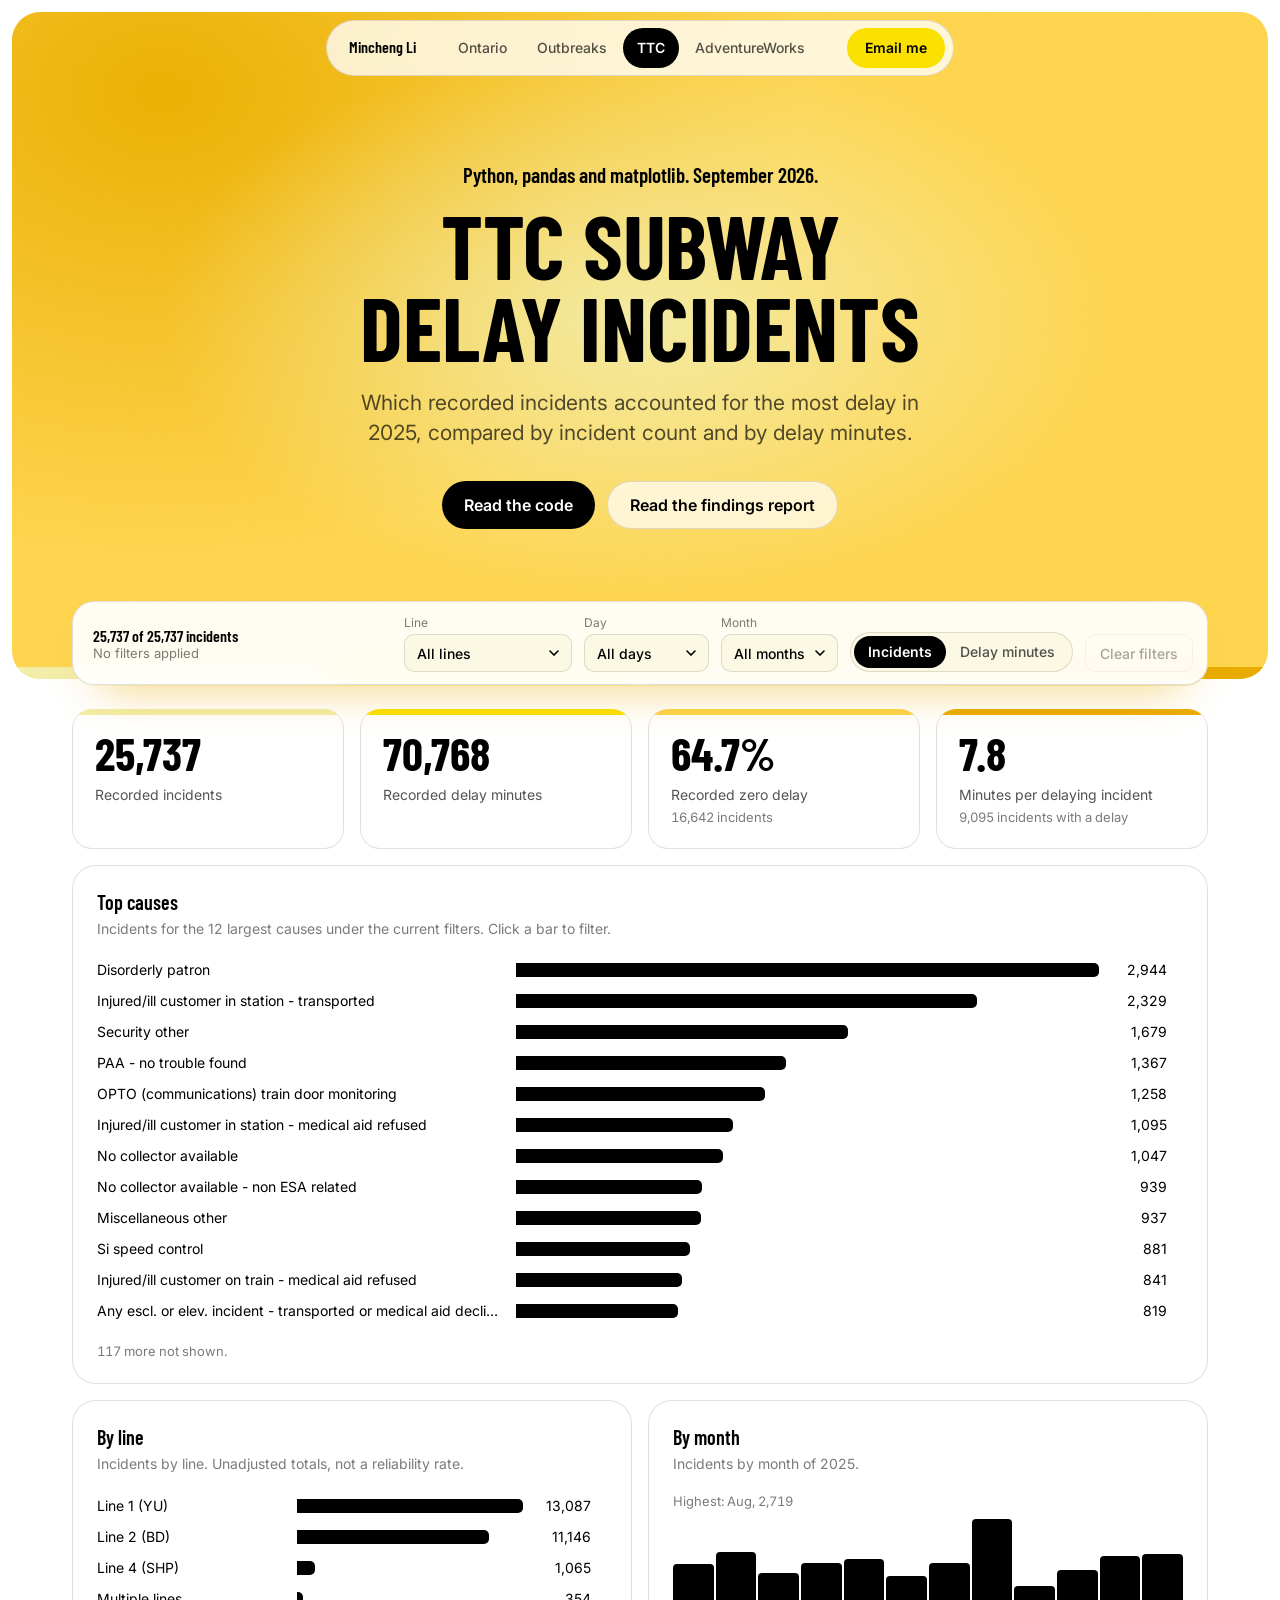
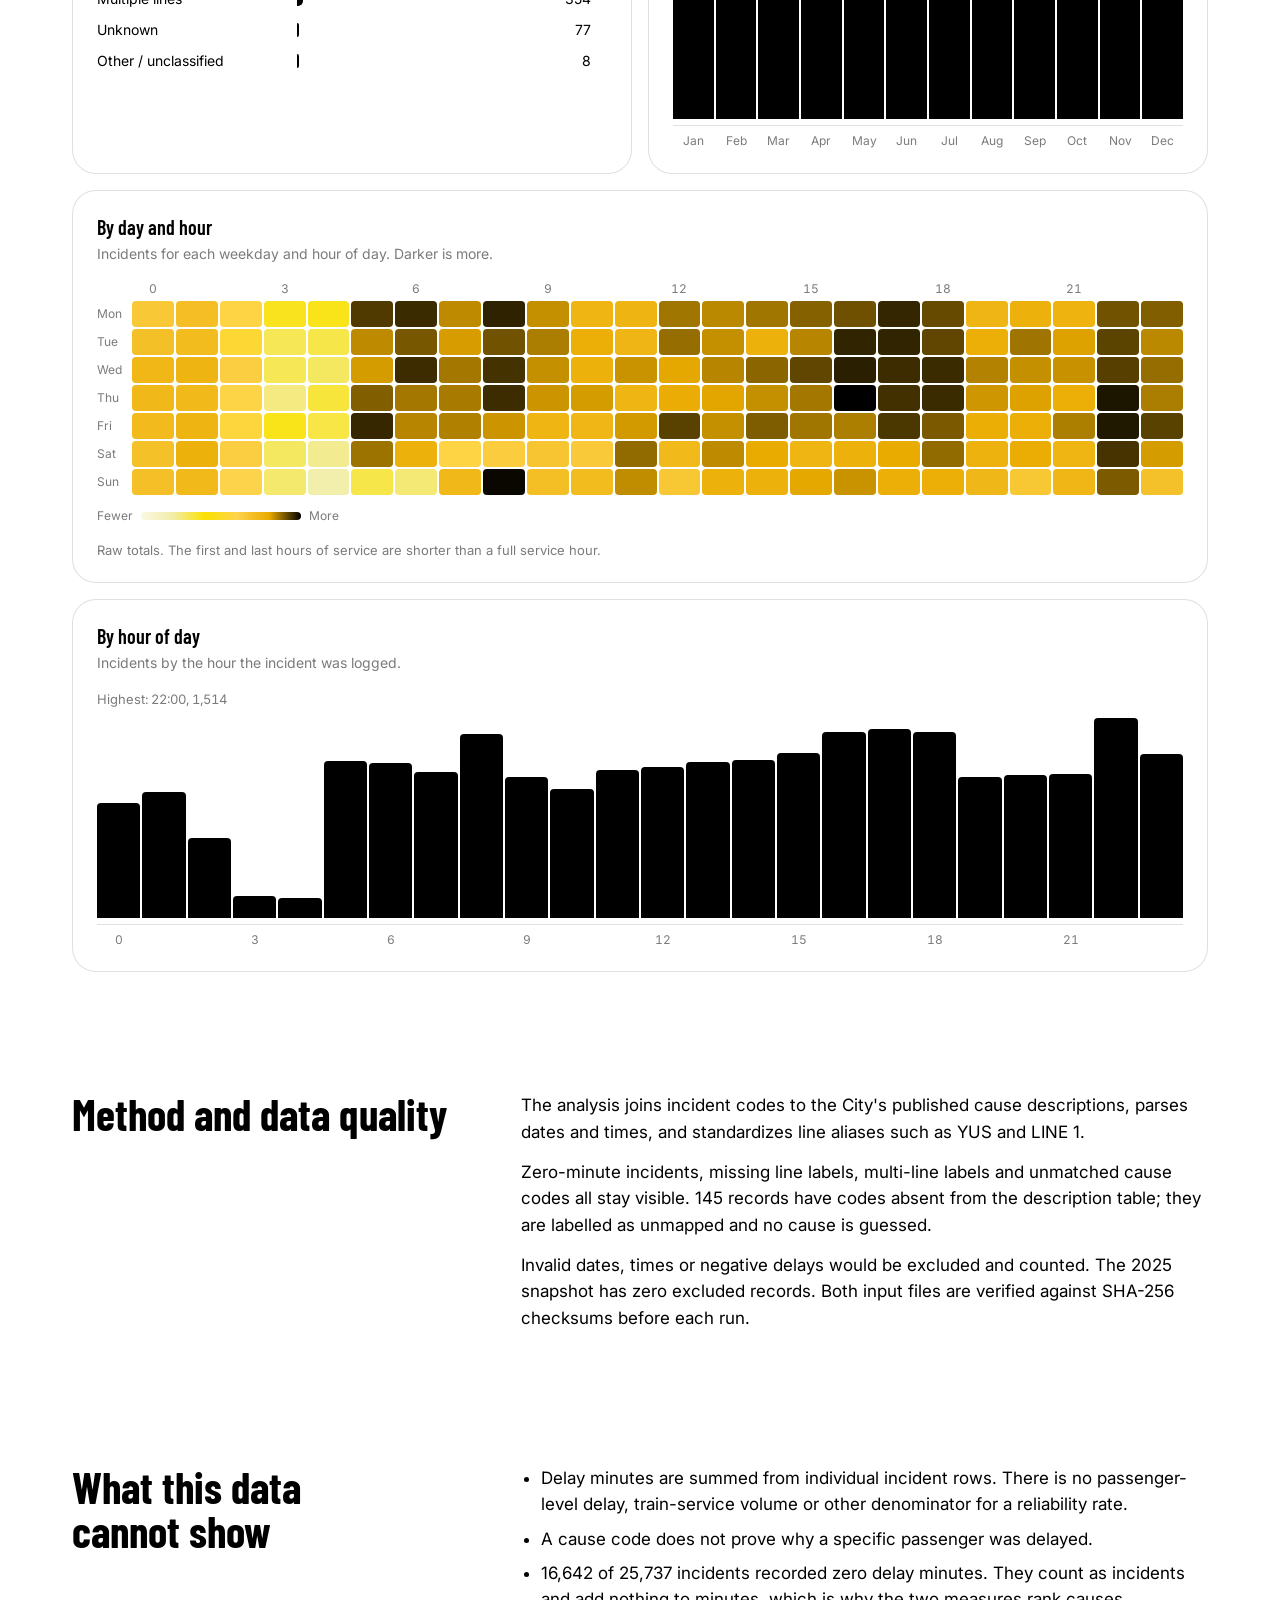
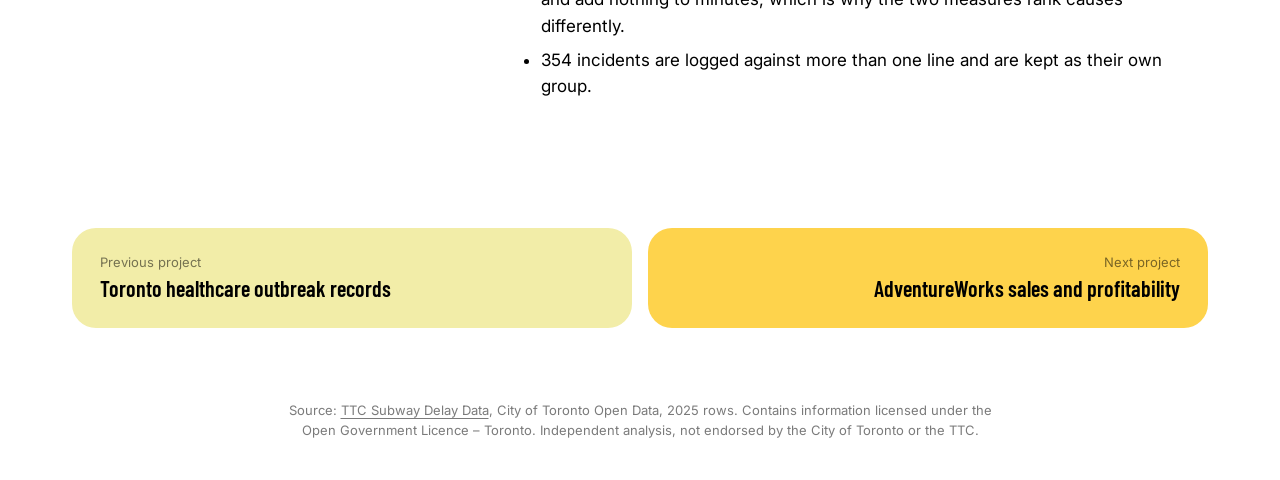
<file: projects/ttc.html>
<!doctype html>
<html lang="en">
<head>
<meta charset="utf-8">
<meta name="viewport" content="width=device-width, initial-scale=1">
<title>TTC subway delay incidents | Mincheng Li</title>
<meta name="description" content="Interactive view of 25,737 TTC subway incidents in 2025 by cause, line and time of day, counted by incidents or by delay minutes.">
<script>document.documentElement.classList.add('js')</script>
<link rel="preconnect" href="https://fonts.googleapis.com">
<link rel="preconnect" href="https://fonts.gstatic.com" crossorigin>
<link href="https://fonts.googleapis.com/css2?family=Barlow+Condensed:wght@500;600;700&family=Inter:wght@400;500;600&display=swap" rel="stylesheet">
<link rel="stylesheet" href="../assets/project.css">
</head>
<body>
<nav class="nav" aria-label="Main">
  <strong><a href="../index.html">Mincheng Li</a></strong>
  <span class="links"><a href="ontario.html">Ontario</a><a href="outbreaks.html">Outbreaks</a><a href="ttc.html" aria-current="page">TTC</a><a href="adventureworks.html">AdventureWorks</a></span>
  <a class="pill" href="mailto:mincheng.li@uwaterloo.ca">Email me</a>
</nav>

<main>
  <header class="phead stripe-under">
    <div class="wash" aria-hidden="true"></div>
    <p class="made rise">Python, pandas and matplotlib. September 2026.</p>
    <h1 class="rise" style="--i:1">TTC subway delay incidents</h1>
    <p class="lead rise" style="--i:2">Which recorded incidents accounted for the most delay in 2025, compared by incident count and by delay minutes.</p>
    <div class="cta rise" style="--i:3"><a class="btn primary" href="https://github.com/Min-star-code/ttc-subway-delay-analysis">Read the code</a><a class="btn ghost" href="https://github.com/Min-star-code/ttc-subway-delay-analysis/blob/main/reports/findings.md">Read the findings report</a></div>
  </header>

  <div class="wrap">
    <section class="explorer" aria-label="Interactive charts">
      <div class="filters" id="filters"></div>
      <div class="kpis" id="kpis"></div>
      <div class="grid">
        <section class="panel wide"><h2>Top causes</h2><p class="sub"><span data-mlabel></span> for the 12 largest causes under the current filters. Click a bar to filter.</p><div id="cause"></div></section>
        <section class="panel"><h2>By line</h2><p class="sub"><span data-mlabel></span> by line. Unadjusted totals, not a reliability rate.</p><div id="line"></div></section>
        <section class="panel"><h2>By month</h2><p class="sub"><span data-mlabel></span> by month of 2025.</p><div id="mon"></div></section>
        <section class="panel wide"><h2>By day and hour</h2><p class="sub"><span data-mlabel></span> for each weekday and hour of day. Darker is more.</p><div id="heat"></div><div class="scale" aria-hidden="true">Fewer<i></i>More</div><p class="note">Raw totals. The first and last hours of service are shorter than a full service hour.</p></section>
        <section class="panel wide"><h2>By hour of day</h2><p class="sub"><span data-mlabel></span> by the hour the incident was logged.</p><div id="hr"></div></section>
      </div>
    </section>
    <section class="prose"><h2>Method and data quality</h2><div><p>The analysis joins incident codes to the City's published cause descriptions, parses dates and times, and standardizes line aliases such as YUS and LINE 1.</p><p>Zero-minute incidents, missing line labels, multi-line labels and unmatched cause codes all stay visible. 145 records have codes absent from the description table; they are labelled as unmapped and no cause is guessed.</p><p>Invalid dates, times or negative delays would be excluded and counted. The 2025 snapshot has zero excluded records. Both input files are verified against SHA-256 checksums before each run.</p></div></section>
    <section class="prose"><h2>What this data cannot show</h2><div><ul><li>Delay minutes are summed from individual incident rows. There is no passenger-level delay, train-service volume or other denominator for a reliability rate.</li><li>A cause code does not prove why a specific passenger was delayed.</li><li>16,642 of 25,737 incidents recorded zero delay minutes. They count as incidents and add nothing to minutes, which is why the two measures rank causes differently.</li><li>354 incidents are logged against more than one line and are kept as their own group.</li></ul></div></section>
    <nav class="pager" aria-label="Other projects"><a href="outbreaks.html"><small>Previous project</small><b>Toronto healthcare outbreak records</b></a><a href="adventureworks.html"><small>Next project</small><b>AdventureWorks sales and profitability</b></a></nav>
  </div>
</main>
<footer>Source: <a href="https://open.toronto.ca/dataset/996cfe8d-fb35-40ce-b569-698d51fc683b/">TTC Subway Delay Data</a>, City of Toronto Open Data, 2025 rows. Contains information licensed under the Open Government Licence – Toronto. Independent analysis, not endorsed by the City of Toronto or the TTC.</footer>

<script src="../data/ttc.js"></script>
<script src="../assets/explore.js"></script>
<script>
const { Explorer, filterBar, kpis, bars, cols, heat, dotMap, chrome, int, money, pct, $ } = EX, D = DATA;
chrome();
const months = ['Jan', 'Feb', 'Mar', 'Apr', 'May', 'Jun', 'Jul', 'Aug', 'Sep', 'Oct', 'Nov', 'Dec'];
const hours = Array.from({ length: 24 }, (_, h) => `${String(h).padStart(2, '0')}:00`);
const sentence = s => (s.charAt(0) + s.slice(1).toLowerCase()).replace(/\b(ttc|opto|paa|esa|atc)\b/gi, m => m.toUpperCase());
const ex = Explorer({
  n: D.n, measure: 'incidents',
  dims: {
    line: { label: 'Line', all: 'All lines', values: D.lines, of: i => D.line[i] },
    cause: { label: 'Cause', all: 'All causes', values: D.causes.map(sentence), of: i => D.cause[i] },
    day: { label: 'Day', all: 'All days', values: D.days, of: i => D.day[i] },
    mon: { label: 'Month', all: 'All months', values: months, of: i => D.mon[i] - 1 },
    hr: { label: 'Hour', all: 'All hours', values: hours, of: i => D.hr[i] }
  },
  measures: {
    incidents: { label: 'Incidents', of: () => 1, fmt: int },
    minutes: { label: 'Delay minutes', of: i => D.min[i], fmt: int }
  }
});
filterBar($('#filters'), ex, { keys: ['line', 'day', 'mon'], count: ex => {
  const extra = ['cause', 'hr'].filter(k => ex.f[k] != null).map(k => `${ex.dims[k].label}: ${ex.dims[k].values[ex.f[k]]}. `).join('');
  return `${int(ex.sum(() => 1))} of 25,737 incidents<small>${extra}${ex.active().length ? 'Filtered' : 'No filters applied'}</small>`;
} });
kpis($('#kpis'), ex, [
  ex => [int(ex.sum(() => 1)), 'Recorded incidents'],
  ex => [int(ex.sum(i => D.min[i])), 'Recorded delay minutes'],
  ex => { const n = ex.sum(() => 1), z = ex.sum(i => D.min[i] === 0 ? 1 : 0); return [n ? pct(z / n) : 'n/a', 'Recorded zero delay', `${int(z)} incidents`]; },
  ex => { const p = ex.sum(i => D.min[i] > 0 ? 1 : 0), m = ex.sum(i => D.min[i]); return [p ? (m / p).toFixed(1) : 'n/a', 'Minutes per delaying incident', `${int(p)} incidents with a delay`]; }
]);
bars($('#cause'), ex, 'cause', { top: 12 });
bars($('#line'), ex, 'line');
cols($('#mon'), ex, 'mon');
heat($('#heat'), ex, 'day', 'hr', { tick: j => j % 3 === 0 ? j : '', row: d => d.slice(0, 3), col: j => hours[j] });
cols($('#hr'), ex, 'hr', { tick: i => i % 3 === 0 ? i : '' });
// Panel subtitles that name the current measure
ex.on(() => document.querySelectorAll('[data-mlabel]').forEach(el => el.textContent = ex.m.label));
</script>
</body>
</html>
</file>
<file: assets/project.css>
:root {
  color-scheme: light;
  --page: #ffffff;      --page-rgb: 255, 255, 255;
  --surface: #ffffff;   --surface-rgb: 255, 255, 255;
  --card: #fbf8e4;      --card-rgb: 251, 248, 228;
  --ink: #000000;       --ink-rgb: 0, 0, 0;
  --ink-2: rgba(0, 0, 0, .68);
  --ink-3: rgba(0, 0, 0, .52);
  --line: rgba(0, 0, 0, .12);
  --mute: #f2eda8;
  --key: #000000;       --on-key: #ffffff;
  --neg: #eaab00;
  /* Waterloo yellows, palest to deepest */
  --y1: #f2eda8;        --y1-rgb: 242, 237, 168;
  --y2: #fae100;        --y2-rgb: 250, 225, 0;
  --y3: #fed34c;        --y3-rgb: 254, 211, 76;
  --y4: #eaab00;        --y4-rgb: 234, 171, 0;
  --peach: var(--y1);   --peach-rgb: var(--y1-rgb);
  --pink: var(--y2);    --pink-rgb: var(--y2-rgb);
  --apricot: var(--y3); --apricot-rgb: var(--y3-rgb);
  --ember: var(--y4);   --ember-rgb: var(--y4-rgb);
  --sky: var(--y1);     --sky-rgb: var(--y1-rgb);
  --amber: #000000;     --amber-rgb: 0, 0, 0;
  --stripe: linear-gradient(90deg, var(--y1) 0 25%, var(--y2) 25% 50%, var(--y3) 50% 75%, var(--y4) 75%);
  --display: "Barlow Condensed", "Arial Narrow", Impact, sans-serif;
  --text: "Inter", -apple-system, BlinkMacSystemFont, "Segoe UI", Roboto, sans-serif;
  --ease: cubic-bezier(.2, .7, .2, 1);
  --morph: cubic-bezier(.6, 0, .2, 1);
}
* { box-sizing: border-box; }
html { -webkit-text-size-adjust: 100%; scroll-behavior: smooth; scroll-padding-top: 170px; }
body { margin: 0; background: var(--page); color: var(--ink); font: 17px/1.55 var(--text); overflow-x: hidden; }
a { color: inherit; text-decoration-thickness: 1px; text-underline-offset: 3px; }
a:hover { text-decoration-thickness: 2px; }
:focus-visible { outline: 3px solid var(--amber); outline-offset: 2px; border-radius: 6px; }
.num { font-variant-numeric: tabular-nums; }
.wrap { max-width: 1200px; margin: 0 auto; padding: 0 32px; }

/* Nav */
.nav {
  position: fixed; z-index: 20; top: 20px; left: 50%; transform: translateX(-50%);
  display: flex; align-items: center; gap: 28px; height: 56px; padding: 0 8px 0 22px; border-radius: 999px;
  background: rgba(var(--surface-rgb), .78); border: 1px solid var(--line);
  -webkit-backdrop-filter: blur(12px); backdrop-filter: blur(12px);
  font-size: 14px; font-weight: 500; white-space: nowrap; transition: box-shadow .3s, background-color .3s;
}
.nav.scrolled { background: rgba(var(--surface-rgb), .92); box-shadow: 0 16px 32px -16px rgba(var(--ink-rgb), .28); }
.nav strong a { font: 600 16px var(--display); letter-spacing: 0; color: var(--ink); }
.nav a { text-decoration: none; color: var(--ink-2); transition: color .2s; }
.nav a:hover { color: var(--ink); }
.nav .links { display: flex; gap: 2px; }
.nav .links a { height: 40px; padding: 0 14px; border-radius: 999px; display: inline-flex; align-items: center; transition: color .2s, background-color .3s; }
.nav .links a.on, .nav .links a[aria-current], .nav .links a[aria-current]:hover { background: var(--ink); color: var(--page); font-weight: 600; }
.nav a.pill { background: var(--apricot); color: var(--ink); height: 40px; padding: 0 18px; border-radius: 999px; display: inline-flex; align-items: center; font-weight: 600; transition: background-color .2s; }
.nav a.pill:hover { background: var(--ember); color: var(--ink); }

.btn { display: inline-flex; align-items: center; height: 48px; padding: 0 22px; border-radius: 999px; font: 600 16px var(--text); text-decoration: none; transition: transform .25s var(--ease), box-shadow .25s var(--ease), background-color .2s; }
.btn.primary { background: var(--ink); color: var(--page); }
.btn.primary:hover { transform: translateY(-2px); box-shadow: 0 18px 30px -14px rgba(var(--apricot-rgb), .9); }
.btn.ghost { background: rgba(var(--surface-rgb), .7); color: var(--ink); border: 1px solid var(--line); }
.btn.ghost:hover { transform: translateY(-2px); background: var(--surface); box-shadow: 0 14px 26px -16px rgba(var(--ink-rgb), .35); }
.btn:active { transform: scale(.98); }

/* Page header */
.phead { position: relative; margin: 12px; border-radius: 28px; overflow: hidden; padding: 150px 24px 150px; text-align: center; isolation: isolate; }
.wash, .wash::after { position: absolute; inset: 0; z-index: -1; }
.wash {
  background:
    radial-gradient(50% 55% at 50% 46%, rgba(var(--y1-rgb), .9), transparent 76%),
    radial-gradient(55% 75% at 8% 8%, rgba(var(--y4-rgb), .95), transparent 62%),
    radial-gradient(45% 65% at 94% 14%, rgba(var(--y2-rgb), .95), transparent 62%),
    radial-gradient(40% 55% at 88% 100%, rgba(var(--y1-rgb), .9), transparent 62%),
    radial-gradient(60% 55% at 22% 104%, rgba(var(--y4-rgb), .85), transparent 62%),
    var(--y3);
  background-size: 100% 100%, 150% 150%, 150% 150%, 150% 150%, 150% 150%, auto;
  animation: drift 40s ease-in-out infinite alternate;
}
.wash::after { content: ""; opacity: .18; mix-blend-mode: overlay; background-image: url("data:image/svg+xml,%3Csvg xmlns='http://www.w3.org/2000/svg' width='160' height='160'%3E%3Cfilter id='n'%3E%3CfeTurbulence type='fractalNoise' baseFrequency='.9' numOctaves='2' stitchTiles='stitch'/%3E%3C/filter%3E%3Crect width='100%25' height='100%25' filter='url(%23n)'/%3E%3C/svg%3E"); }
@keyframes drift {
  from { background-position: 0 0, 0% 0%, 100% 0%, 100% 100%, 0% 100%, 0 0; }
  to { background-position: 0 0, 40% 30%, 60% 40%, 70% 60%, 30% 70%, 0 0; }
}
.phead .made { font: 600 21px var(--display); letter-spacing: 0; margin: 0 0 16px; }
.phead h1 { font: 700 clamp(46px, 7vw, 96px)/.92 var(--display); letter-spacing: 0; margin: 0 auto 20px; max-width: 16ch; text-wrap: balance; }
.lead { font: 400 clamp(17px, 1.7vw, 21px)/1.45 var(--text); letter-spacing: 0; color: var(--ink-2); max-width: 32em; margin: 0 auto; text-wrap: balance; }
.phead .cta { display: flex; flex-wrap: wrap; justify-content: center; gap: 12px; margin-top: 32px; }

/* Explorer shell */
.explorer { position: relative; z-index: 2; margin-top: -90px; }
.filters {
  position: sticky; top: 88px; z-index: 15; display: flex; flex-wrap: wrap; align-items: center; gap: 10px 12px;
  padding: 12px 14px 12px 20px; border-radius: 22px; background: rgba(var(--surface-rgb), .92); border: 1px solid var(--line);
  -webkit-backdrop-filter: blur(12px); backdrop-filter: blur(12px); box-shadow: 0 24px 48px -28px rgba(var(--ember-rgb), .8);
}
.filters .count { font: 600 16px var(--display); letter-spacing: 0; margin-right: auto; }
.filters .count small { display: block; font: 400 13px var(--text); letter-spacing: 0; color: var(--ink-3); }
.filters label { display: inline-flex; flex-direction: column; gap: 2px; font-size: 12px; color: var(--ink-3); }
.filters select {
  font: 500 14px var(--text); color: var(--ink); height: 38px; padding: 0 32px 0 12px; border-radius: 10px; border: 1px solid var(--line); cursor: pointer; max-width: 168px;
  background: var(--card) url("data:image/svg+xml,%3Csvg xmlns='http://www.w3.org/2000/svg' width='10' height='6' fill='none' stroke='%23000' stroke-width='1.6' stroke-linecap='round'%3E%3Cpath d='M1 1l4 4 4-4'/%3E%3C/svg%3E") no-repeat right 12px center;
  -webkit-appearance: none; appearance: none; transition: border-color .2s, background-color .2s;
}
.filters select:hover { border-color: var(--ink-3); }
.filters select.on { background-color: var(--ink); color: var(--on-key); border-color: var(--ink); background-image: url("data:image/svg+xml,%3Csvg xmlns='http://www.w3.org/2000/svg' width='10' height='6' fill='none' stroke='%23ffffff' stroke-width='1.6' stroke-linecap='round'%3E%3Cpath d='M1 1l4 4 4-4'/%3E%3C/svg%3E"); }
.filters .reset { font: 500 14px var(--text); height: 38px; padding: 0 14px; border-radius: 10px; border: 1px solid var(--line); background: none; color: var(--ink); cursor: pointer; align-self: flex-end; transition: background-color .2s, opacity .2s; }
.filters .reset:hover { background: var(--card); }
.filters .reset:disabled { opacity: .35; cursor: default; }
.switch { display: inline-flex; padding: 3px; border-radius: 999px; background: var(--card); border: 1px solid var(--line); align-self: flex-end; }
.switch button { font: 500 14px/1 var(--text); color: var(--ink-2); background: none; border: 0; border-radius: 999px; height: 32px; padding: 0 14px; cursor: pointer; transition: background-color .3s, color .3s; }
.switch button:hover { color: var(--ink); }
.switch button[aria-pressed="true"] { background: var(--ink); color: var(--on-key); font-weight: 600; }

.kpis { display: grid; grid-template-columns: repeat(4, minmax(0, 1fr)); gap: 16px; margin: 24px 0 16px; }
.kpi { background: var(--surface); border: 1px solid var(--line); border-radius: 20px; padding: 20px 22px; }
.kpi b { display: block; font: 700 clamp(26px, 3vw, 40px)/1.05 var(--display); letter-spacing: 0; }
.kpi span { display: block; font-size: 14px; color: var(--ink-2); margin-top: 6px; }
.kpi small { display: block; font-size: 13px; color: var(--ink-3); margin-top: 2px; }

.grid { display: grid; grid-template-columns: repeat(2, minmax(0, 1fr)); gap: 16px; }
.panel { background: var(--surface); border: 1px solid var(--line); border-radius: 24px; padding: 24px 24px 22px; min-width: 0; }
.panel.wide { grid-column: 1 / -1; }
.panel h2 { font: 600 20px/1.2 var(--display); letter-spacing: 0; margin: 0 0 4px; }
.panel .sub { font-size: 14px; color: var(--ink-3); margin: 0 0 16px; }
.panel .note { font-size: 13px; color: var(--ink-3); margin: 14px 0 0; }
.empty { font-size: 14px; color: var(--ink-3); padding: 24px 0; }

/* Bar rows */
.rows { display: grid; gap: 2px; }
.row { display: grid; grid-template-columns: minmax(0, 38%) minmax(0, 1fr) auto; gap: 12px; align-items: center; width: 100%; padding: 6px 8px; margin: 0 -8px; border: 0; border-radius: 8px; background: none; font: 400 14px var(--text); color: var(--ink); text-align: left; cursor: pointer; transition: background-color .15s; }
.row[disabled] { cursor: default; }
.row:not([disabled]):hover { background: var(--card); }
.row .l { white-space: nowrap; overflow: hidden; text-overflow: ellipsis; }
.row .t { position: relative; height: 14px; }
.row .f { position: absolute; top: 0; bottom: 0; min-width: 2px; background: var(--key); border-radius: 0 5px 5px 0; transition: left .5s var(--morph), width .5s var(--morph), background-color .3s; }
.row .f.neg { background: var(--neg); border-radius: 5px 0 0 5px; }
.row .z { position: absolute; top: -3px; bottom: -3px; width: 1px; background: var(--ink-3); }
.row .v { min-width: 56px; text-align: right; }
.row.dim .f { background: var(--mute); }
.row.dim { color: var(--ink-2); }
.row.on { font-weight: 600; }

/* Columns */
.cols { display: flex; gap: 2px; height: 200px; }
.col { position: relative; flex: 1 1 0; min-width: 0; border: 0; padding: 0; background: none; cursor: pointer; border-radius: 4px; }
.col[disabled] { cursor: default; }
.col:not([disabled]):hover { background: var(--card); }
.col .f { position: absolute; left: 0; right: 0; min-height: 2px; background: var(--key); border-radius: 4px 4px 0 0; transition: height .5s var(--morph), bottom .5s var(--morph), background-color .3s; }
.col .f.neg { background: var(--neg); border-radius: 0 0 4px 4px; }
.col.dim .f { background: var(--mute); }
.cols-axis { display: flex; gap: 2px; margin-top: 6px; border-top: 1px solid var(--line); padding-top: 6px; font-size: 12px; color: var(--ink-3); }
.cols-axis span { flex: 1 1 0; min-width: 0; text-align: center; white-space: nowrap; overflow: visible; }
.peak { font-size: 13px; color: var(--ink-3); margin: 0 0 8px; }

/* Heatmap */
.heat { display: grid; gap: 2px; font-size: 12px; color: var(--ink-3); align-items: center; }
.heat .c { height: 26px; border-radius: 4px; background: var(--card); }
.heat .h { text-align: center; }
.heat .r { padding-right: 8px; white-space: nowrap; }
.scale { display: flex; align-items: center; gap: 8px; font-size: 12px; color: var(--ink-3); margin-top: 12px; }
.scale i { width: 160px; height: 8px; border-radius: 4px; background: linear-gradient(90deg, var(--card), var(--y1), var(--y2), var(--y3), var(--y4), var(--ink)); }

/* Map */
.map { position: relative; }
.map canvas { display: block; width: 100%; height: 440px; }
.legend { display: flex; flex-wrap: wrap; gap: 6px 18px; font-size: 13px; color: var(--ink-2); margin-top: 10px; }
.legend i { display: inline-block; width: 9px; height: 9px; border-radius: 50%; margin-right: 6px; background: var(--key); }
.legend i.m { background: var(--mute); }

/* Prose sections */
.prose { display: grid; grid-template-columns: minmax(0, 4fr) minmax(0, 7fr); gap: 24px 56px; padding: 120px 0 0; }
.prose h2 { font: 700 clamp(28px, 3.4vw, 44px)/1.02 var(--display); letter-spacing: 0; margin: 0; text-wrap: balance; }
.prose p { margin: 0 0 14px; max-width: 68ch; }
.prose ul { margin: 0; padding-left: 20px; max-width: 68ch; }
.prose li { margin-bottom: 8px; }
.tbl { width: 100%; border-collapse: collapse; font-size: 15px; }
.tbl th, .tbl td { text-align: left; padding: 10px 16px 10px 0; border-bottom: 1px solid var(--line); vertical-align: top; }
.tbl th { font-size: 13px; font-weight: 500; color: var(--ink-3); }
.tbl td.n, .tbl th.n { text-align: right; white-space: nowrap; padding-right: 28px; }
.tbl td.n:last-child, .tbl th.n:last-child { padding-right: 0; }
.tbl .ok { color: var(--ink-3); }
.tbl .flag { font-weight: 600; }
.scroll { overflow-x: auto; }

.pager { display: grid; grid-template-columns: repeat(2, minmax(0, 1fr)); gap: 16px; margin-top: 120px; }
.pager a { display: block; background: var(--card); border: 1px solid var(--line); border-radius: 24px; padding: 24px 28px; text-decoration: none; transition: transform .25s var(--ease), background-color .2s; }
.pager a:hover { transform: translateY(-2px); background: var(--surface); }
.pager small { display: block; font-size: 13px; color: var(--ink-3); margin-bottom: 4px; }
.pager b { font: 600 22px/1.15 var(--display); letter-spacing: 0; }
.pager a:last-child { text-align: right; }
footer { padding: 72px 32px 40px; text-align: center; font-size: 13px; color: var(--ink-3); max-width: 780px; margin: 0 auto; }

.toast { position: fixed; z-index: 40; left: 50%; bottom: 28px; transform: translate(-50%, 20px); opacity: 0; pointer-events: none; background: var(--ink); color: var(--page); font-size: 15px; font-weight: 500; padding: 12px 18px; border-radius: 999px; box-shadow: 0 18px 36px -16px rgba(var(--ink-rgb), .5); transition: opacity .3s, transform .3s var(--ease); max-width: calc(100vw - 32px); text-align: center; }
.toast.show { opacity: 1; transform: translate(-50%, 0); }
#tip { position: fixed; z-index: 30; pointer-events: none; opacity: 0; background: var(--ink); color: var(--page); font-size: 13px; font-weight: 500; line-height: 1.4; padding: 7px 10px; border-radius: 8px; max-width: 280px; transition: opacity .1s; }

.js .rise { opacity: 0; transform: translateY(16px); animation: rise .8s var(--ease) forwards; animation-delay: calc(var(--i, 0) * 90ms + 80ms); }
@keyframes rise { to { opacity: 1; transform: none; } }

@media (max-width: 1023px) {
  .nav { gap: 12px; padding-left: 18px; }
  .nav .links a { padding: 0 11px; }
  .kpis { grid-template-columns: repeat(2, minmax(0, 1fr)); }
  .grid { grid-template-columns: minmax(0, 1fr); }
  .prose { grid-template-columns: minmax(0, 1fr); padding-top: 88px; }
  .filters { position: static; }
  .pager { margin-top: 88px; }
}
@media (max-width: 639px) {
  body { font-size: 16px; }
  .wrap { padding: 0 16px; }
  .nav { gap: 6px; top: 12px; padding: 0 6px; max-width: calc(100vw - 16px); font-size: 13px; }
  .nav strong { display: none; }
  .nav .links { min-width: 0; overflow-x: auto; scrollbar-width: none; } .nav .links::-webkit-scrollbar { display: none; }
  .nav .links a { padding: 0 10px; flex: none; }
  .nav a.pill { padding: 0 14px; flex: none; }
  .phead { margin: 8px; padding: 120px 16px 130px; border-radius: 20px; }
  .filters { padding: 14px; border-radius: 18px; }
  .filters .count { flex-basis: 100%; }
  .filters label { flex: 1 1 44%; } .filters select { max-width: none; width: 100%; height: 44px; }
  .filters .reset, .switch button { height: 44px; }
  .kpis { gap: 8px; } .kpi { padding: 16px; border-radius: 16px; }
  .panel { padding: 18px 16px; border-radius: 18px; }
  .row { grid-template-columns: minmax(0, 1fr) auto; gap: 2px 12px; padding: 8px; }
  .row .l { grid-column: 1 / -1; }
  .cols { height: 160px; } .map canvas { height: 320px; }
  .heat .c { height: 18px; } .heat { font-size: 10px; }
  .pager { grid-template-columns: minmax(0, 1fr); } .pager a:last-child { text-align: left; }
}
@media (prefers-reduced-motion: reduce) {
  html { scroll-behavior: auto; }
  *, *::before, *::after { animation: none !important; transition: none !important; }
  .js .rise { opacity: 1; transform: none; }
}

.kpi { border-top: 0; position: relative; overflow: hidden; }
.kpi::before { content: ""; position: absolute; left: 0; right: 0; top: 0; height: 6px; background: var(--y1); }
.kpi:nth-child(2)::before { background: var(--y2); } .kpi:nth-child(3)::before { background: var(--y3); } .kpi:nth-child(4)::before { background: var(--y4); }
.kpi b { font-size: clamp(32px, 3.6vw, 48px); }
.filters select.on { background-color: var(--y2); color: var(--ink); border-color: var(--ink); background-image: url("data:image/svg+xml,%3Csvg xmlns='http://www.w3.org/2000/svg' width='10' height='6' fill='none' stroke='%23000' stroke-width='1.6' stroke-linecap='round'%3E%3Cpath d='M1 1l4 4 4-4'/%3E%3C/svg%3E"); }
.pager a { background: var(--y1); border: 0; } .pager a:last-child { background: var(--y3); }
.pager a:hover { background: var(--y2); }

/* Waterloo theme: four-yellow stripe, condensed display type */
.stripe-under::before { content: ""; position: absolute; left: 0; right: 0; bottom: 0; height: 12px; z-index: 1; background: var(--stripe); }
h1 { text-transform: uppercase; }
.nav a.pill { background: var(--y2); color: var(--ink); }
.nav a.pill:hover { background: var(--y3); color: var(--ink); }
.btn.primary:hover { box-shadow: 0 18px 30px -14px rgba(var(--y4-rgb), .9); }
mark { background: var(--y2); color: var(--ink); }
.switch button[aria-pressed="true"]::before { background: var(--y2); }
</file>
